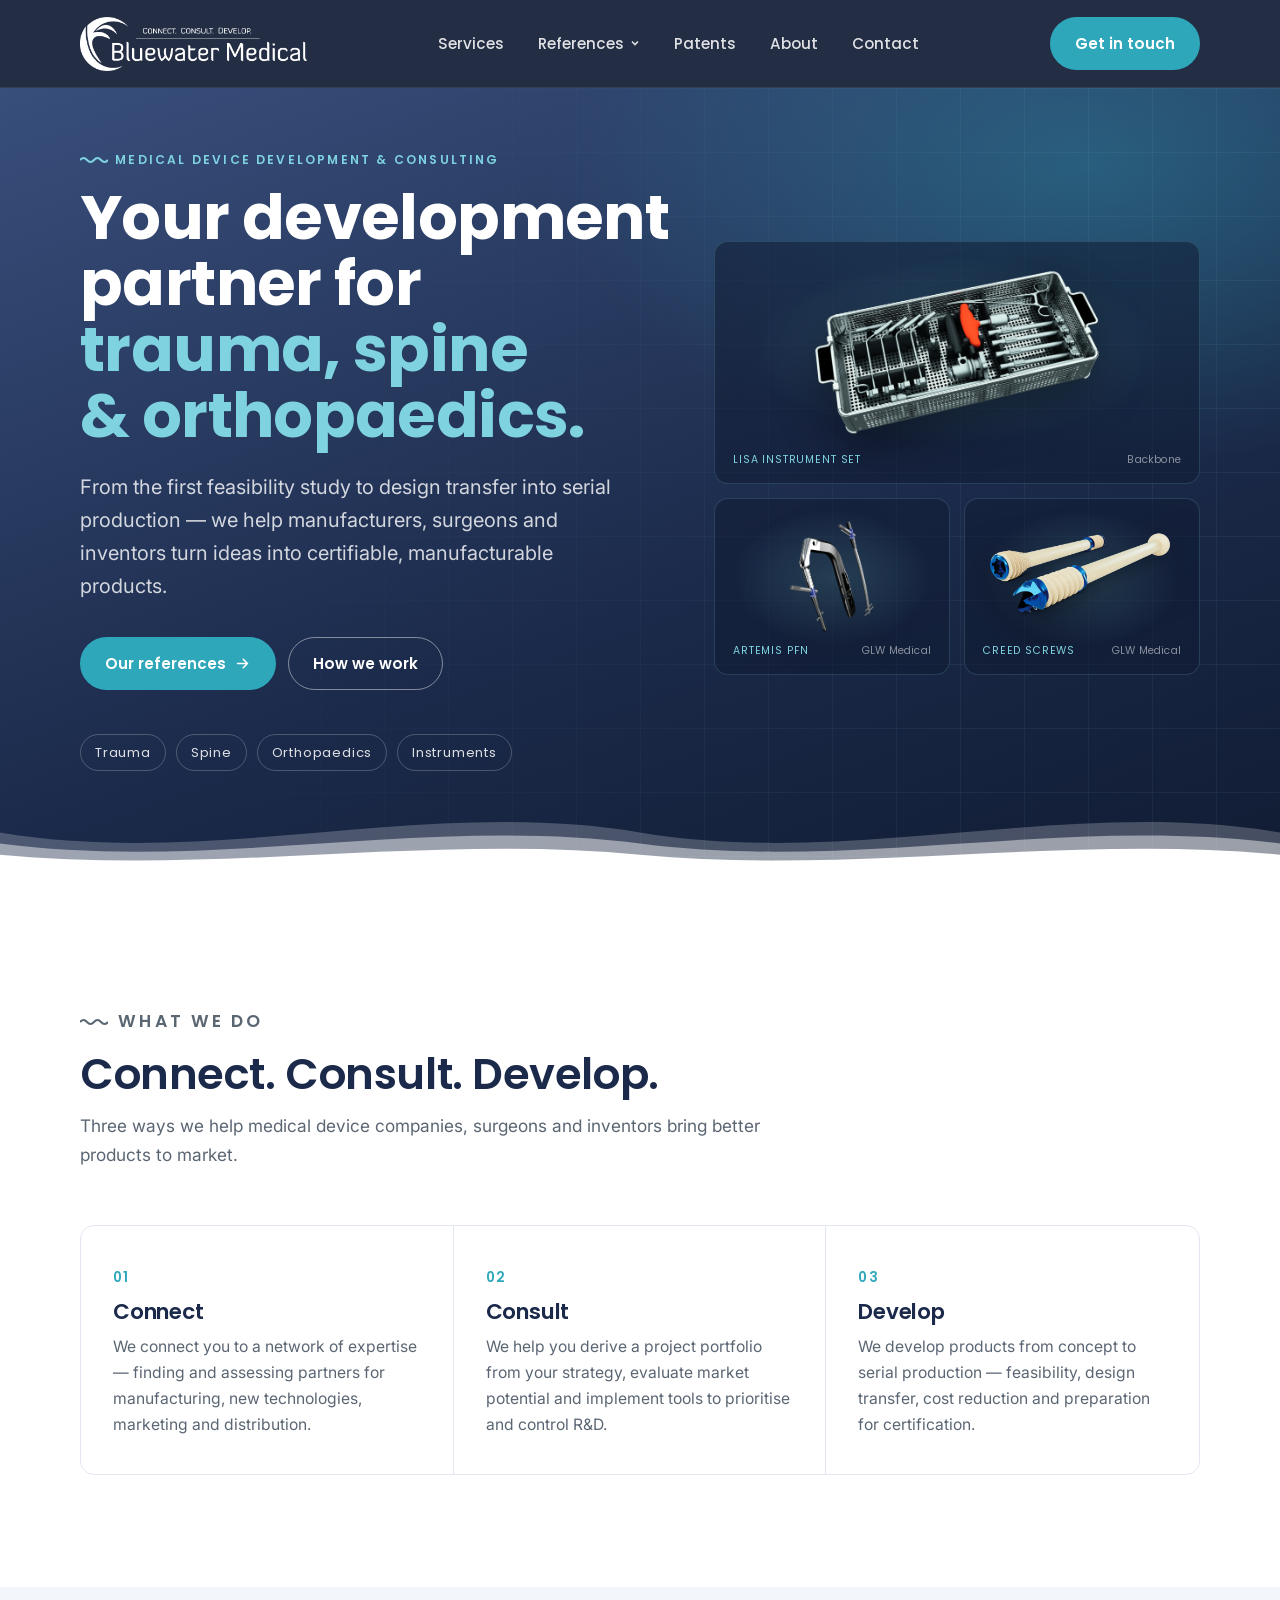
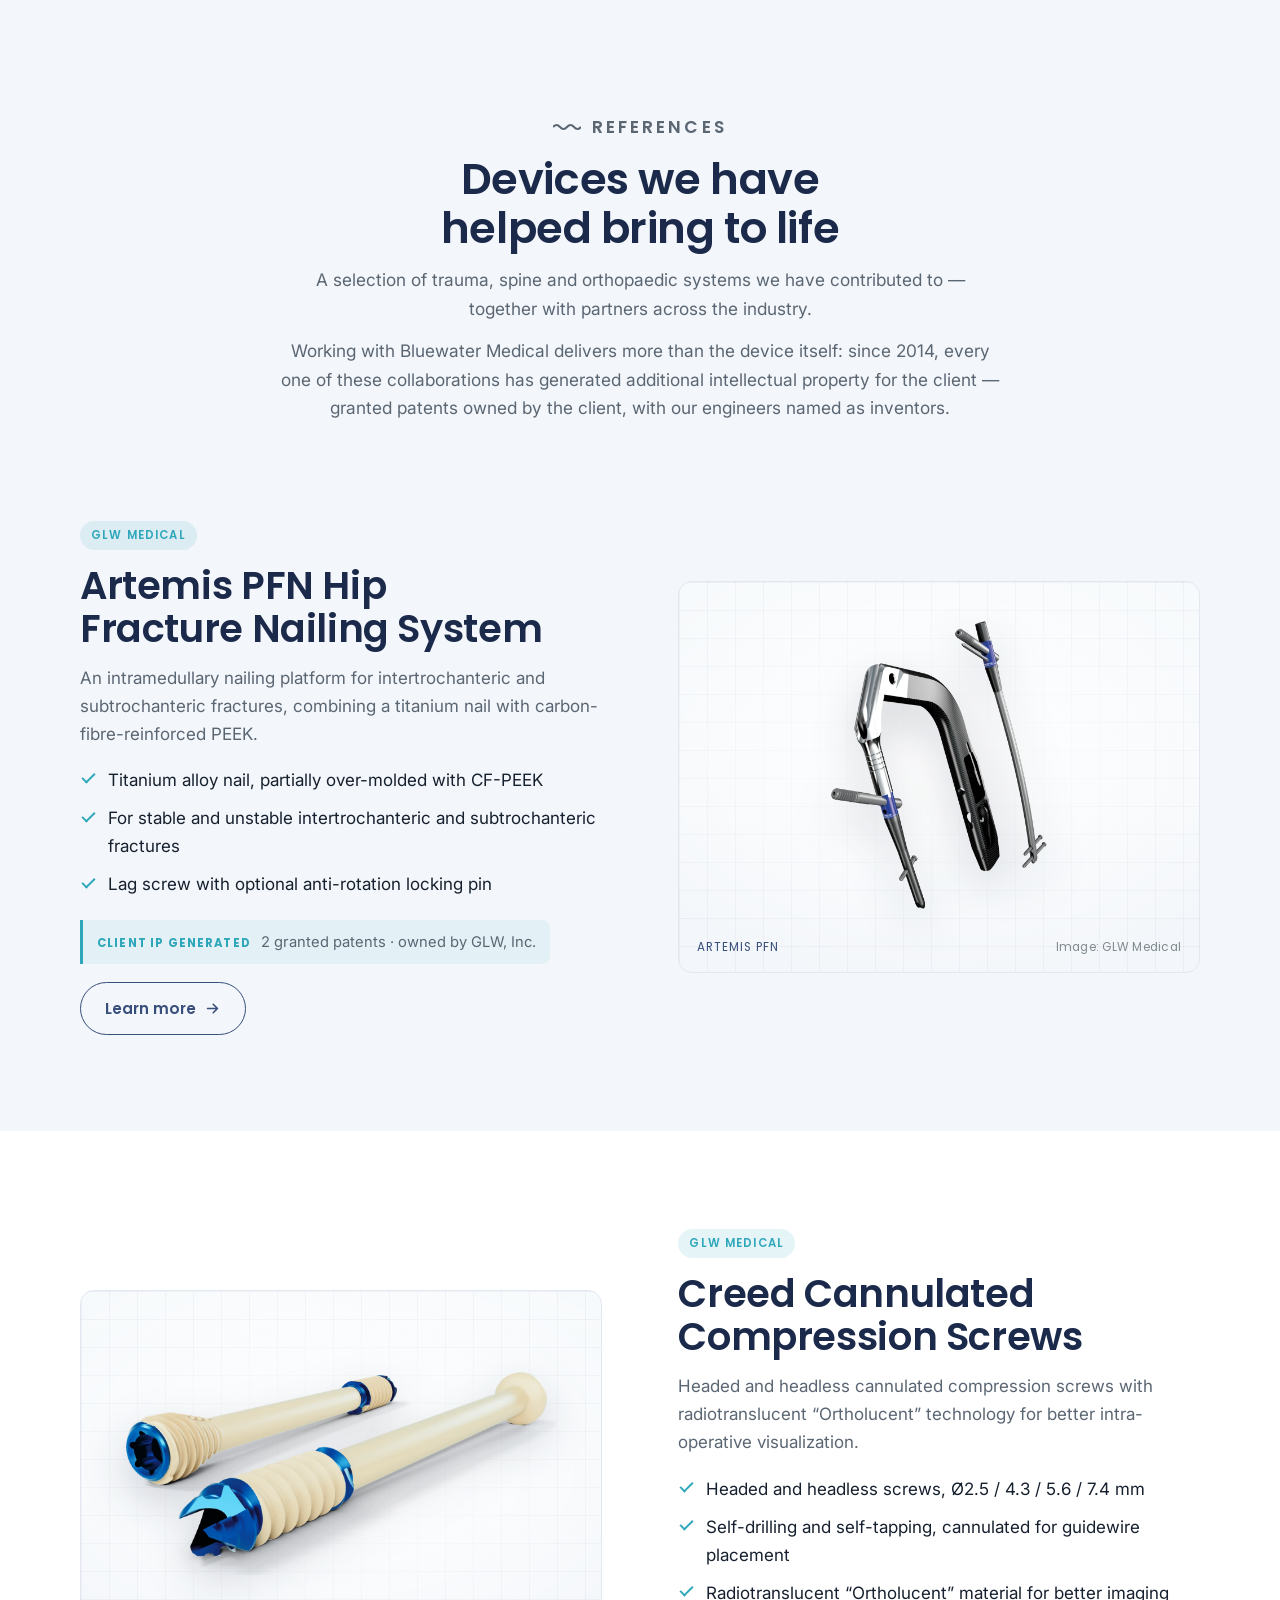
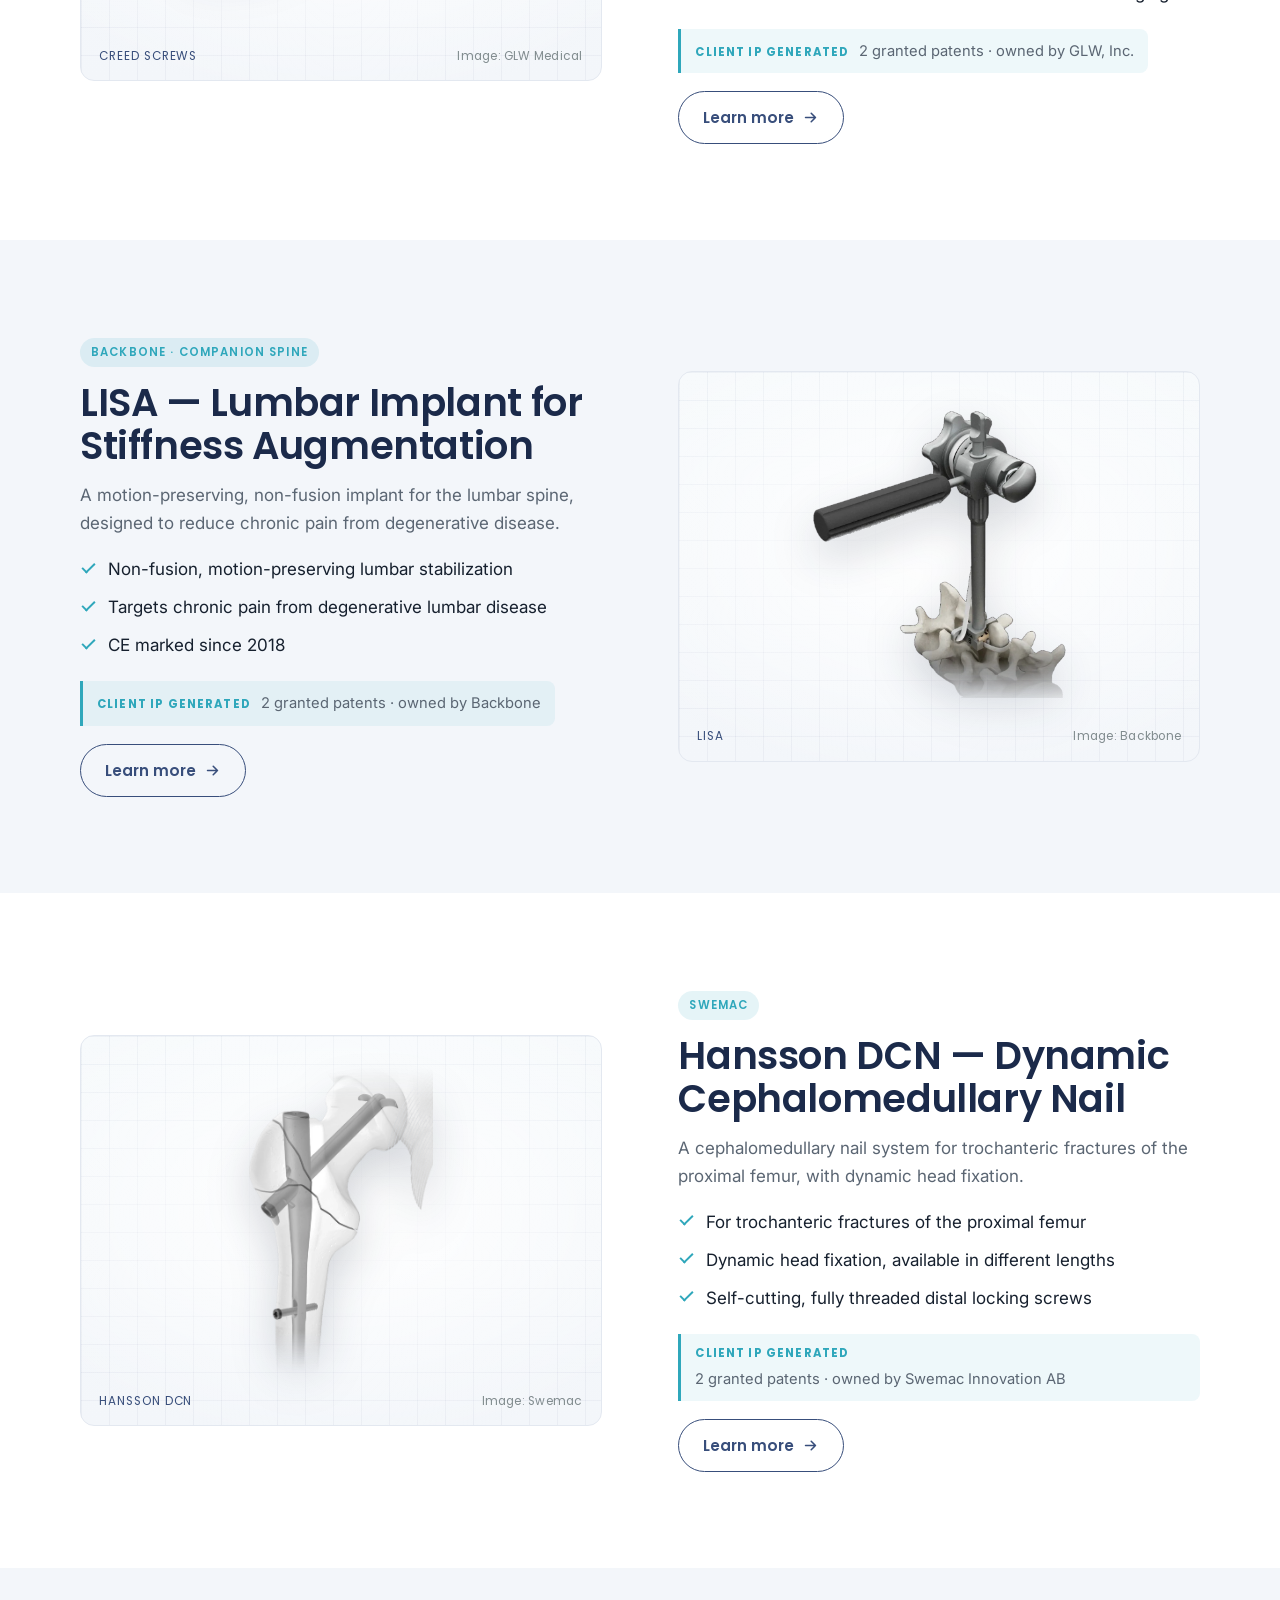
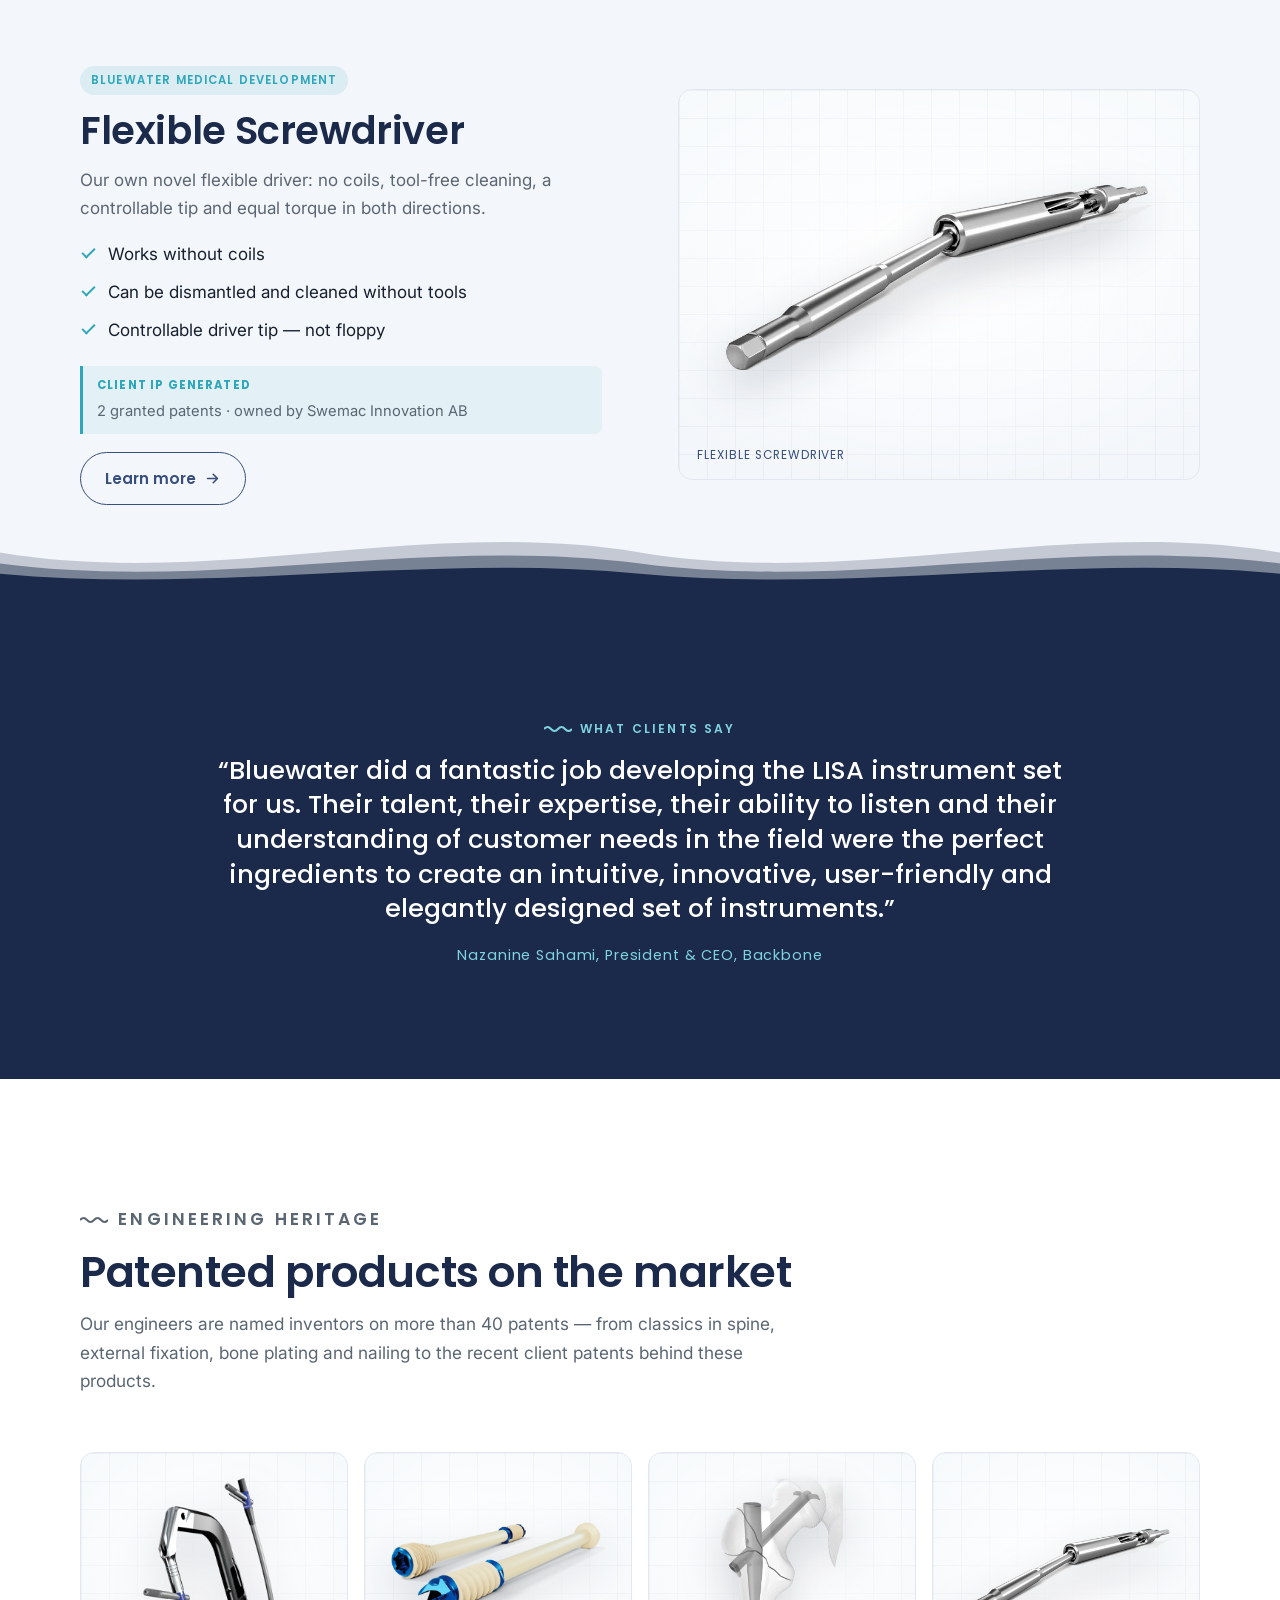
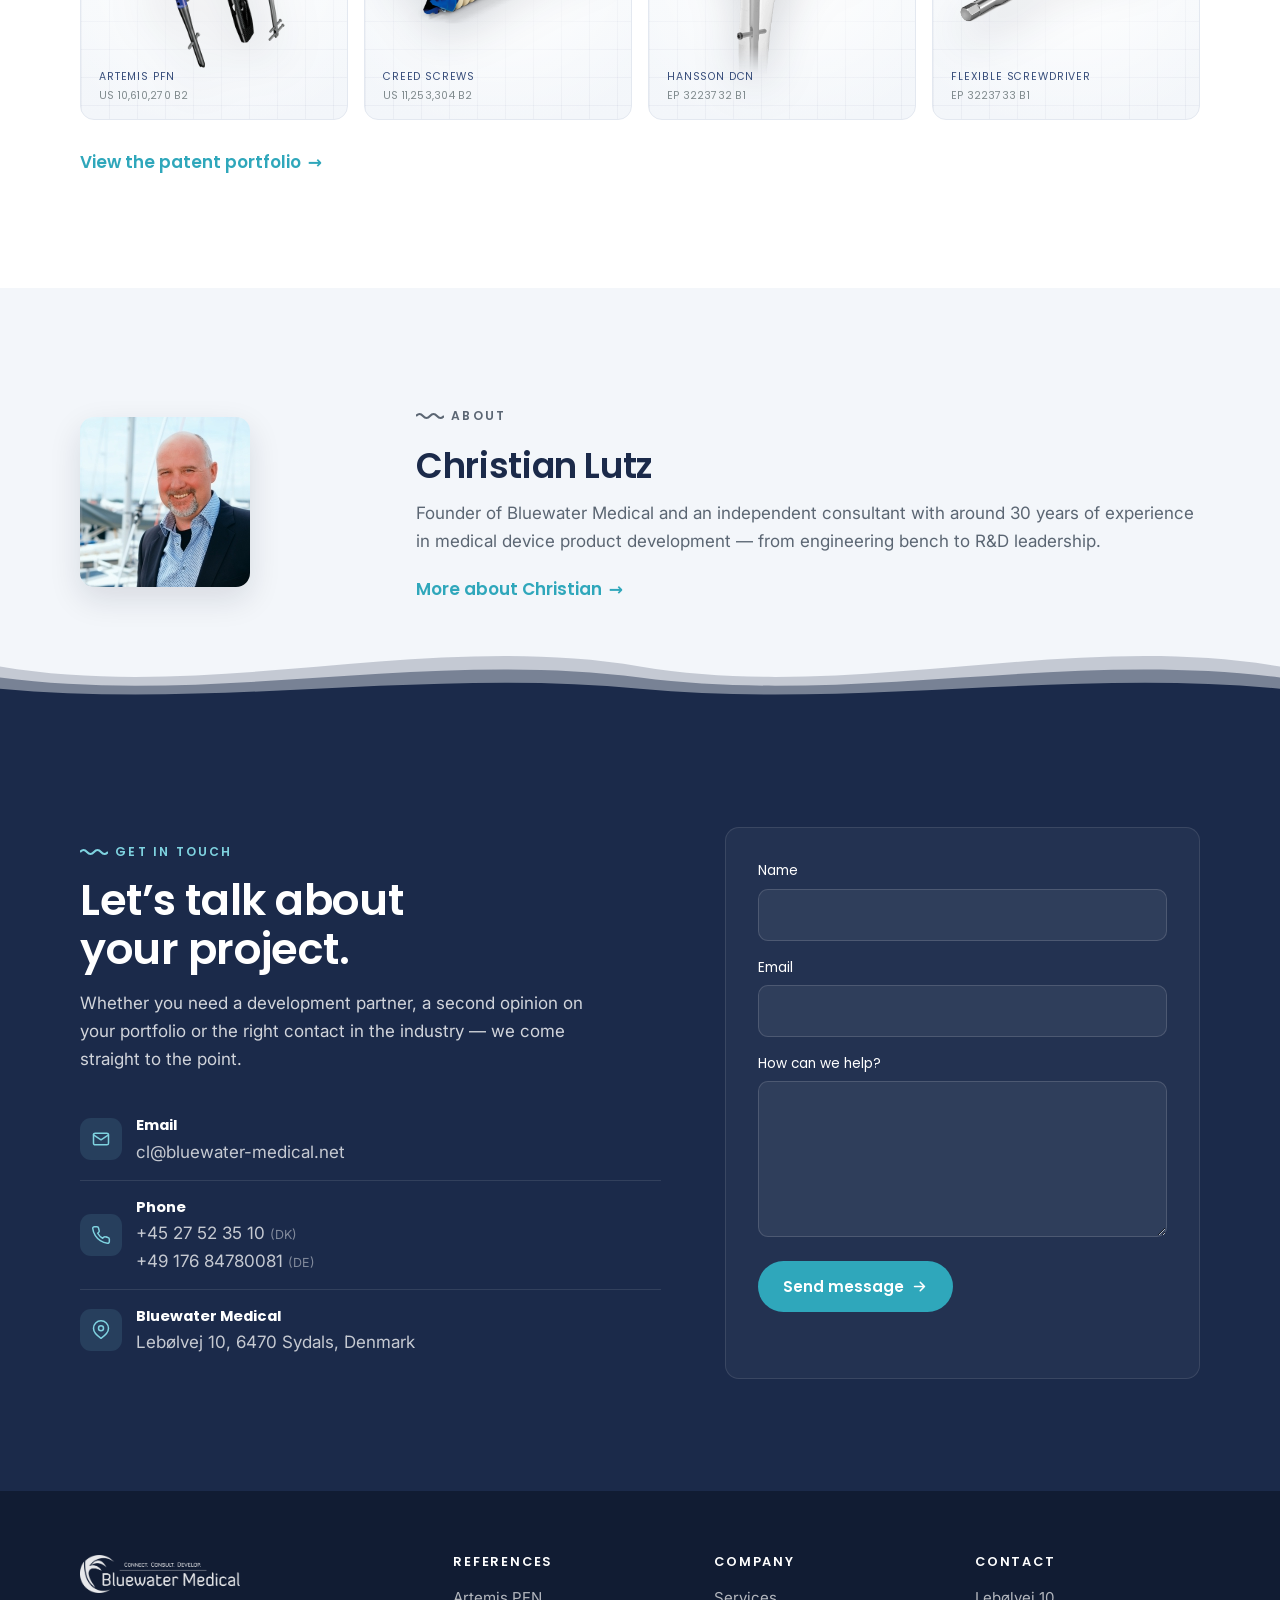
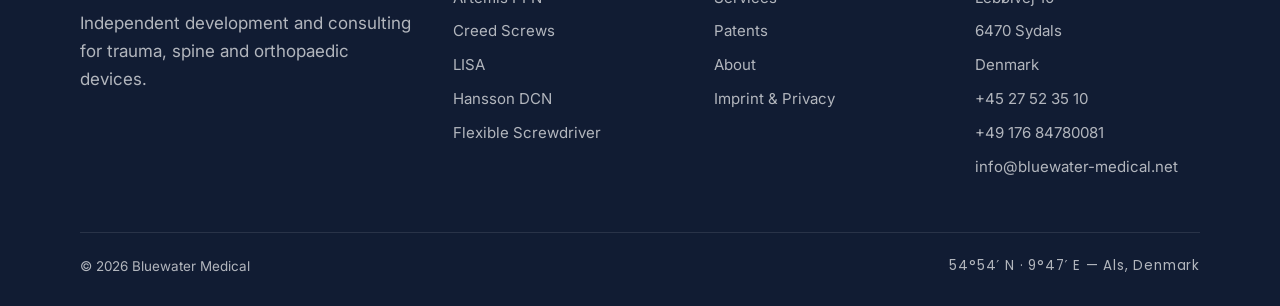
<file: index.html>
<!DOCTYPE html>
<html lang="en">
<head>
<meta name="robots" content="noindex, nofollow">
<meta charset="UTF-8">
<meta name="viewport" content="width=device-width, initial-scale=1">
<title>Bluewater Medical — Development partner for trauma, spine &amp; orthopaedics</title>
<meta name="description" content="Bluewater Medical — independent medical device development and consulting for trauma, spine and orthopaedics. Connect, consult, develop.">
<link rel="canonical" href="https://bluewater-medical.net/">
<meta property="og:title" content="Bluewater Medical — Development partner for trauma, spine &amp; orthopaedics">
<meta property="og:description" content="Bluewater Medical — independent medical device development and consulting for trauma, spine and orthopaedics. Connect, consult, develop.">
<meta property="og:type" content="website">
<link rel="icon" href="assets/img/favicon.png" type="image/png">
<link rel="preconnect" href="https://fonts.googleapis.com">
<link rel="preconnect" href="https://fonts.gstatic.com" crossorigin>
<link href="https://fonts.googleapis.com/css2?family=Poppins:ital,wght@0,500;0,600;0,700;1,500&family=Inter:wght@400;500;600&display=swap" rel="stylesheet">
<link rel="stylesheet" href="assets/css/styles.css">
</head>
<body>
<header class="site-header" id="siteHeader">
  <div class="container nav">
    <a class="brand" href="index.html" aria-label="Bluewater Medical home"><img src="assets/img/logo.png" alt="Bluewater Medical"></a>
    <ul class="nav-links" id="navLinks">
      <li><a href="index.html#services">Services</a></li>
      <li class="has-dropdown"><a href="index.html#references">References <svg class="caret" viewBox="0 0 10 10" fill="none" stroke="currentColor" stroke-width="1.6"><path d="M2 3.5 5 6.5 8 3.5"/></svg></a><div class="dropdown"><a href="references/artemis-pfn/index.html"><b>Artemis PFN</b><span>GLW Medical</span></a><a href="references/creed-screws/index.html"><b>Creed Screws</b><span>GLW Medical</span></a><a href="references/lisa/index.html"><b>LISA</b><span>Backbone · Companion Spine</span></a><a href="references/hansson-dcn/index.html"><b>Hansson DCN</b><span>Swemac</span></a><a href="references/flexible-screwdriver/index.html"><b>Flexible Screwdriver</b><span>Bluewater Medical development</span></a></div></li>
      <li><a href="patents/index.html">Patents</a></li>
      <li><a href="about/index.html">About</a></li>
      <li><a href="index.html#contact">Contact</a></li>
    </ul>
    <div class="nav-cta"><a class="btn btn--accent" href="index.html#contact">Get in touch</a></div>
    <button class="nav-toggle" id="navToggle" aria-label="Toggle menu" aria-expanded="false"><span></span><span></span><span></span></button>
  </div>
</header>
<main>
<section class="hero">
  <div class="container hero-grid">
    <div>
      <p class="eyebrow" style="color:var(--aqua-300)">Medical device development &amp; consulting</p>
      <h1>Your development partner for <em>trauma, spine &amp; orthopaedics.</em></h1>
      <p class="lead">From the first feasibility study to design transfer into serial production — we help manufacturers, surgeons and inventors turn ideas into certifiable, manufacturable products.</p>
      <div class="hero-actions">
        <a class="btn btn--accent" href="#references">Our references <svg viewBox="0 0 24 24" fill="none" stroke="currentColor" stroke-width="2.2" stroke-linecap="round" stroke-linejoin="round"><path d="M5 12h14M13 6l6 6-6 6"/></svg></a>
        <a class="btn btn--ghost" href="#services">How we work</a>
      </div>
      <ul class="hero-focus"><li>Trauma</li><li>Spine</li><li>Orthopaedics</li><li>Instruments</li></ul>
    </div>
    <div class="hero-sheet" aria-hidden="true">
      <figure class="shot shot--dark"><img src="assets/img/lisa-instruments.webp" alt="LISA instrument set" loading="lazy"><figcaption><span>LISA instrument set</span><span>Backbone</span></figcaption></figure>
      <figure class="shot shot--dark"><img src="assets/img/artemis.webp" alt="Artemis PFN" loading="lazy"><figcaption><span>Artemis PFN</span><span>GLW Medical</span></figcaption></figure>
      <figure class="shot shot--dark"><img src="assets/img/creed.webp" alt="Creed screws" loading="lazy"><figcaption><span>Creed screws</span><span>GLW Medical</span></figcaption></figure>
    </div>
  </div>
  <div class="waves waves--bottom" aria-hidden="true"><svg class="w1" viewBox="0 0 2880 100" preserveAspectRatio="none"><path fill="#fff" fill-opacity=".22" d="M0,45 C240,85 480,5 720,45 C960,85 1200,5 1440,45 C1680,85 1920,5 2160,45 C2400,85 2640,5 2880,45 L2880,100 L0,100 Z"/></svg><svg class="w2" viewBox="0 0 2880 100" preserveAspectRatio="none"><path fill="#fff" fill-opacity=".45" d="M0,45 C240,85 480,5 720,45 C960,85 1200,5 1440,45 C1680,85 1920,5 2160,45 C2400,85 2640,5 2880,45 L2880,100 L0,100 Z"/></svg><svg class="w3" viewBox="0 0 2880 100" preserveAspectRatio="none"><path fill="#fff" fill-opacity="1" d="M0,45 C240,85 480,5 720,45 C960,85 1200,5 1440,45 C1680,85 1920,5 2160,45 C2400,85 2640,5 2880,45 L2880,100 L0,100 Z"/></svg></div>
</section>

<section class="section" id="services">
  <div class="container">
    <div class="section-head reveal">
      <p class="eyebrow">What we do</p>
      <h2>Connect. Consult. Develop.</h2>
      <p>Three ways we help medical device companies, surgeons and inventors bring better products to market.</p>
    </div>
    <div class="services reveal">
      <div class="service"><span class="num">01</span><h3>Connect</h3><p>We connect you to a network of expertise — finding and assessing partners for manufacturing, new technologies, marketing and distribution.</p></div>
      <div class="service"><span class="num">02</span><h3>Consult</h3><p>We help you derive a project portfolio from your strategy, evaluate market potential and implement tools to prioritise and control R&amp;D.</p></div>
      <div class="service"><span class="num">03</span><h3>Develop</h3><p>We develop products from concept to serial production — feasibility, design transfer, cost reduction and preparation for certification.</p></div>
    </div>
  </div>
</section>

<section id="references" class="section section--mist" style="padding-bottom:0">
  <div class="container"><div class="section-head center reveal" style="margin-bottom:0">
    <p class="eyebrow">References</p>
    <h2>Devices we have helped bring to life</h2>
    <p>A selection of trauma, spine and orthopaedic systems we have contributed to — together with partners across the industry.</p>
    <p>Working with Bluewater Medical delivers more than the device itself: since 2014, every one of these collaborations has generated additional intellectual property for the client — granted patents owned by the client, with our engineers named as inventors.</p>
  </div></div>
</section>
<div class="bands">
<section class="band" id="reference-artemis-pfn">
  <div class="container band-grid">
    <div class="reveal">
      <span class="tag">GLW Medical</span>
      <h2>Artemis PFN Hip Fracture Nailing System</h2>
      <p>An intramedullary nailing platform for intertrochanteric and subtrochanteric fractures, combining a titanium nail with carbon-fibre-reinforced PEEK.</p>
      <ul class="ticks"><li>Titanium alloy nail, partially over-molded with CF-PEEK</li><li>For stable and unstable intertrochanteric and subtrochanteric fractures</li><li>Lag screw with optional anti-rotation locking pin</li></ul>
      <p class="ip-note"><b>Client IP generated</b>2 granted patents · owned by GLW, Inc.</p>
      <a class="btn btn--outline" href="references/artemis-pfn/index.html">Learn more <svg viewBox="0 0 24 24" fill="none" stroke="currentColor" stroke-width="2.2" stroke-linecap="round" stroke-linejoin="round"><path d="M5 12h14M13 6l6 6-6 6"/></svg></a>
    </div>
    <div class="reveal"><figure class="shot"><img src="assets/img/artemis.webp" alt="Artemis PFN nail and targeting device" loading="lazy"><figcaption><span>Artemis PFN</span><span>Image: GLW Medical</span></figcaption></figure></div>
  </div>
</section><section class="band" id="reference-creed-screws">
  <div class="container band-grid">
    <div class="reveal">
      <span class="tag">GLW Medical</span>
      <h2>Creed Cannulated Compression Screws</h2>
      <p>Headed and headless cannulated compression screws with radiotranslucent “Ortholucent” technology for better intra-operative visualization.</p>
      <ul class="ticks"><li>Headed and headless screws, Ø2.5 / 4.3 / 5.6 / 7.4 mm</li><li>Self-drilling and self-tapping, cannulated for guidewire placement</li><li>Radiotranslucent “Ortholucent” material for better imaging</li></ul>
      <p class="ip-note"><b>Client IP generated</b>2 granted patents · owned by GLW, Inc.</p>
      <a class="btn btn--outline" href="references/creed-screws/index.html">Learn more <svg viewBox="0 0 24 24" fill="none" stroke="currentColor" stroke-width="2.2" stroke-linecap="round" stroke-linejoin="round"><path d="M5 12h14M13 6l6 6-6 6"/></svg></a>
    </div>
    <div class="reveal"><figure class="shot"><img src="assets/img/creed.webp" alt="Creed headed and headless screws" loading="lazy"><figcaption><span>Creed Screws</span><span>Image: GLW Medical</span></figcaption></figure></div>
  </div>
</section><section class="band" id="reference-lisa">
  <div class="container band-grid">
    <div class="reveal">
      <span class="tag">Backbone · Companion Spine</span>
      <h2>LISA — Lumbar Implant for Stiffness Augmentation</h2>
      <p>A motion-preserving, non-fusion implant for the lumbar spine, designed to reduce chronic pain from degenerative disease.</p>
      <ul class="ticks"><li>Non-fusion, motion-preserving lumbar stabilization</li><li>Targets chronic pain from degenerative lumbar disease</li><li>CE marked since 2018</li></ul>
      <p class="ip-note"><b>Client IP generated</b>2 granted patents · owned by Backbone</p>
      <a class="btn btn--outline" href="references/lisa/index.html">Learn more <svg viewBox="0 0 24 24" fill="none" stroke="currentColor" stroke-width="2.2" stroke-linecap="round" stroke-linejoin="round"><path d="M5 12h14M13 6l6 6-6 6"/></svg></a>
    </div>
    <div class="reveal"><figure class="shot"><img src="assets/img/lisa-tensioner.webp" alt="LISA tensioner on a spine model" loading="lazy"><figcaption><span>LISA</span><span>Image: Backbone</span></figcaption></figure></div>
  </div>
</section><section class="band" id="reference-hansson-dcn">
  <div class="container band-grid">
    <div class="reveal">
      <span class="tag">Swemac</span>
      <h2>Hansson DCN — Dynamic Cephalomedullary Nail</h2>
      <p>A cephalomedullary nail system for trochanteric fractures of the proximal femur, with dynamic head fixation.</p>
      <ul class="ticks"><li>For trochanteric fractures of the proximal femur</li><li>Dynamic head fixation, available in different lengths</li><li>Self-cutting, fully threaded distal locking screws</li></ul>
      <p class="ip-note"><b>Client IP generated</b>2 granted patents · owned by Swemac Innovation AB</p>
      <a class="btn btn--outline" href="references/hansson-dcn/index.html">Learn more <svg viewBox="0 0 24 24" fill="none" stroke="currentColor" stroke-width="2.2" stroke-linecap="round" stroke-linejoin="round"><path d="M5 12h14M13 6l6 6-6 6"/></svg></a>
    </div>
    <div class="reveal"><figure class="shot"><img src="assets/img/hansson-dcn.webp" alt="Hansson DCN in the proximal femur" loading="lazy"><figcaption><span>Hansson DCN</span><span>Image: Swemac</span></figcaption></figure></div>
  </div>
</section><section class="band" id="reference-flexible-screwdriver">
  <div class="container band-grid">
    <div class="reveal">
      <span class="tag">Bluewater Medical development</span>
      <h2>Flexible Screwdriver</h2>
      <p>Our own novel flexible driver: no coils, tool-free cleaning, a controllable tip and equal torque in both directions.</p>
      <ul class="ticks"><li>Works without coils</li><li>Can be dismantled and cleaned without tools</li><li>Controllable driver tip — not floppy</li></ul>
      <p class="ip-note"><b>Client IP generated</b>2 granted patents · owned by Swemac Innovation AB</p>
      <a class="btn btn--outline" href="references/flexible-screwdriver/index.html">Learn more <svg viewBox="0 0 24 24" fill="none" stroke="currentColor" stroke-width="2.2" stroke-linecap="round" stroke-linejoin="round"><path d="M5 12h14M13 6l6 6-6 6"/></svg></a>
    </div>
    <div class="reveal"><figure class="shot"><img src="assets/img/flex-driver.webp" alt="Flexible screwdriver" loading="lazy"><figcaption><span>Flexible Screwdriver</span><span></span></figcaption></figure></div>
  </div>
</section>
</div>

<section class="section section--dark quote-band">
  <div class="waves waves--top" aria-hidden="true"><svg class="w1" viewBox="0 0 2880 100" preserveAspectRatio="none"><path fill="#1b2a4a" fill-opacity=".22" d="M0,45 C240,85 480,5 720,45 C960,85 1200,5 1440,45 C1680,85 1920,5 2160,45 C2400,85 2640,5 2880,45 L2880,100 L0,100 Z"/></svg><svg class="w2" viewBox="0 0 2880 100" preserveAspectRatio="none"><path fill="#1b2a4a" fill-opacity=".45" d="M0,45 C240,85 480,5 720,45 C960,85 1200,5 1440,45 C1680,85 1920,5 2160,45 C2400,85 2640,5 2880,45 L2880,100 L0,100 Z"/></svg><svg class="w3" viewBox="0 0 2880 100" preserveAspectRatio="none"><path fill="#1b2a4a" fill-opacity="1" d="M0,45 C240,85 480,5 720,45 C960,85 1200,5 1440,45 C1680,85 1920,5 2160,45 C2400,85 2640,5 2880,45 L2880,100 L0,100 Z"/></svg></div>
  <div class="container reveal">
    <p class="eyebrow" style="color:var(--aqua-300)">What clients say</p>
    <blockquote>“Bluewater did a fantastic job developing the LISA instrument set for us. Their talent, their expertise, their ability to listen and their understanding of customer needs in the field were the perfect ingredients to create an intuitive, innovative, user-friendly and elegantly designed set of instruments.”</blockquote>
    <cite>Nazanine Sahami, President &amp; CEO, Backbone</cite>
  </div>
</section>

<section class="section">
  <div class="container">
    <div class="section-head reveal">
      <p class="eyebrow">Engineering heritage</p>
      <h2>Patented products on the market</h2>
      <p>Our engineers are named inventors on more than 40 patents — from classics in spine, external fixation, bone plating and nailing to the recent client patents behind these products.</p>
    </div>
    <div class="patent-teaser"><a class="reveal" href="references/artemis-pfn/index.html"><figure class="shot"><img src="assets/img/artemis.webp" alt="Artemis PFN nail and targeting device" loading="lazy"><figcaption><span>Artemis PFN</span><span>US 10,610,270 B2</span></figcaption></figure></a><a class="reveal" href="references/creed-screws/index.html"><figure class="shot"><img src="assets/img/creed.webp" alt="Creed headed and headless screws" loading="lazy"><figcaption><span>Creed Screws</span><span>US 11,253,304 B2</span></figcaption></figure></a><a class="reveal" href="references/hansson-dcn/index.html"><figure class="shot"><img src="assets/img/hansson-dcn.webp" alt="Hansson DCN in the proximal femur" loading="lazy"><figcaption><span>Hansson DCN</span><span>EP 3223732 B1</span></figcaption></figure></a><a class="reveal" href="references/flexible-screwdriver/index.html"><figure class="shot"><img src="assets/img/flex-driver.webp" alt="Flexible screwdriver" loading="lazy"><figcaption><span>Flexible Screwdriver</span><span>EP 3223733 B1</span></figcaption></figure></a></div>
    <p style="margin-top:28px"><a class="link-arrow" href="patents/index.html">View the patent portfolio</a></p>
  </div>
</section>

<section class="section section--mist">
  <div class="container teaser reveal">
    <img src="assets/img/christian-lutz.jpg" alt="Christian Lutz">
    <div>
      <p class="eyebrow">About</p>
      <h2>Christian Lutz</h2>
      <p>Founder of Bluewater Medical and an independent consultant with around 30 years of experience in medical device product development — from engineering bench to R&amp;D leadership.</p>
      <a class="link-arrow" href="about/index.html">More about Christian</a>
    </div>
  </div>
</section>

<section class="section section--dark" id="contact">
  <div class="waves waves--top" aria-hidden="true"><svg class="w1" viewBox="0 0 2880 100" preserveAspectRatio="none"><path fill="#1b2a4a" fill-opacity=".22" d="M0,45 C240,85 480,5 720,45 C960,85 1200,5 1440,45 C1680,85 1920,5 2160,45 C2400,85 2640,5 2880,45 L2880,100 L0,100 Z"/></svg><svg class="w2" viewBox="0 0 2880 100" preserveAspectRatio="none"><path fill="#1b2a4a" fill-opacity=".45" d="M0,45 C240,85 480,5 720,45 C960,85 1200,5 1440,45 C1680,85 1920,5 2160,45 C2400,85 2640,5 2880,45 L2880,100 L0,100 Z"/></svg><svg class="w3" viewBox="0 0 2880 100" preserveAspectRatio="none"><path fill="#1b2a4a" fill-opacity="1" d="M0,45 C240,85 480,5 720,45 C960,85 1200,5 1440,45 C1680,85 1920,5 2160,45 C2400,85 2640,5 2880,45 L2880,100 L0,100 Z"/></svg></div>
  <div class="container contact-band">
    <div class="reveal">
      <p class="eyebrow" style="color:var(--aqua-300)">Get in touch</p>
      <h2 style="font-size:clamp(1.9rem,3.4vw,2.7rem)">Let’s talk about your project.</h2>
      <p style="margin:16px 0 26px;max-width:520px">Whether you need a development partner, a second opinion on your portfolio or the right contact in the industry — we come straight to the point.</p>
      <ul class="contact-list">
        <li><span class="ic"><svg viewBox="0 0 24 24" fill="none" stroke="currentColor" stroke-width="1.8" stroke-linecap="round" stroke-linejoin="round"><rect x="3" y="5" width="18" height="14" rx="2"/><path d="m3 7 9 6 9-6"/></svg></span><div><b>Email</b><a href="mailto:cl@bluewater-medical.net">cl@bluewater-medical.net</a></div></li>
        <li><span class="ic"><svg viewBox="0 0 24 24" fill="none" stroke="currentColor" stroke-width="1.8" stroke-linecap="round" stroke-linejoin="round"><path d="M22 16.9v3a2 2 0 0 1-2.2 2 19.8 19.8 0 0 1-8.6-3.1 19.5 19.5 0 0 1-6-6A19.8 19.8 0 0 1 2.1 4.2 2 2 0 0 1 4.1 2h3a2 2 0 0 1 2 1.7c.1 1 .4 1.9.7 2.8a2 2 0 0 1-.5 2.1L8 9.9a16 16 0 0 0 6 6l1.3-1.3a2 2 0 0 1 2.1-.4c.9.3 1.8.6 2.8.7a2 2 0 0 1 1.7 2z"/></svg></span><div><b>Phone</b><a href="tel:+4527523510">+45 27 52 35 10</a> <small>(DK)</small><br><a href="tel:+4917684780081">+49 176 84780081</a> <small>(DE)</small></div></li>
        <li><span class="ic"><svg viewBox="0 0 24 24" fill="none" stroke="currentColor" stroke-width="1.8" stroke-linecap="round" stroke-linejoin="round"><path d="M21 10c0 6-9 12-9 12s-9-6-9-12a9 9 0 0 1 18 0z"/><circle cx="12" cy="10" r="3"/></svg></span><div><b>Bluewater Medical</b><span>Lebølvej 10, 6470 Sydals, Denmark</span></div></li>
      </ul>
    </div>
    <form class="contact-form reveal" action="contact.php" method="post" data-contact-form>
      <div class="field"><label for="cf-name">Name</label><input id="cf-name" name="name" type="text" autocomplete="name" maxlength="100" required></div>
      <div class="field"><label for="cf-email">Email</label><input id="cf-email" name="email" type="email" autocomplete="email" required></div>
      <div class="field"><label for="cf-msg">How can we help?</label><textarea id="cf-msg" name="message" rows="5" maxlength="5000" required></textarea></div>
      <div class="hp" aria-hidden="true"><label for="cf-web">Website</label><input id="cf-web" name="website" type="text" tabindex="-1" autocomplete="off"></div>
      <button class="btn btn--accent" type="submit">Send message <svg viewBox="0 0 24 24" fill="none" stroke="currentColor" stroke-width="2.2" stroke-linecap="round" stroke-linejoin="round"><path d="M5 12h14M13 6l6 6-6 6"/></svg></button>
      <p class="form-status" role="status" aria-live="polite"></p>
    </form>
  </div>
</section>
</main>
<footer class="site-footer">
  <div class="container">
    <div class="footer-grid">
      <div><img src="assets/img/logo.png" alt="Bluewater Medical"><p>Independent development and consulting for trauma, spine and orthopaedic devices.</p></div>
      <div><h4>References</h4><ul><li><a href="references/artemis-pfn/index.html">Artemis PFN</a></li><li><a href="references/creed-screws/index.html">Creed Screws</a></li><li><a href="references/lisa/index.html">LISA</a></li><li><a href="references/hansson-dcn/index.html">Hansson DCN</a></li><li><a href="references/flexible-screwdriver/index.html">Flexible Screwdriver</a></li></ul></div>
      <div><h4>Company</h4><ul><li><a href="index.html#services">Services</a></li><li><a href="patents/index.html">Patents</a></li><li><a href="about/index.html">About</a></li><li><a href="imprint/index.html">Imprint &amp; Privacy</a></li></ul></div>
      <div><h4>Contact</h4><ul><li>Lebølvej 10</li><li>6470 Sydals</li><li>Denmark</li><li><a href="tel:+4527523510">+45 27 52 35 10</a></li><li><a href="tel:+4917684780081">+49 176 84780081</a></li><li><a href="mailto:info@bluewater-medical.net">info@bluewater-medical.net</a></li></ul></div>
    </div>
    <div class="footer-bottom"><span>© <span class="js-year">2026</span> Bluewater Medical</span><span class="coords">54°54′ N · 9°47′ E — Als, Denmark</span></div>
  </div>
</footer>
<script src="assets/js/main.js"></script>
</body>
</html>
</file>
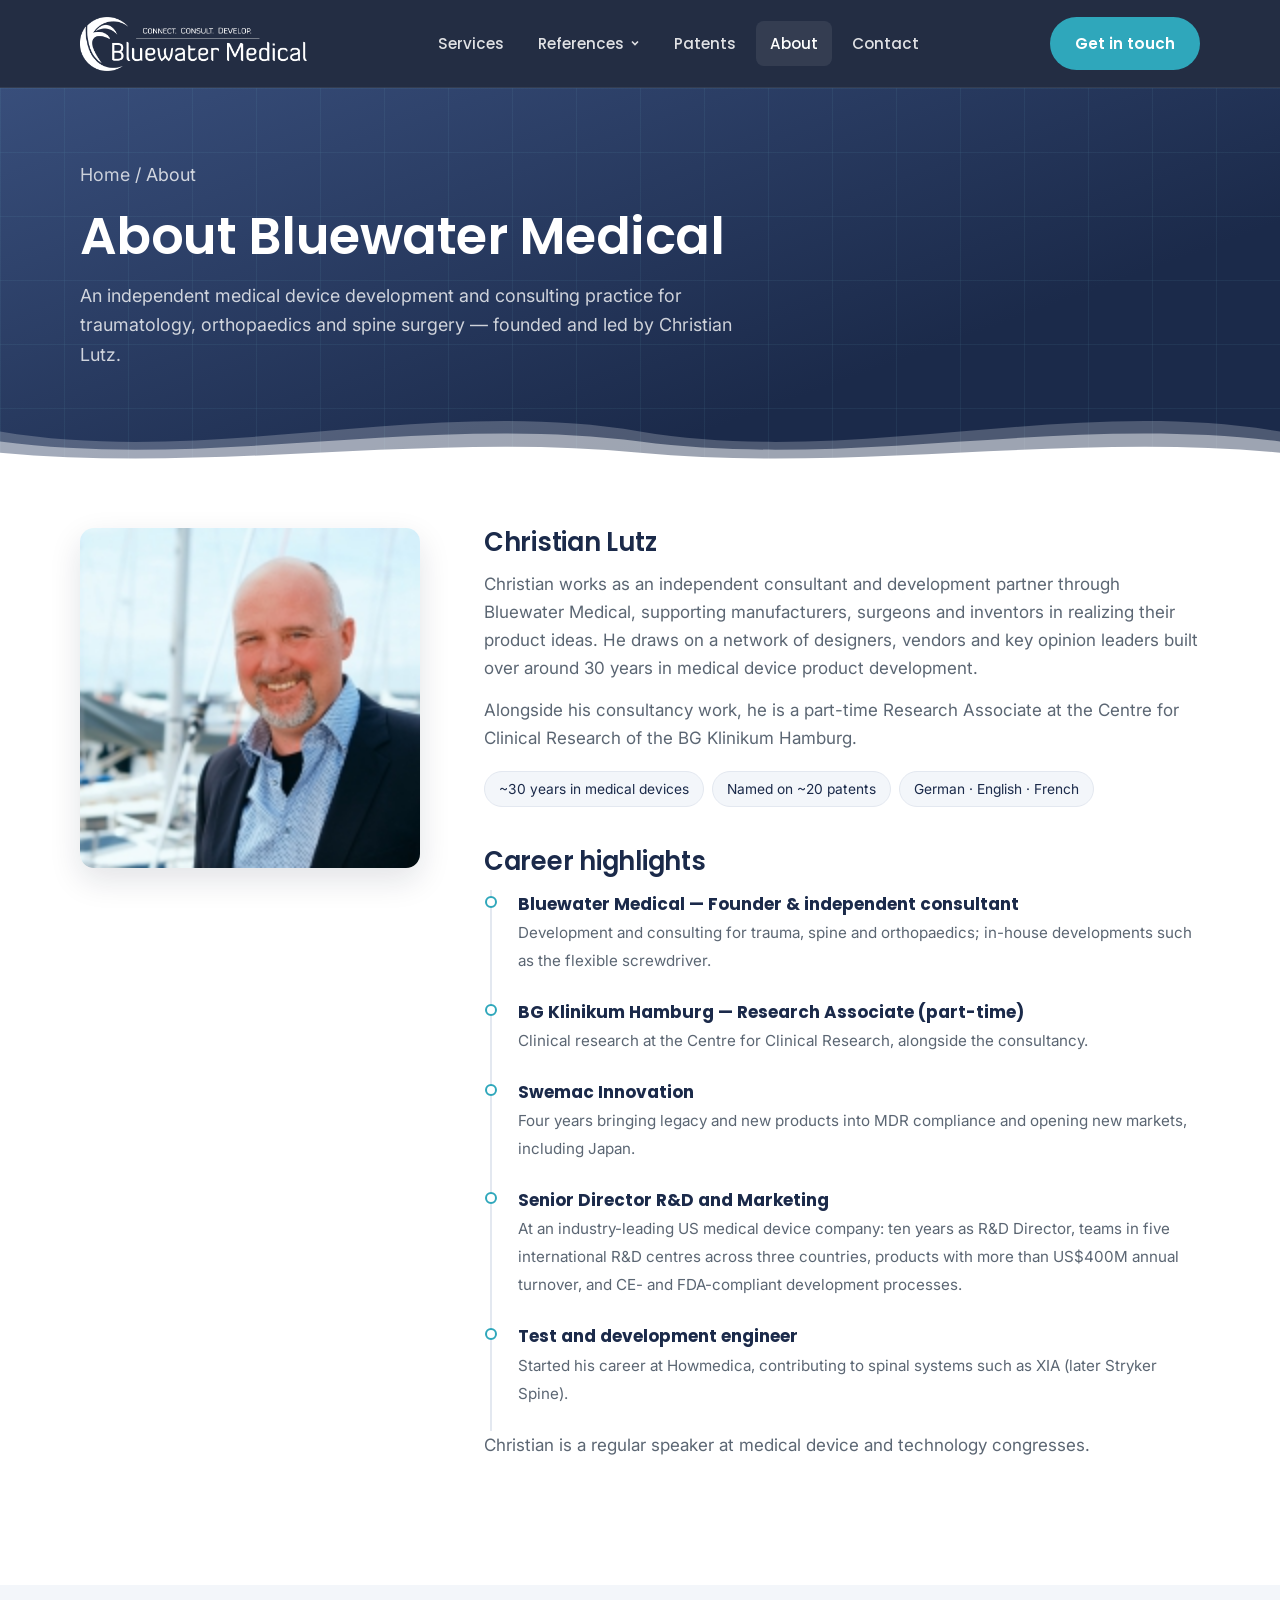
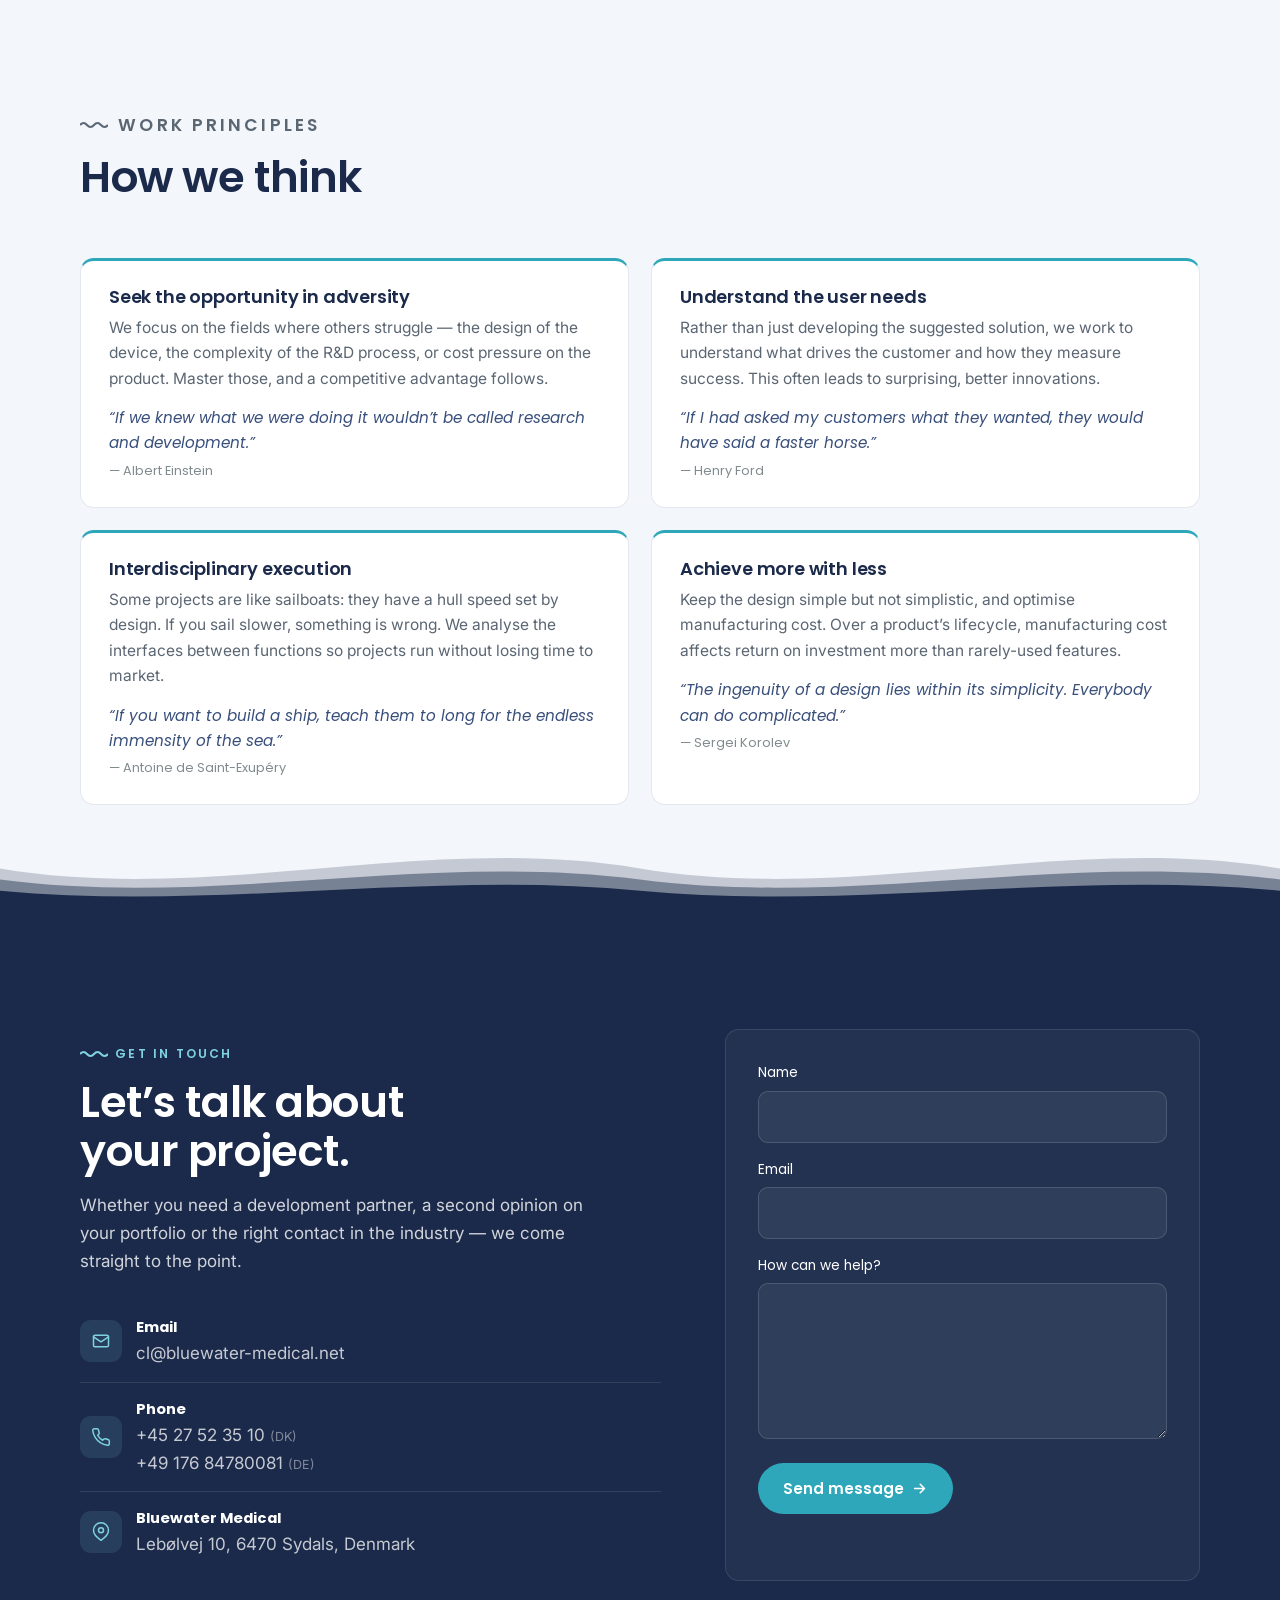
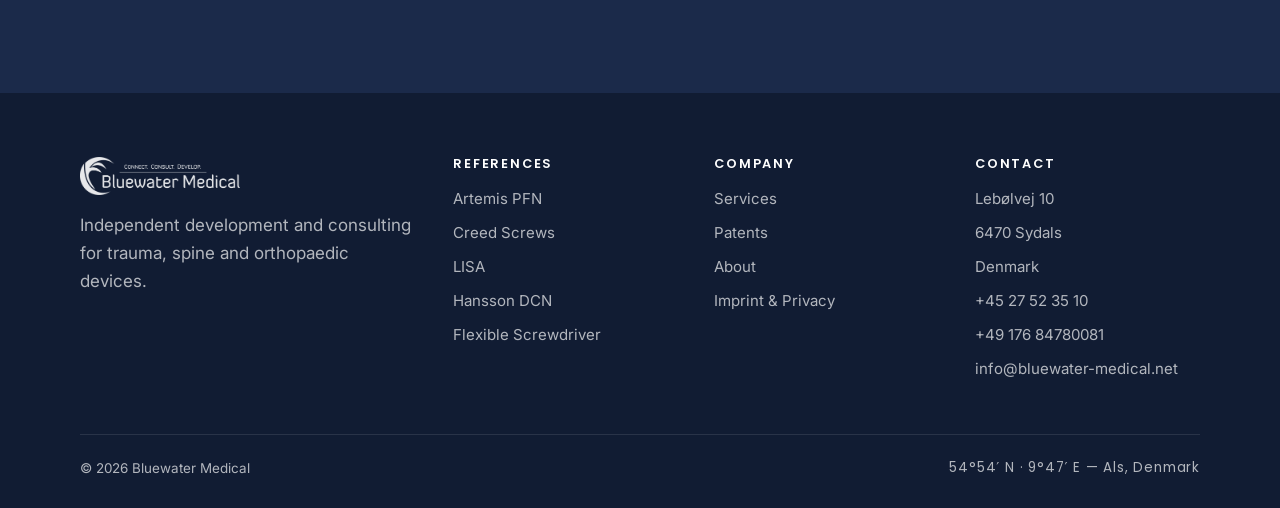
<file: about/index.html>
<!DOCTYPE html>
<html lang="en">
<head>
<meta name="robots" content="noindex, nofollow">
<meta charset="UTF-8">
<meta name="viewport" content="width=device-width, initial-scale=1">
<title>About | Bluewater Medical</title>
<meta name="description" content="About Bluewater Medical and founder Christian Lutz — around 30 years of medical device product development.">
<link rel="canonical" href="https://bluewater-medical.net/about/">
<meta property="og:title" content="About | Bluewater Medical">
<meta property="og:description" content="About Bluewater Medical and founder Christian Lutz — around 30 years of medical device product development.">
<meta property="og:type" content="website">
<link rel="icon" href="../assets/img/favicon.png" type="image/png">
<link rel="preconnect" href="https://fonts.googleapis.com">
<link rel="preconnect" href="https://fonts.gstatic.com" crossorigin>
<link href="https://fonts.googleapis.com/css2?family=Poppins:ital,wght@0,500;0,600;0,700;1,500&family=Inter:wght@400;500;600&display=swap" rel="stylesheet">
<link rel="stylesheet" href="../assets/css/styles.css">
</head>
<body>
<header class="site-header" id="siteHeader">
  <div class="container nav">
    <a class="brand" href="../index.html" aria-label="Bluewater Medical home"><img src="../assets/img/logo.png" alt="Bluewater Medical"></a>
    <ul class="nav-links" id="navLinks">
      <li><a href="../index.html#services">Services</a></li>
      <li class="has-dropdown"><a href="../index.html#references">References <svg class="caret" viewBox="0 0 10 10" fill="none" stroke="currentColor" stroke-width="1.6"><path d="M2 3.5 5 6.5 8 3.5"/></svg></a><div class="dropdown"><a href="../references/artemis-pfn/index.html"><b>Artemis PFN</b><span>GLW Medical</span></a><a href="../references/creed-screws/index.html"><b>Creed Screws</b><span>GLW Medical</span></a><a href="../references/lisa/index.html"><b>LISA</b><span>Backbone · Companion Spine</span></a><a href="../references/hansson-dcn/index.html"><b>Hansson DCN</b><span>Swemac</span></a><a href="../references/flexible-screwdriver/index.html"><b>Flexible Screwdriver</b><span>Bluewater Medical development</span></a></div></li>
      <li><a href="../patents/index.html">Patents</a></li>
      <li><a href="../about/index.html" class="active">About</a></li>
      <li><a href="../index.html#contact">Contact</a></li>
    </ul>
    <div class="nav-cta"><a class="btn btn--accent" href="../index.html#contact">Get in touch</a></div>
    <button class="nav-toggle" id="navToggle" aria-label="Toggle menu" aria-expanded="false"><span></span><span></span><span></span></button>
  </div>
</header>
<main>
<section class="page-hero">
  <div class="container">
    <p class="crumbs"><a href="../index.html">Home</a> / About</p>
    <h1>About Bluewater Medical</h1>
    <p>An independent medical device development and consulting practice for traumatology, orthopaedics and spine surgery — founded and led by Christian Lutz.</p>
  </div>
  <div class="waves waves--bottom" aria-hidden="true"><svg class="w1" viewBox="0 0 2880 100" preserveAspectRatio="none"><path fill="#fff" fill-opacity=".22" d="M0,45 C240,85 480,5 720,45 C960,85 1200,5 1440,45 C1680,85 1920,5 2160,45 C2400,85 2640,5 2880,45 L2880,100 L0,100 Z"/></svg><svg class="w2" viewBox="0 0 2880 100" preserveAspectRatio="none"><path fill="#fff" fill-opacity=".45" d="M0,45 C240,85 480,5 720,45 C960,85 1200,5 1440,45 C1680,85 1920,5 2160,45 C2400,85 2640,5 2880,45 L2880,100 L0,100 Z"/></svg><svg class="w3" viewBox="0 0 2880 100" preserveAspectRatio="none"><path fill="#fff" fill-opacity="1" d="M0,45 C240,85 480,5 720,45 C960,85 1200,5 1440,45 C1680,85 1920,5 2160,45 C2400,85 2640,5 2880,45 L2880,100 L0,100 Z"/></svg></div>
</section>
<section class="section" style="padding-top:48px">
  <div class="container about-grid">
    <div class="about-photo reveal"><img src="../assets/img/christian-lutz.jpg" alt="Christian Lutz"></div>
    <div class="reveal">
      <h2>Christian Lutz</h2>
      <p>Christian works as an independent consultant and development partner through Bluewater Medical, supporting manufacturers, surgeons and inventors in realizing their product ideas. He draws on a network of designers, vendors and key opinion leaders built over around 30 years in medical device product development.</p>
      <p>Alongside his consultancy work, he is a part-time Research Associate at the Centre for Clinical Research of the BG Klinikum Hamburg.</p>
      <ul class="facts"><li>~30 years in medical devices</li><li>Named on ~20 patents</li><li>German · English · French</li></ul>

      <h2>Career highlights</h2>
      <ul class="timeline">
        <li><b>Bluewater Medical — Founder &amp; independent consultant</b><span>Development and consulting for trauma, spine and orthopaedics; in-house developments such as the flexible screwdriver.</span></li>
        <li><b>BG Klinikum Hamburg — Research Associate (part-time)</b><span>Clinical research at the Centre for Clinical Research, alongside the consultancy.</span></li>
        <li><b>Swemac Innovation</b><span>Four years bringing legacy and new products into MDR compliance and opening new markets, including Japan.</span></li>
        <li><b>Senior Director R&amp;D and Marketing</b><span>At an industry-leading US medical device company: ten years as R&amp;D Director, teams in five international R&amp;D centres across three countries, products with more than US$400M annual turnover, and CE- and FDA-compliant development processes.</span></li>
        <li><b>Test and development engineer</b><span>Started his career at Howmedica, contributing to spinal systems such as XIA (later Stryker Spine).</span></li>
      </ul>
      <p>Christian is a regular speaker at medical device and technology congresses.</p>
    </div>
  </div>
</section>
<section class="section section--mist">
  <div class="container">
    <div class="section-head reveal">
      <p class="eyebrow">Work principles</p>
      <h2>How we think</h2>
    </div>
    <div class="principles"><article class="principle reveal"><h3>Seek the opportunity in adversity</h3><p>We focus on the fields where others struggle — the design of the device, the complexity of the R&amp;D process, or cost pressure on the product. Master those, and a competitive advantage follows.</p><blockquote>“If we knew what we were doing it wouldn’t be called research and development.”<cite>— Albert Einstein</cite></blockquote></article><article class="principle reveal"><h3>Understand the user needs</h3><p>Rather than just developing the suggested solution, we work to understand what drives the customer and how they measure success. This often leads to surprising, better innovations.</p><blockquote>“If I had asked my customers what they wanted, they would have said a faster horse.”<cite>— Henry Ford</cite></blockquote></article><article class="principle reveal"><h3>Interdisciplinary execution</h3><p>Some projects are like sailboats: they have a hull speed set by design. If you sail slower, something is wrong. We analyse the interfaces between functions so projects run without losing time to market.</p><blockquote>“If you want to build a ship, teach them to long for the endless immensity of the sea.”<cite>— Antoine de Saint-Exupéry</cite></blockquote></article><article class="principle reveal"><h3>Achieve more with less</h3><p>Keep the design simple but not simplistic, and optimise manufacturing cost. Over a product’s lifecycle, manufacturing cost affects return on investment more than rarely-used features.</p><blockquote>“The ingenuity of a design lies within its simplicity. Everybody can do complicated.”<cite>— Sergei Korolev</cite></blockquote></article></div>
  </div>
</section>
<section class="section section--dark" id="contact">
  <div class="waves waves--top" aria-hidden="true"><svg class="w1" viewBox="0 0 2880 100" preserveAspectRatio="none"><path fill="#1b2a4a" fill-opacity=".22" d="M0,45 C240,85 480,5 720,45 C960,85 1200,5 1440,45 C1680,85 1920,5 2160,45 C2400,85 2640,5 2880,45 L2880,100 L0,100 Z"/></svg><svg class="w2" viewBox="0 0 2880 100" preserveAspectRatio="none"><path fill="#1b2a4a" fill-opacity=".45" d="M0,45 C240,85 480,5 720,45 C960,85 1200,5 1440,45 C1680,85 1920,5 2160,45 C2400,85 2640,5 2880,45 L2880,100 L0,100 Z"/></svg><svg class="w3" viewBox="0 0 2880 100" preserveAspectRatio="none"><path fill="#1b2a4a" fill-opacity="1" d="M0,45 C240,85 480,5 720,45 C960,85 1200,5 1440,45 C1680,85 1920,5 2160,45 C2400,85 2640,5 2880,45 L2880,100 L0,100 Z"/></svg></div>
  <div class="container contact-band">
    <div class="reveal">
      <p class="eyebrow" style="color:var(--aqua-300)">Get in touch</p>
      <h2 style="font-size:clamp(1.9rem,3.4vw,2.7rem)">Let’s talk about your project.</h2>
      <p style="margin:16px 0 26px;max-width:520px">Whether you need a development partner, a second opinion on your portfolio or the right contact in the industry — we come straight to the point.</p>
      <ul class="contact-list">
        <li><span class="ic"><svg viewBox="0 0 24 24" fill="none" stroke="currentColor" stroke-width="1.8" stroke-linecap="round" stroke-linejoin="round"><rect x="3" y="5" width="18" height="14" rx="2"/><path d="m3 7 9 6 9-6"/></svg></span><div><b>Email</b><a href="mailto:cl@bluewater-medical.net">cl@bluewater-medical.net</a></div></li>
        <li><span class="ic"><svg viewBox="0 0 24 24" fill="none" stroke="currentColor" stroke-width="1.8" stroke-linecap="round" stroke-linejoin="round"><path d="M22 16.9v3a2 2 0 0 1-2.2 2 19.8 19.8 0 0 1-8.6-3.1 19.5 19.5 0 0 1-6-6A19.8 19.8 0 0 1 2.1 4.2 2 2 0 0 1 4.1 2h3a2 2 0 0 1 2 1.7c.1 1 .4 1.9.7 2.8a2 2 0 0 1-.5 2.1L8 9.9a16 16 0 0 0 6 6l1.3-1.3a2 2 0 0 1 2.1-.4c.9.3 1.8.6 2.8.7a2 2 0 0 1 1.7 2z"/></svg></span><div><b>Phone</b><a href="tel:+4527523510">+45 27 52 35 10</a> <small>(DK)</small><br><a href="tel:+4917684780081">+49 176 84780081</a> <small>(DE)</small></div></li>
        <li><span class="ic"><svg viewBox="0 0 24 24" fill="none" stroke="currentColor" stroke-width="1.8" stroke-linecap="round" stroke-linejoin="round"><path d="M21 10c0 6-9 12-9 12s-9-6-9-12a9 9 0 0 1 18 0z"/><circle cx="12" cy="10" r="3"/></svg></span><div><b>Bluewater Medical</b><span>Lebølvej 10, 6470 Sydals, Denmark</span></div></li>
      </ul>
    </div>
    <form class="contact-form reveal" action="../contact.php" method="post" data-contact-form>
      <div class="field"><label for="cf-name">Name</label><input id="cf-name" name="name" type="text" autocomplete="name" maxlength="100" required></div>
      <div class="field"><label for="cf-email">Email</label><input id="cf-email" name="email" type="email" autocomplete="email" required></div>
      <div class="field"><label for="cf-msg">How can we help?</label><textarea id="cf-msg" name="message" rows="5" maxlength="5000" required></textarea></div>
      <div class="hp" aria-hidden="true"><label for="cf-web">Website</label><input id="cf-web" name="website" type="text" tabindex="-1" autocomplete="off"></div>
      <button class="btn btn--accent" type="submit">Send message <svg viewBox="0 0 24 24" fill="none" stroke="currentColor" stroke-width="2.2" stroke-linecap="round" stroke-linejoin="round"><path d="M5 12h14M13 6l6 6-6 6"/></svg></button>
      <p class="form-status" role="status" aria-live="polite"></p>
    </form>
  </div>
</section>
</main>
<footer class="site-footer">
  <div class="container">
    <div class="footer-grid">
      <div><img src="../assets/img/logo.png" alt="Bluewater Medical"><p>Independent development and consulting for trauma, spine and orthopaedic devices.</p></div>
      <div><h4>References</h4><ul><li><a href="../references/artemis-pfn/index.html">Artemis PFN</a></li><li><a href="../references/creed-screws/index.html">Creed Screws</a></li><li><a href="../references/lisa/index.html">LISA</a></li><li><a href="../references/hansson-dcn/index.html">Hansson DCN</a></li><li><a href="../references/flexible-screwdriver/index.html">Flexible Screwdriver</a></li></ul></div>
      <div><h4>Company</h4><ul><li><a href="../index.html#services">Services</a></li><li><a href="../patents/index.html">Patents</a></li><li><a href="../about/index.html">About</a></li><li><a href="../imprint/index.html">Imprint &amp; Privacy</a></li></ul></div>
      <div><h4>Contact</h4><ul><li>Lebølvej 10</li><li>6470 Sydals</li><li>Denmark</li><li><a href="tel:+4527523510">+45 27 52 35 10</a></li><li><a href="tel:+4917684780081">+49 176 84780081</a></li><li><a href="mailto:info@bluewater-medical.net">info@bluewater-medical.net</a></li></ul></div>
    </div>
    <div class="footer-bottom"><span>© <span class="js-year">2026</span> Bluewater Medical</span><span class="coords">54°54′ N · 9°47′ E — Als, Denmark</span></div>
  </div>
</footer>
<script src="../assets/js/main.js"></script>
</body>
</html>
</file>
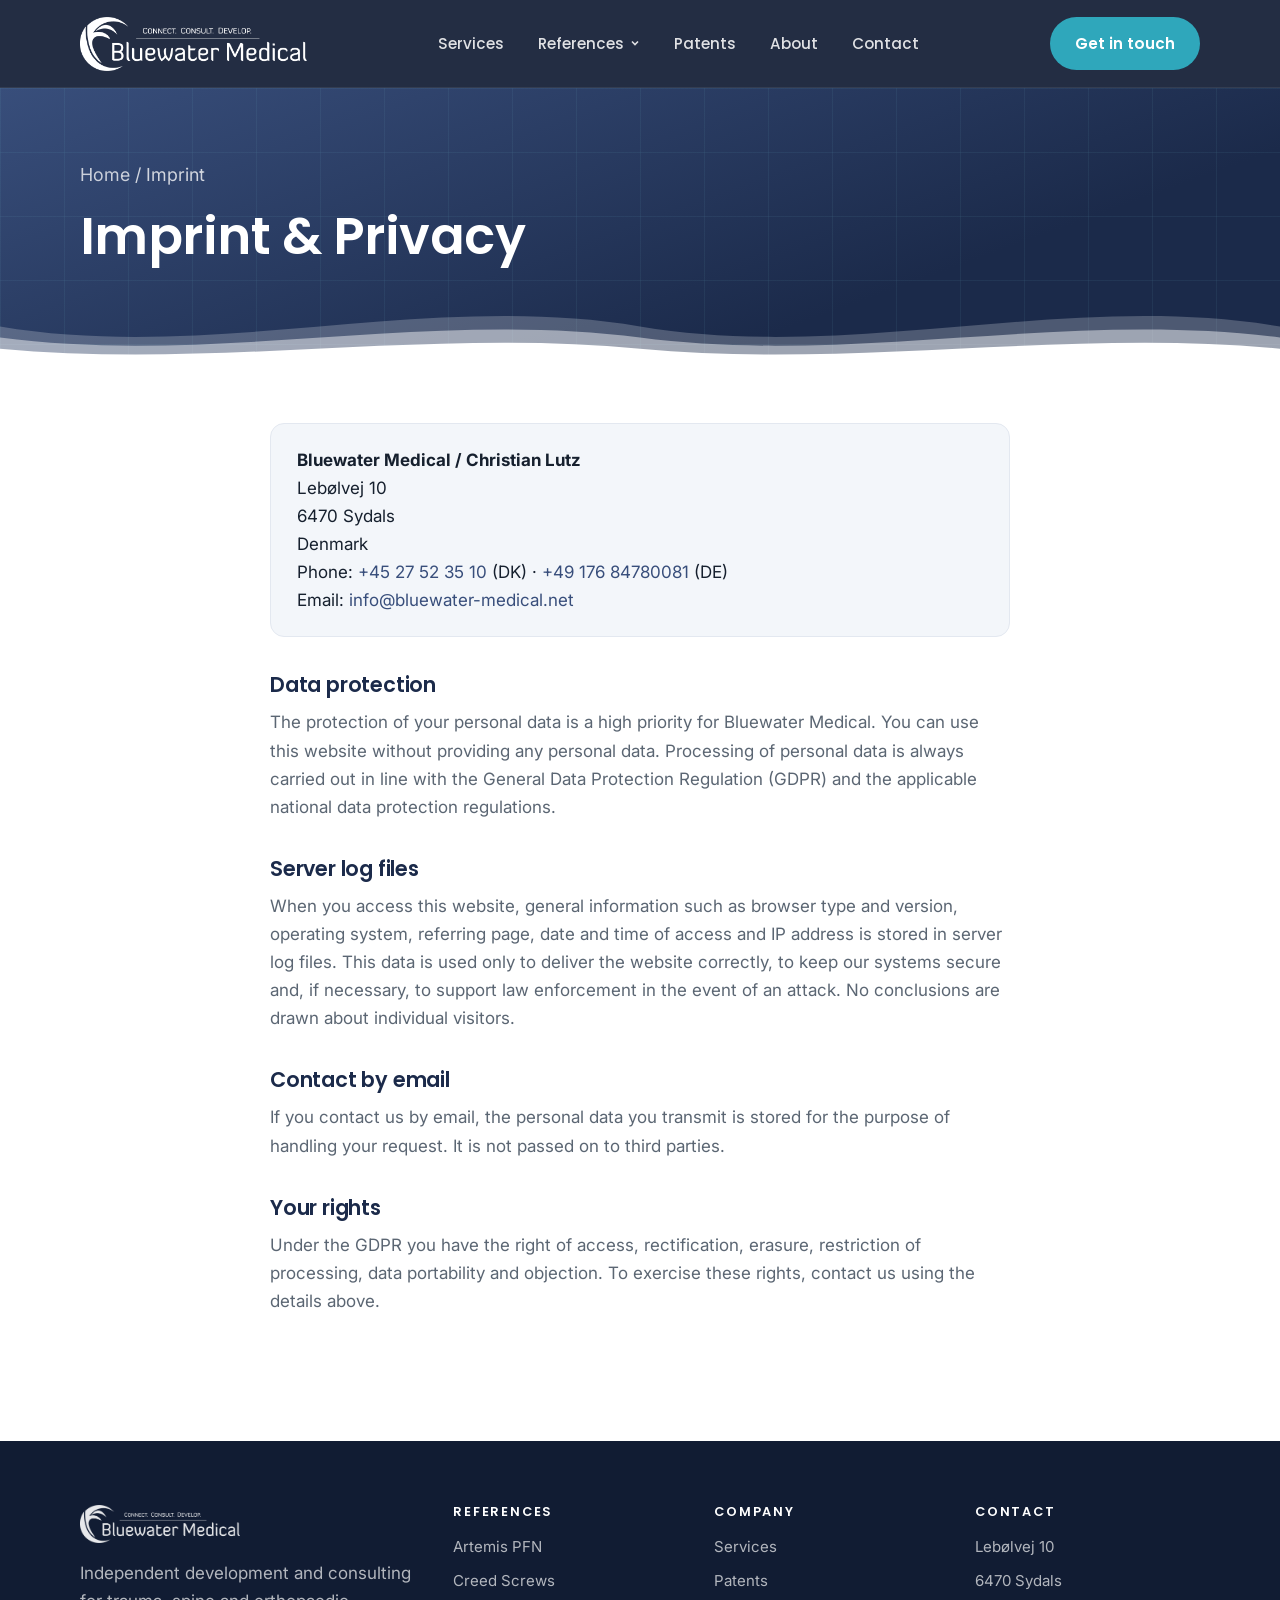
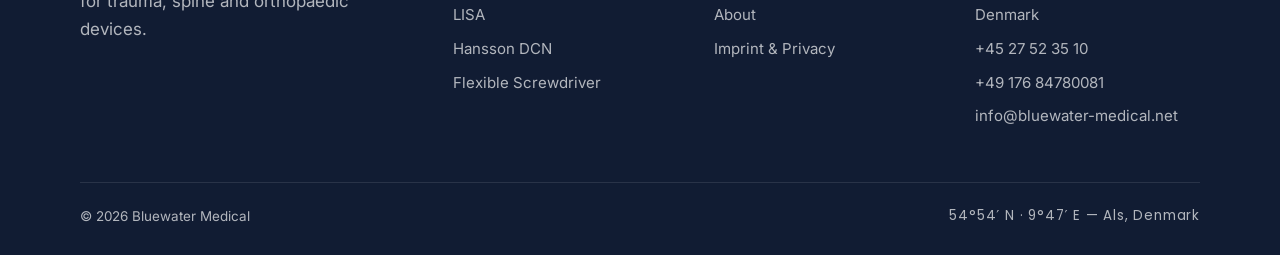
<file: imprint/index.html>
<!DOCTYPE html>
<html lang="en">
<head>
<meta name="robots" content="noindex, nofollow">
<meta charset="UTF-8">
<meta name="viewport" content="width=device-width, initial-scale=1">
<title>Imprint &amp; Privacy | Bluewater Medical</title>
<meta name="description" content="Imprint and data protection information for Bluewater Medical.">
<link rel="canonical" href="https://bluewater-medical.net/imprint/">
<meta property="og:title" content="Imprint &amp; Privacy | Bluewater Medical">
<meta property="og:description" content="Imprint and data protection information for Bluewater Medical.">
<meta property="og:type" content="website">
<link rel="icon" href="../assets/img/favicon.png" type="image/png">
<link rel="preconnect" href="https://fonts.googleapis.com">
<link rel="preconnect" href="https://fonts.gstatic.com" crossorigin>
<link href="https://fonts.googleapis.com/css2?family=Poppins:ital,wght@0,500;0,600;0,700;1,500&family=Inter:wght@400;500;600&display=swap" rel="stylesheet">
<link rel="stylesheet" href="../assets/css/styles.css">
</head>
<body>
<header class="site-header" id="siteHeader">
  <div class="container nav">
    <a class="brand" href="../index.html" aria-label="Bluewater Medical home"><img src="../assets/img/logo.png" alt="Bluewater Medical"></a>
    <ul class="nav-links" id="navLinks">
      <li><a href="../index.html#services">Services</a></li>
      <li class="has-dropdown"><a href="../index.html#references">References <svg class="caret" viewBox="0 0 10 10" fill="none" stroke="currentColor" stroke-width="1.6"><path d="M2 3.5 5 6.5 8 3.5"/></svg></a><div class="dropdown"><a href="../references/artemis-pfn/index.html"><b>Artemis PFN</b><span>GLW Medical</span></a><a href="../references/creed-screws/index.html"><b>Creed Screws</b><span>GLW Medical</span></a><a href="../references/lisa/index.html"><b>LISA</b><span>Backbone · Companion Spine</span></a><a href="../references/hansson-dcn/index.html"><b>Hansson DCN</b><span>Swemac</span></a><a href="../references/flexible-screwdriver/index.html"><b>Flexible Screwdriver</b><span>Bluewater Medical development</span></a></div></li>
      <li><a href="../patents/index.html">Patents</a></li>
      <li><a href="../about/index.html">About</a></li>
      <li><a href="../index.html#contact">Contact</a></li>
    </ul>
    <div class="nav-cta"><a class="btn btn--accent" href="../index.html#contact">Get in touch</a></div>
    <button class="nav-toggle" id="navToggle" aria-label="Toggle menu" aria-expanded="false"><span></span><span></span><span></span></button>
  </div>
</header>
<main>
<section class="page-hero">
  <div class="container">
    <p class="crumbs"><a href="../index.html">Home</a> / Imprint</p>
    <h1>Imprint &amp; Privacy</h1>
  </div>
  <div class="waves waves--bottom" aria-hidden="true"><svg class="w1" viewBox="0 0 2880 100" preserveAspectRatio="none"><path fill="#fff" fill-opacity=".22" d="M0,45 C240,85 480,5 720,45 C960,85 1200,5 1440,45 C1680,85 1920,5 2160,45 C2400,85 2640,5 2880,45 L2880,100 L0,100 Z"/></svg><svg class="w2" viewBox="0 0 2880 100" preserveAspectRatio="none"><path fill="#fff" fill-opacity=".45" d="M0,45 C240,85 480,5 720,45 C960,85 1200,5 1440,45 C1680,85 1920,5 2160,45 C2400,85 2640,5 2880,45 L2880,100 L0,100 Z"/></svg><svg class="w3" viewBox="0 0 2880 100" preserveAspectRatio="none"><path fill="#fff" fill-opacity="1" d="M0,45 C240,85 480,5 720,45 C960,85 1200,5 1440,45 C1680,85 1920,5 2160,45 C2400,85 2640,5 2880,45 L2880,100 L0,100 Z"/></svg></div>
</section>
<section class="section" style="padding-top:48px">
  <div class="container legal">
    <div class="box">
      <p><strong>Bluewater Medical / Christian Lutz</strong></p>
      <p>Lebølvej 10</p><p>6470 Sydals</p><p>Denmark</p>
      <p>Phone: <a href="tel:+4527523510">+45 27 52 35 10</a> (DK) · <a href="tel:+4917684780081">+49 176 84780081</a> (DE)</p>
      <p>Email: <a href="mailto:info@bluewater-medical.net">info@bluewater-medical.net</a></p>
    </div>
    <h2>Data protection</h2>
    <p>The protection of your personal data is a high priority for Bluewater Medical. You can use this website without providing any personal data. Processing of personal data is always carried out in line with the General Data Protection Regulation (GDPR) and the applicable national data protection regulations.</p>
    <h2>Server log files</h2>
    <p>When you access this website, general information such as browser type and version, operating system, referring page, date and time of access and IP address is stored in server log files. This data is used only to deliver the website correctly, to keep our systems secure and, if necessary, to support law enforcement in the event of an attack. No conclusions are drawn about individual visitors.</p>
    <h2>Contact by email</h2>
    <p>If you contact us by email, the personal data you transmit is stored for the purpose of handling your request. It is not passed on to third parties.</p>
    <h2>Your rights</h2>
    <p>Under the GDPR you have the right of access, rectification, erasure, restriction of processing, data portability and objection. To exercise these rights, contact us using the details above.</p>
  </div>
</section>
</main>
<footer class="site-footer">
  <div class="container">
    <div class="footer-grid">
      <div><img src="../assets/img/logo.png" alt="Bluewater Medical"><p>Independent development and consulting for trauma, spine and orthopaedic devices.</p></div>
      <div><h4>References</h4><ul><li><a href="../references/artemis-pfn/index.html">Artemis PFN</a></li><li><a href="../references/creed-screws/index.html">Creed Screws</a></li><li><a href="../references/lisa/index.html">LISA</a></li><li><a href="../references/hansson-dcn/index.html">Hansson DCN</a></li><li><a href="../references/flexible-screwdriver/index.html">Flexible Screwdriver</a></li></ul></div>
      <div><h4>Company</h4><ul><li><a href="../index.html#services">Services</a></li><li><a href="../patents/index.html">Patents</a></li><li><a href="../about/index.html">About</a></li><li><a href="../imprint/index.html">Imprint &amp; Privacy</a></li></ul></div>
      <div><h4>Contact</h4><ul><li>Lebølvej 10</li><li>6470 Sydals</li><li>Denmark</li><li><a href="tel:+4527523510">+45 27 52 35 10</a></li><li><a href="tel:+4917684780081">+49 176 84780081</a></li><li><a href="mailto:info@bluewater-medical.net">info@bluewater-medical.net</a></li></ul></div>
    </div>
    <div class="footer-bottom"><span>© <span class="js-year">2026</span> Bluewater Medical</span><span class="coords">54°54′ N · 9°47′ E — Als, Denmark</span></div>
  </div>
</footer>
<script src="../assets/js/main.js"></script>
</body>
</html>
</file>
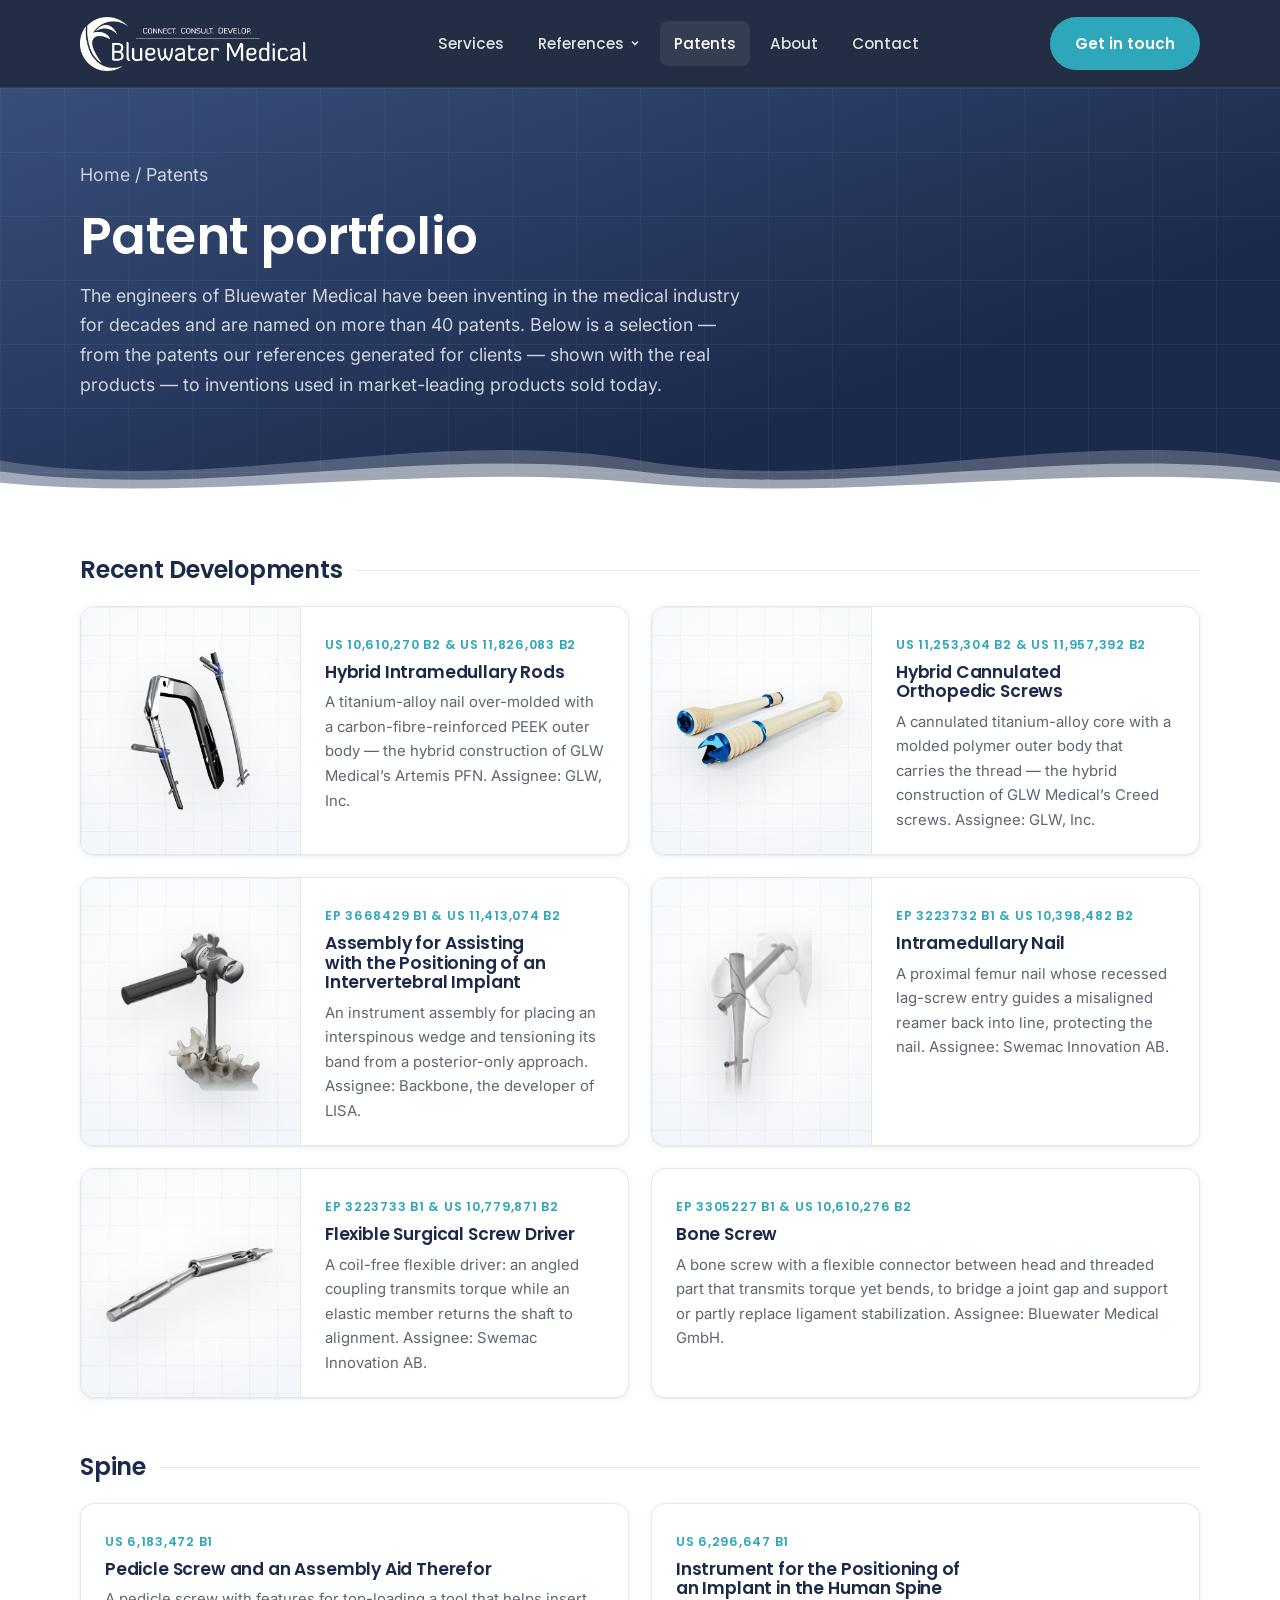
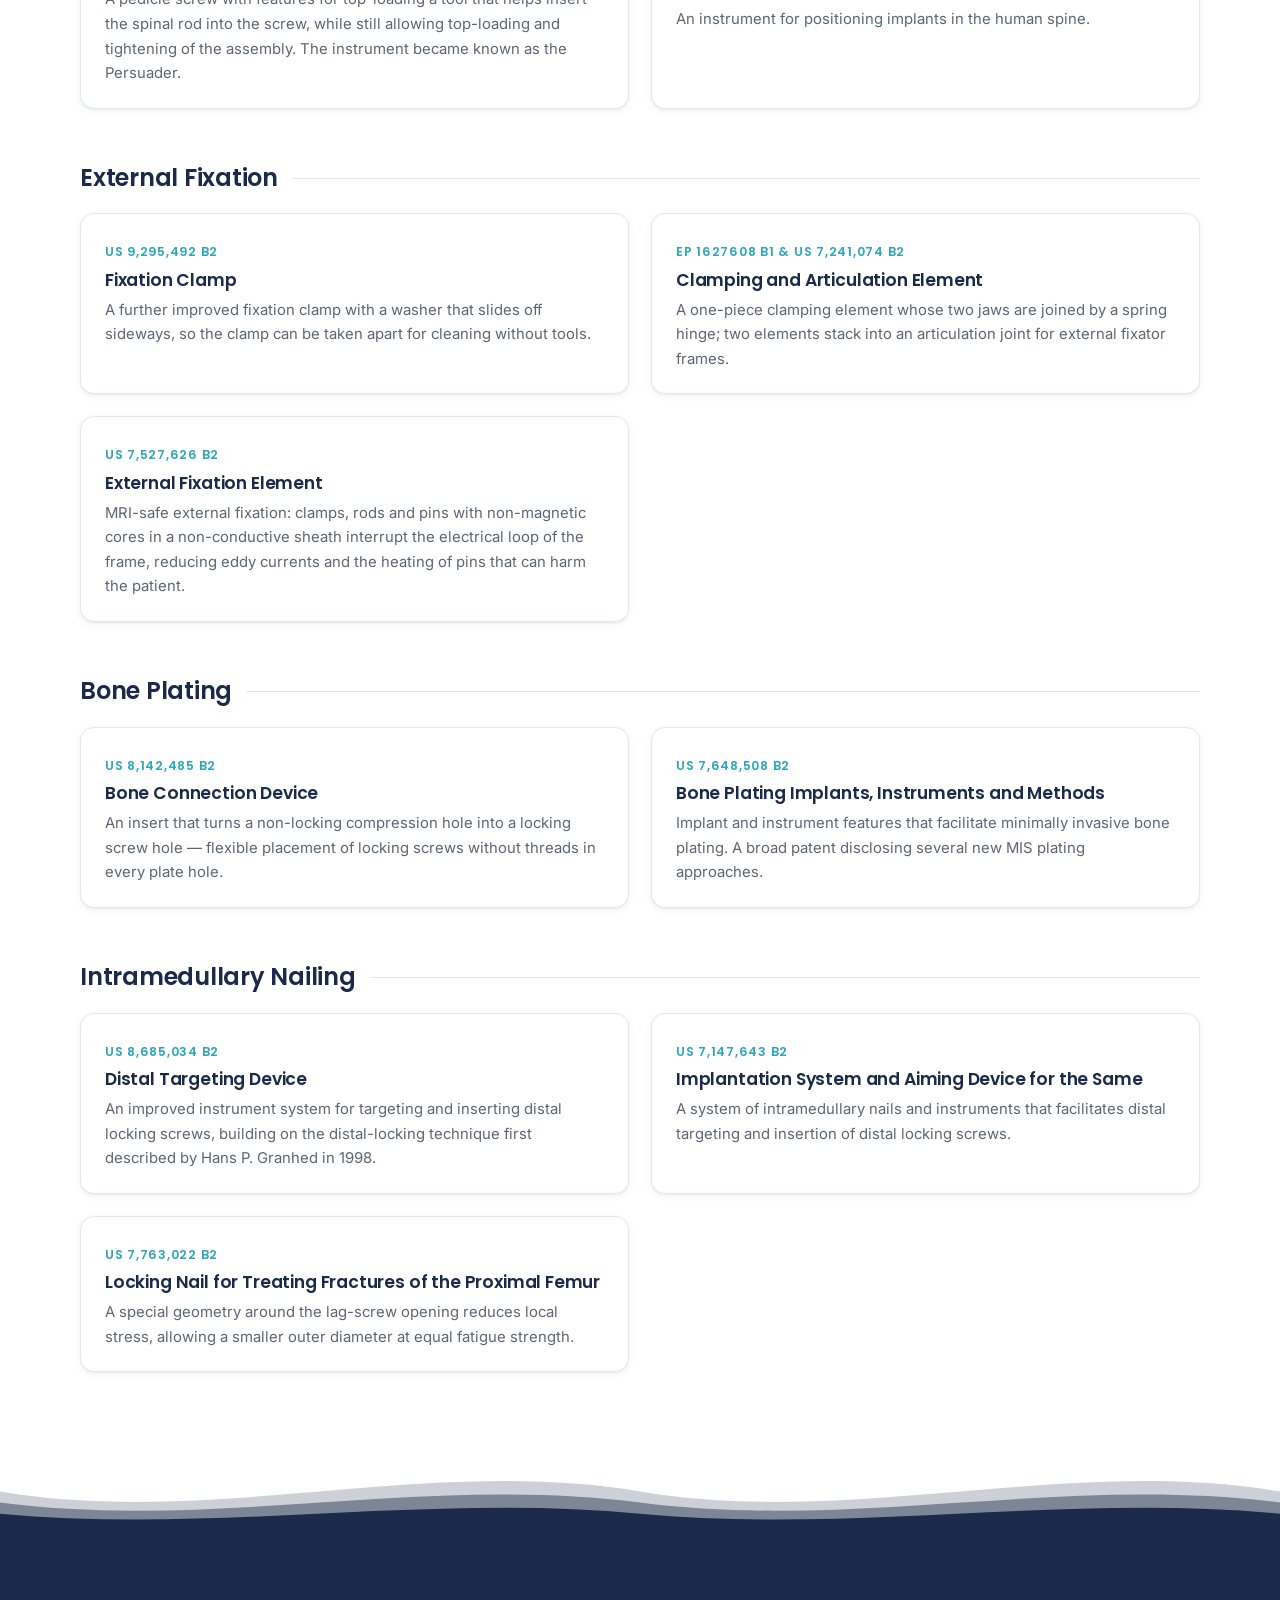
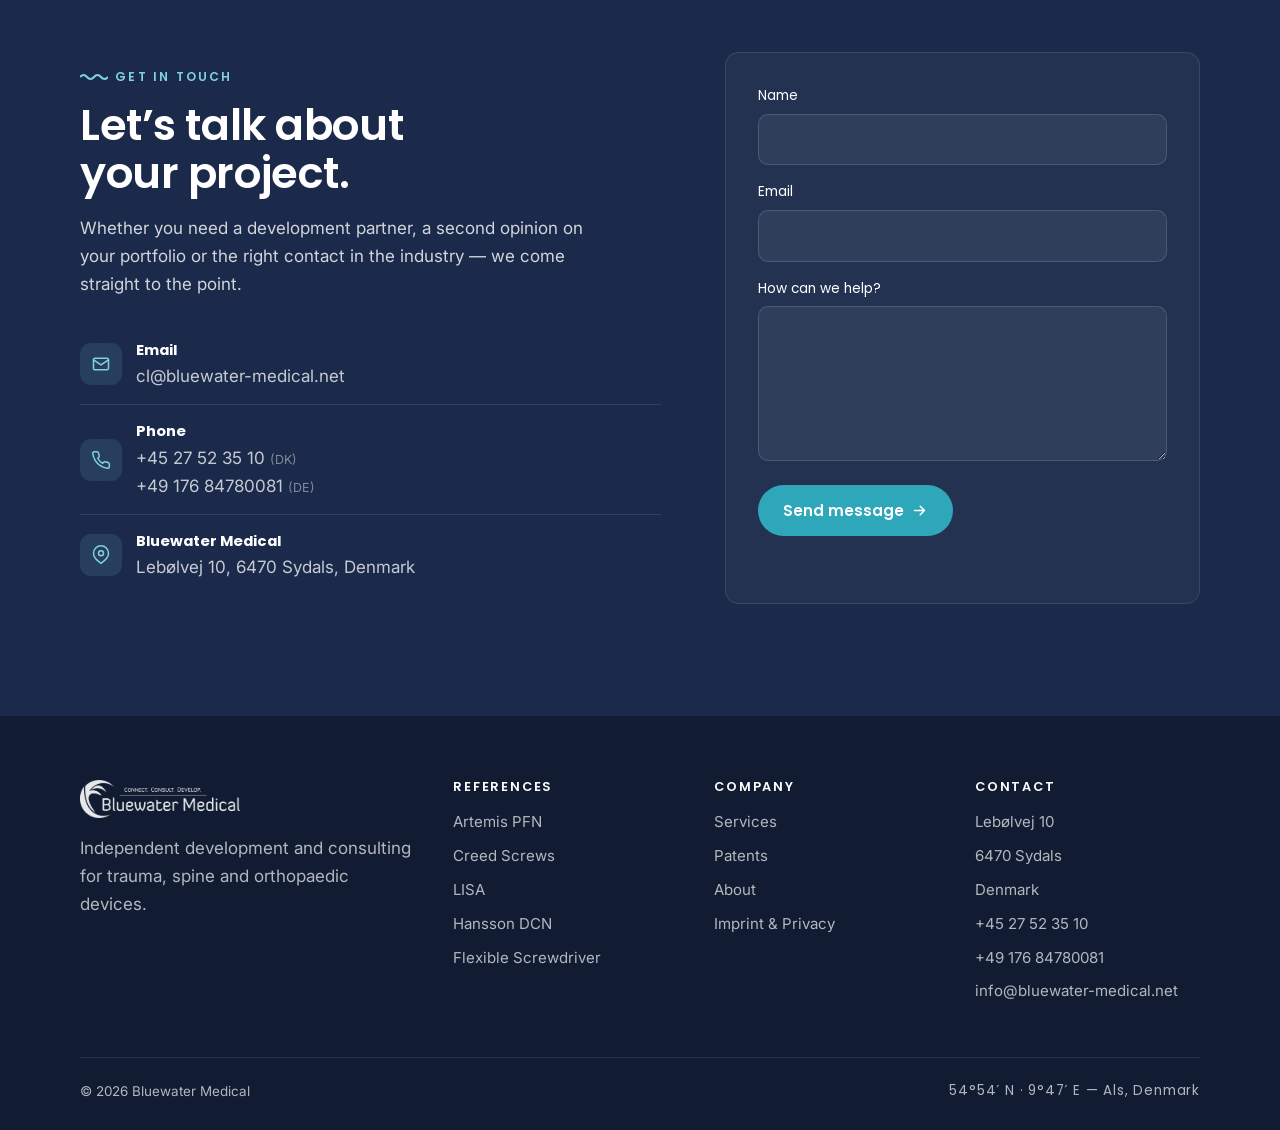
<file: patents/index.html>
<!DOCTYPE html>
<html lang="en">
<head>
<meta name="robots" content="noindex, nofollow">
<meta charset="UTF-8">
<meta name="viewport" content="width=device-width, initial-scale=1">
<title>Patents | Bluewater Medical</title>
<meta name="description" content="Selected patents by the Bluewater Medical team in spine, external fixation, bone plating and intramedullary nailing.">
<link rel="canonical" href="https://bluewater-medical.net/patents/">
<meta property="og:title" content="Patents | Bluewater Medical">
<meta property="og:description" content="Selected patents by the Bluewater Medical team in spine, external fixation, bone plating and intramedullary nailing.">
<meta property="og:type" content="website">
<link rel="icon" href="../assets/img/favicon.png" type="image/png">
<link rel="preconnect" href="https://fonts.googleapis.com">
<link rel="preconnect" href="https://fonts.gstatic.com" crossorigin>
<link href="https://fonts.googleapis.com/css2?family=Poppins:ital,wght@0,500;0,600;0,700;1,500&family=Inter:wght@400;500;600&display=swap" rel="stylesheet">
<link rel="stylesheet" href="../assets/css/styles.css">
</head>
<body>
<header class="site-header" id="siteHeader">
  <div class="container nav">
    <a class="brand" href="../index.html" aria-label="Bluewater Medical home"><img src="../assets/img/logo.png" alt="Bluewater Medical"></a>
    <ul class="nav-links" id="navLinks">
      <li><a href="../index.html#services">Services</a></li>
      <li class="has-dropdown"><a href="../index.html#references">References <svg class="caret" viewBox="0 0 10 10" fill="none" stroke="currentColor" stroke-width="1.6"><path d="M2 3.5 5 6.5 8 3.5"/></svg></a><div class="dropdown"><a href="../references/artemis-pfn/index.html"><b>Artemis PFN</b><span>GLW Medical</span></a><a href="../references/creed-screws/index.html"><b>Creed Screws</b><span>GLW Medical</span></a><a href="../references/lisa/index.html"><b>LISA</b><span>Backbone · Companion Spine</span></a><a href="../references/hansson-dcn/index.html"><b>Hansson DCN</b><span>Swemac</span></a><a href="../references/flexible-screwdriver/index.html"><b>Flexible Screwdriver</b><span>Bluewater Medical development</span></a></div></li>
      <li><a href="../patents/index.html" class="active">Patents</a></li>
      <li><a href="../about/index.html">About</a></li>
      <li><a href="../index.html#contact">Contact</a></li>
    </ul>
    <div class="nav-cta"><a class="btn btn--accent" href="../index.html#contact">Get in touch</a></div>
    <button class="nav-toggle" id="navToggle" aria-label="Toggle menu" aria-expanded="false"><span></span><span></span><span></span></button>
  </div>
</header>
<main>
<section class="page-hero">
  <div class="container">
    <p class="crumbs"><a href="../index.html">Home</a> / Patents</p>
    <h1>Patent portfolio</h1>
    <p>The engineers of Bluewater Medical have been inventing in the medical industry for decades and are named on more than 40 patents. Below is a selection — from the patents our references generated for clients — shown with the real products — to inventions used in market-leading products sold today.</p>
  </div>
  <div class="waves waves--bottom" aria-hidden="true"><svg class="w1" viewBox="0 0 2880 100" preserveAspectRatio="none"><path fill="#fff" fill-opacity=".22" d="M0,45 C240,85 480,5 720,45 C960,85 1200,5 1440,45 C1680,85 1920,5 2160,45 C2400,85 2640,5 2880,45 L2880,100 L0,100 Z"/></svg><svg class="w2" viewBox="0 0 2880 100" preserveAspectRatio="none"><path fill="#fff" fill-opacity=".45" d="M0,45 C240,85 480,5 720,45 C960,85 1200,5 1440,45 C1680,85 1920,5 2160,45 C2400,85 2640,5 2880,45 L2880,100 L0,100 Z"/></svg><svg class="w3" viewBox="0 0 2880 100" preserveAspectRatio="none"><path fill="#fff" fill-opacity="1" d="M0,45 C240,85 480,5 720,45 C960,85 1200,5 1440,45 C1680,85 1920,5 2160,45 C2400,85 2640,5 2880,45 L2880,100 L0,100 Z"/></svg></div>
</section>
<section class="section" style="padding-top:48px">
  <div class="container"><div class="field-group"><h2>Recent Developments</h2><div class="patent-list"><article class="patent-card reveal"><figure class="shot"><img src="../assets/img/artemis.webp" alt="Hybrid Intramedullary Rods" loading="lazy"></figure><div class="body"><span class="no">US 10,610,270 B2 &amp; US 11,826,083 B2</span><h3>Hybrid Intramedullary Rods</h3><p>A titanium-alloy nail over-molded with a carbon-fibre-reinforced PEEK outer body — the hybrid construction of GLW Medical’s Artemis PFN. Assignee: GLW, Inc.</p></div></article><article class="patent-card reveal"><figure class="shot"><img src="../assets/img/creed.webp" alt="Hybrid Cannulated Orthopedic Screws" loading="lazy"></figure><div class="body"><span class="no">US 11,253,304 B2 &amp; US 11,957,392 B2</span><h3>Hybrid Cannulated Orthopedic Screws</h3><p>A cannulated titanium-alloy core with a molded polymer outer body that carries the thread — the hybrid construction of GLW Medical’s Creed screws. Assignee: GLW, Inc.</p></div></article><article class="patent-card reveal"><figure class="shot"><img src="../assets/img/lisa-tensioner.webp" alt="Assembly for Assisting with the Positioning of an Intervertebral Implant" loading="lazy"></figure><div class="body"><span class="no">EP 3668429 B1 &amp; US 11,413,074 B2</span><h3>Assembly for Assisting with the Positioning of an Intervertebral Implant</h3><p>An instrument assembly for placing an interspinous wedge and tensioning its band from a posterior-only approach. Assignee: Backbone, the developer of LISA.</p></div></article><article class="patent-card reveal"><figure class="shot"><img src="../assets/img/hansson-dcn.webp" alt="Intramedullary Nail" loading="lazy"></figure><div class="body"><span class="no">EP 3223732 B1 &amp; US 10,398,482 B2</span><h3>Intramedullary Nail</h3><p>A proximal femur nail whose recessed lag-screw entry guides a misaligned reamer back into line, protecting the nail. Assignee: Swemac Innovation AB.</p></div></article><article class="patent-card reveal"><figure class="shot"><img src="../assets/img/flex-driver.webp" alt="Flexible Surgical Screw Driver" loading="lazy"></figure><div class="body"><span class="no">EP 3223733 B1 &amp; US 10,779,871 B2</span><h3>Flexible Surgical Screw Driver</h3><p>A coil-free flexible driver: an angled coupling transmits torque while an elastic member returns the shaft to alignment. Assignee: Swemac Innovation AB.</p></div></article><article class="patent-card patent-card--text reveal"><div class="body"><span class="no">EP 3305227 B1 &amp; US 10,610,276 B2</span><h3>Bone Screw</h3><p>A bone screw with a flexible connector between head and threaded part that transmits torque yet bends, to bridge a joint gap and support or partly replace ligament stabilization. Assignee: Bluewater Medical GmbH.</p></div></article></div></div><div class="field-group"><h2>Spine</h2><div class="patent-list"><article class="patent-card patent-card--text reveal"><div class="body"><span class="no">US 6,183,472 B1</span><h3>Pedicle Screw and an Assembly Aid Therefor</h3><p>A pedicle screw with features for top-loading a tool that helps insert the spinal rod into the screw, while still allowing top-loading and tightening of the assembly. The instrument became known as the Persuader.</p></div></article><article class="patent-card patent-card--text reveal"><div class="body"><span class="no">US 6,296,647 B1</span><h3>Instrument for the Positioning of an Implant in the Human Spine</h3><p>An instrument for positioning implants in the human spine.</p></div></article></div></div><div class="field-group"><h2>External Fixation</h2><div class="patent-list"><article class="patent-card patent-card--text reveal"><div class="body"><span class="no">US 9,295,492 B2</span><h3>Fixation Clamp</h3><p>A further improved fixation clamp with a washer that slides off sideways, so the clamp can be taken apart for cleaning without tools.</p></div></article><article class="patent-card patent-card--text reveal"><div class="body"><span class="no">EP 1627608 B1 &amp; US 7,241,074 B2</span><h3>Clamping and Articulation Element</h3><p>A one-piece clamping element whose two jaws are joined by a spring hinge; two elements stack into an articulation joint for external fixator frames.</p></div></article><article class="patent-card patent-card--text reveal"><div class="body"><span class="no">US 7,527,626 B2</span><h3>External Fixation Element</h3><p>MRI-safe external fixation: clamps, rods and pins with non-magnetic cores in a non-conductive sheath interrupt the electrical loop of the frame, reducing eddy currents and the heating of pins that can harm the patient.</p></div></article></div></div><div class="field-group"><h2>Bone Plating</h2><div class="patent-list"><article class="patent-card patent-card--text reveal"><div class="body"><span class="no">US 8,142,485 B2</span><h3>Bone Connection Device</h3><p>An insert that turns a non-locking compression hole into a locking screw hole — flexible placement of locking screws without threads in every plate hole.</p></div></article><article class="patent-card patent-card--text reveal"><div class="body"><span class="no">US 7,648,508 B2</span><h3>Bone Plating Implants, Instruments and Methods</h3><p>Implant and instrument features that facilitate minimally invasive bone plating. A broad patent disclosing several new MIS plating approaches.</p></div></article></div></div><div class="field-group"><h2>Intramedullary Nailing</h2><div class="patent-list"><article class="patent-card patent-card--text reveal"><div class="body"><span class="no">US 8,685,034 B2</span><h3>Distal Targeting Device</h3><p>An improved instrument system for targeting and inserting distal locking screws, building on the distal-locking technique first described by Hans P. Granhed in 1998.</p></div></article><article class="patent-card patent-card--text reveal"><div class="body"><span class="no">US 7,147,643 B2</span><h3>Implantation System and Aiming Device for the Same</h3><p>A system of intramedullary nails and instruments that facilitates distal targeting and insertion of distal locking screws.</p></div></article><article class="patent-card patent-card--text reveal"><div class="body"><span class="no">US 7,763,022 B2</span><h3>Locking Nail for Treating Fractures of the Proximal Femur</h3><p>A special geometry around the lag-screw opening reduces local stress, allowing a smaller outer diameter at equal fatigue strength.</p></div></article></div></div></div>
</section>
<section class="section section--dark" id="contact">
  <div class="waves waves--top" aria-hidden="true"><svg class="w1" viewBox="0 0 2880 100" preserveAspectRatio="none"><path fill="#1b2a4a" fill-opacity=".22" d="M0,45 C240,85 480,5 720,45 C960,85 1200,5 1440,45 C1680,85 1920,5 2160,45 C2400,85 2640,5 2880,45 L2880,100 L0,100 Z"/></svg><svg class="w2" viewBox="0 0 2880 100" preserveAspectRatio="none"><path fill="#1b2a4a" fill-opacity=".45" d="M0,45 C240,85 480,5 720,45 C960,85 1200,5 1440,45 C1680,85 1920,5 2160,45 C2400,85 2640,5 2880,45 L2880,100 L0,100 Z"/></svg><svg class="w3" viewBox="0 0 2880 100" preserveAspectRatio="none"><path fill="#1b2a4a" fill-opacity="1" d="M0,45 C240,85 480,5 720,45 C960,85 1200,5 1440,45 C1680,85 1920,5 2160,45 C2400,85 2640,5 2880,45 L2880,100 L0,100 Z"/></svg></div>
  <div class="container contact-band">
    <div class="reveal">
      <p class="eyebrow" style="color:var(--aqua-300)">Get in touch</p>
      <h2 style="font-size:clamp(1.9rem,3.4vw,2.7rem)">Let’s talk about your project.</h2>
      <p style="margin:16px 0 26px;max-width:520px">Whether you need a development partner, a second opinion on your portfolio or the right contact in the industry — we come straight to the point.</p>
      <ul class="contact-list">
        <li><span class="ic"><svg viewBox="0 0 24 24" fill="none" stroke="currentColor" stroke-width="1.8" stroke-linecap="round" stroke-linejoin="round"><rect x="3" y="5" width="18" height="14" rx="2"/><path d="m3 7 9 6 9-6"/></svg></span><div><b>Email</b><a href="mailto:cl@bluewater-medical.net">cl@bluewater-medical.net</a></div></li>
        <li><span class="ic"><svg viewBox="0 0 24 24" fill="none" stroke="currentColor" stroke-width="1.8" stroke-linecap="round" stroke-linejoin="round"><path d="M22 16.9v3a2 2 0 0 1-2.2 2 19.8 19.8 0 0 1-8.6-3.1 19.5 19.5 0 0 1-6-6A19.8 19.8 0 0 1 2.1 4.2 2 2 0 0 1 4.1 2h3a2 2 0 0 1 2 1.7c.1 1 .4 1.9.7 2.8a2 2 0 0 1-.5 2.1L8 9.9a16 16 0 0 0 6 6l1.3-1.3a2 2 0 0 1 2.1-.4c.9.3 1.8.6 2.8.7a2 2 0 0 1 1.7 2z"/></svg></span><div><b>Phone</b><a href="tel:+4527523510">+45 27 52 35 10</a> <small>(DK)</small><br><a href="tel:+4917684780081">+49 176 84780081</a> <small>(DE)</small></div></li>
        <li><span class="ic"><svg viewBox="0 0 24 24" fill="none" stroke="currentColor" stroke-width="1.8" stroke-linecap="round" stroke-linejoin="round"><path d="M21 10c0 6-9 12-9 12s-9-6-9-12a9 9 0 0 1 18 0z"/><circle cx="12" cy="10" r="3"/></svg></span><div><b>Bluewater Medical</b><span>Lebølvej 10, 6470 Sydals, Denmark</span></div></li>
      </ul>
    </div>
    <form class="contact-form reveal" action="../contact.php" method="post" data-contact-form>
      <div class="field"><label for="cf-name">Name</label><input id="cf-name" name="name" type="text" autocomplete="name" maxlength="100" required></div>
      <div class="field"><label for="cf-email">Email</label><input id="cf-email" name="email" type="email" autocomplete="email" required></div>
      <div class="field"><label for="cf-msg">How can we help?</label><textarea id="cf-msg" name="message" rows="5" maxlength="5000" required></textarea></div>
      <div class="hp" aria-hidden="true"><label for="cf-web">Website</label><input id="cf-web" name="website" type="text" tabindex="-1" autocomplete="off"></div>
      <button class="btn btn--accent" type="submit">Send message <svg viewBox="0 0 24 24" fill="none" stroke="currentColor" stroke-width="2.2" stroke-linecap="round" stroke-linejoin="round"><path d="M5 12h14M13 6l6 6-6 6"/></svg></button>
      <p class="form-status" role="status" aria-live="polite"></p>
    </form>
  </div>
</section>
</main>
<footer class="site-footer">
  <div class="container">
    <div class="footer-grid">
      <div><img src="../assets/img/logo.png" alt="Bluewater Medical"><p>Independent development and consulting for trauma, spine and orthopaedic devices.</p></div>
      <div><h4>References</h4><ul><li><a href="../references/artemis-pfn/index.html">Artemis PFN</a></li><li><a href="../references/creed-screws/index.html">Creed Screws</a></li><li><a href="../references/lisa/index.html">LISA</a></li><li><a href="../references/hansson-dcn/index.html">Hansson DCN</a></li><li><a href="../references/flexible-screwdriver/index.html">Flexible Screwdriver</a></li></ul></div>
      <div><h4>Company</h4><ul><li><a href="../index.html#services">Services</a></li><li><a href="../patents/index.html">Patents</a></li><li><a href="../about/index.html">About</a></li><li><a href="../imprint/index.html">Imprint &amp; Privacy</a></li></ul></div>
      <div><h4>Contact</h4><ul><li>Lebølvej 10</li><li>6470 Sydals</li><li>Denmark</li><li><a href="tel:+4527523510">+45 27 52 35 10</a></li><li><a href="tel:+4917684780081">+49 176 84780081</a></li><li><a href="mailto:info@bluewater-medical.net">info@bluewater-medical.net</a></li></ul></div>
    </div>
    <div class="footer-bottom"><span>© <span class="js-year">2026</span> Bluewater Medical</span><span class="coords">54°54′ N · 9°47′ E — Als, Denmark</span></div>
  </div>
</footer>
<script src="../assets/js/main.js"></script>
</body>
</html>
</file>
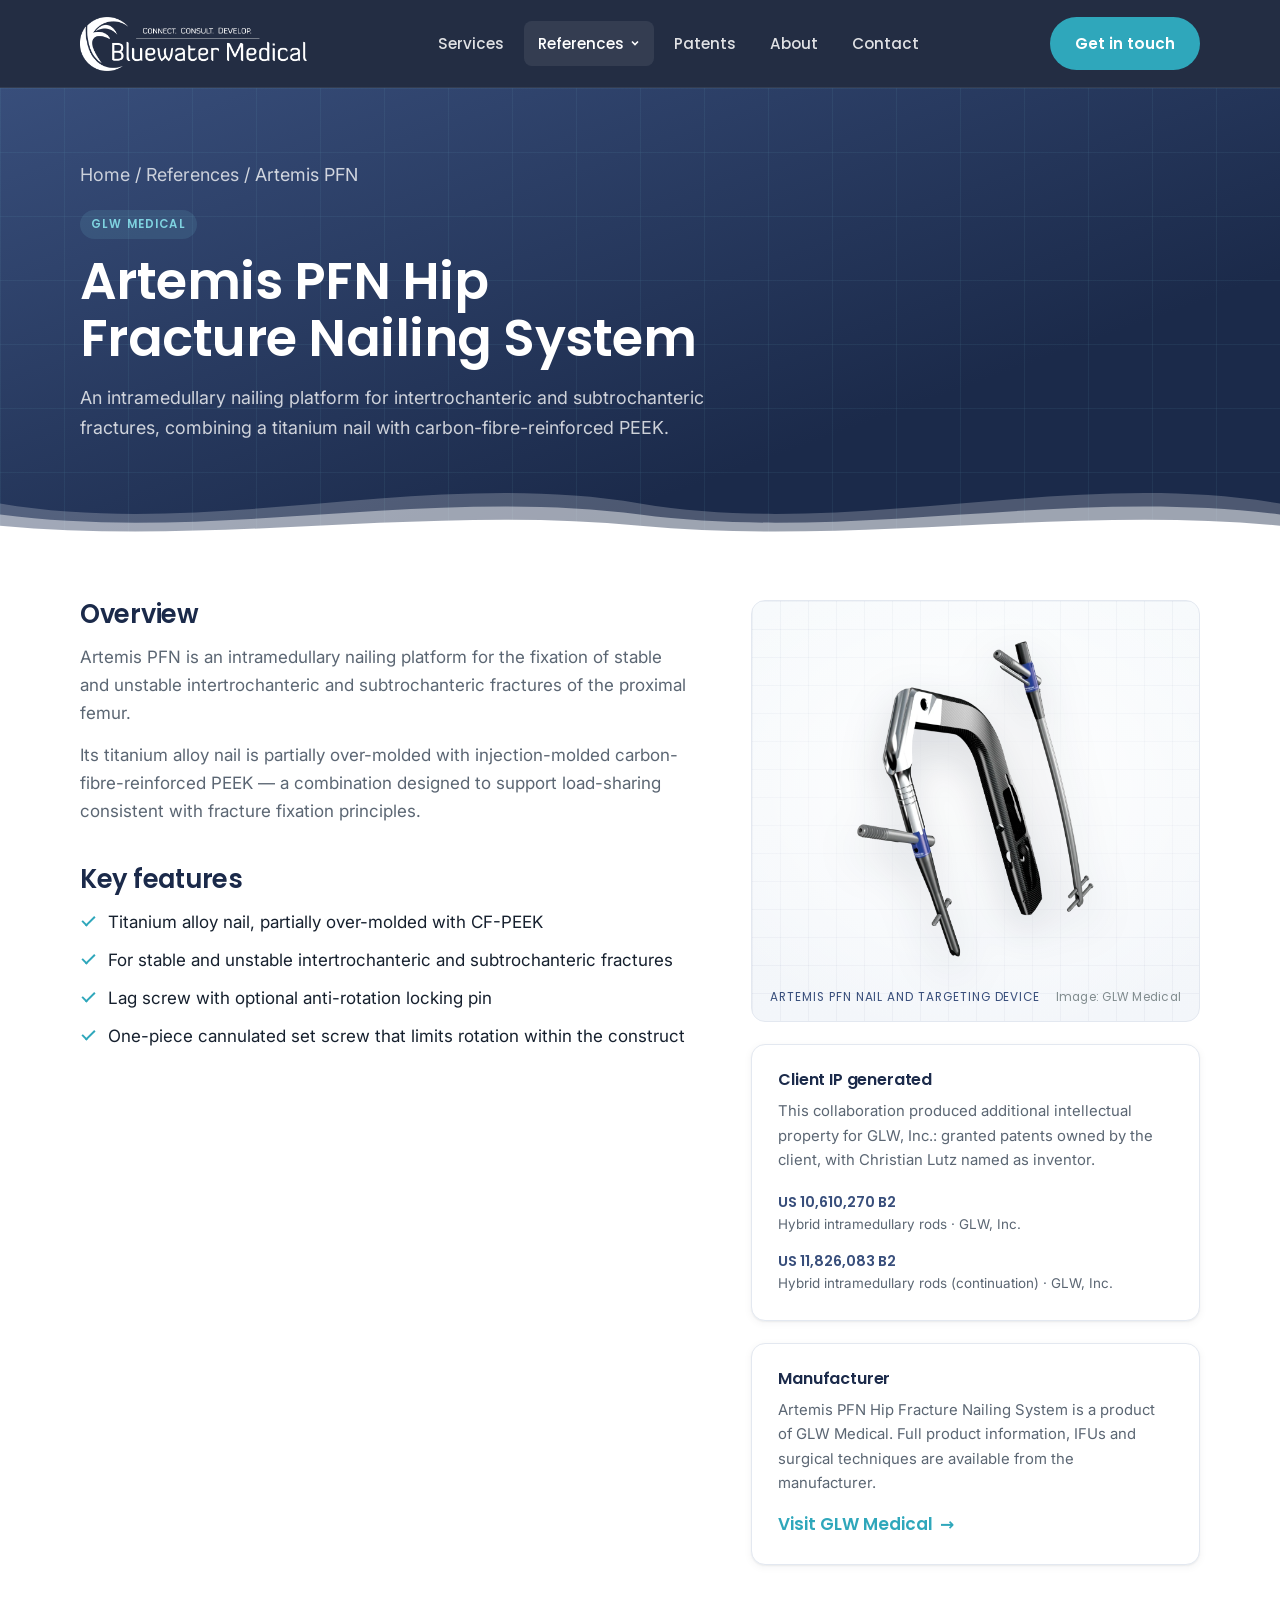
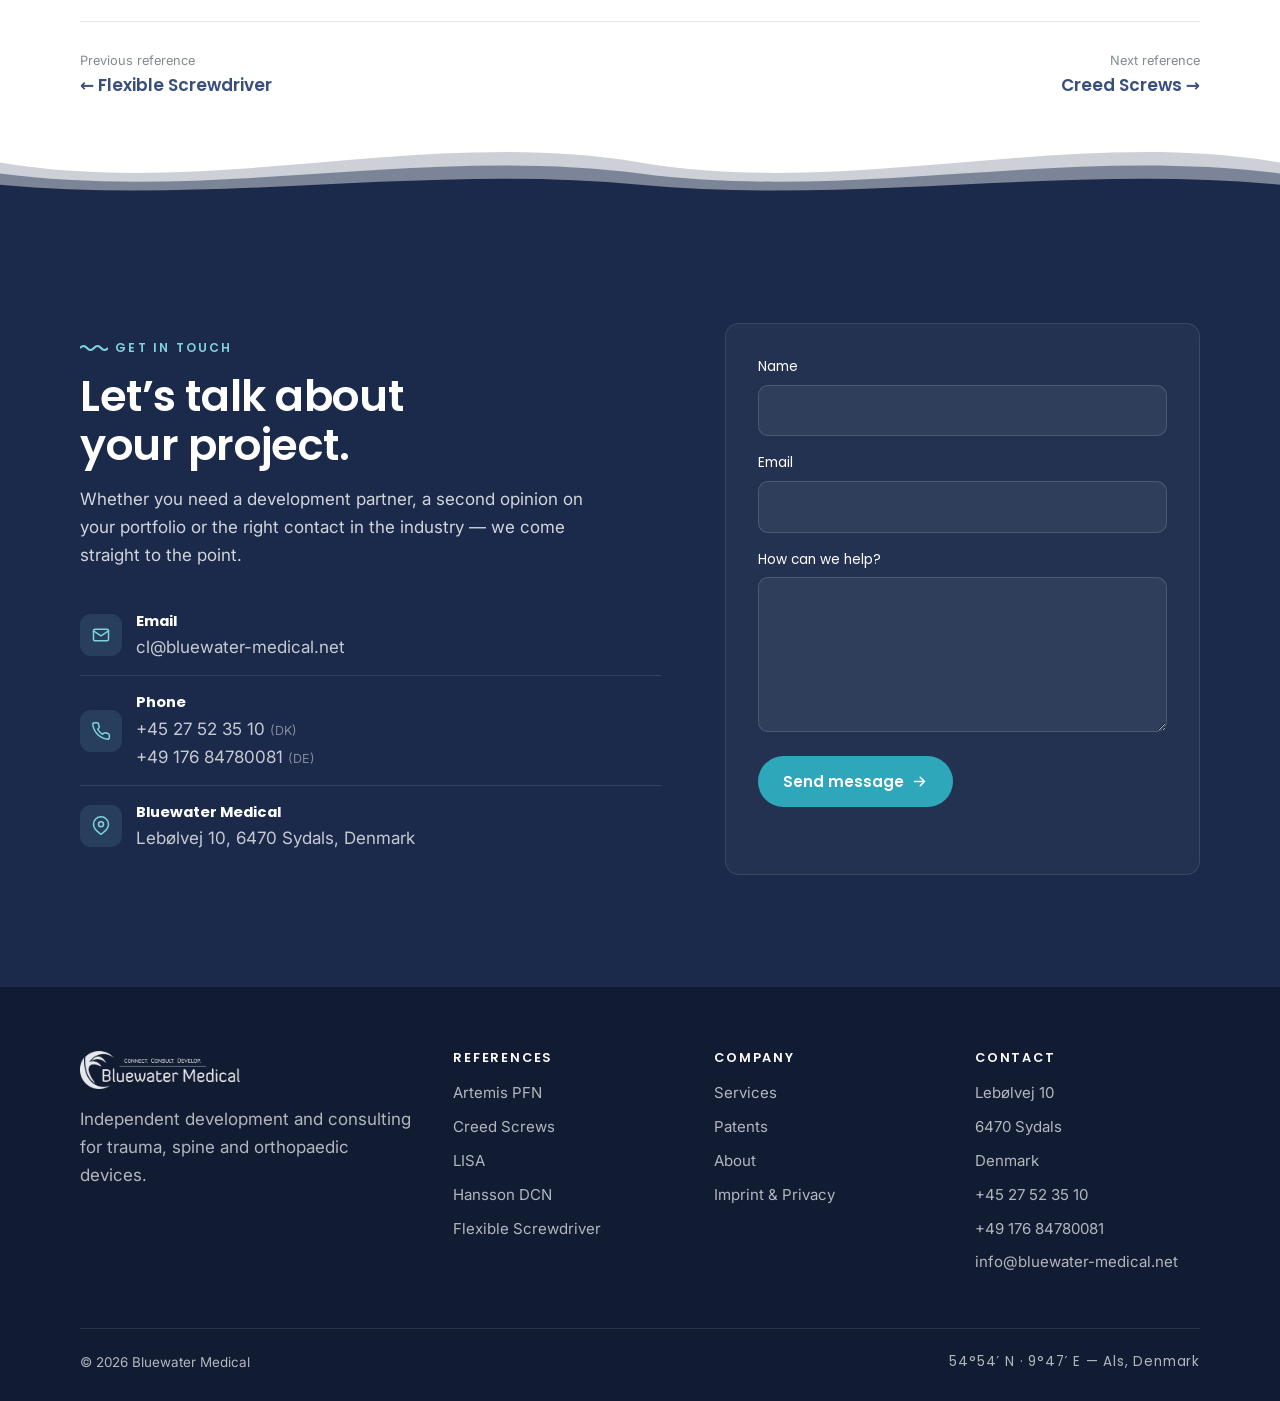
<file: references/artemis-pfn/index.html>
<!DOCTYPE html>
<html lang="en">
<head>
<meta name="robots" content="noindex, nofollow">
<meta charset="UTF-8">
<meta name="viewport" content="width=device-width, initial-scale=1">
<title>Artemis PFN Hip Fracture Nailing System | Bluewater Medical</title>
<meta name="description" content="An intramedullary nailing platform for intertrochanteric and subtrochanteric fractures, combining a titanium nail with carbon-fibre-reinforced PEEK.">
<link rel="canonical" href="https://bluewater-medical.net/references/artemis-pfn/">
<meta property="og:title" content="Artemis PFN Hip Fracture Nailing System | Bluewater Medical">
<meta property="og:description" content="An intramedullary nailing platform for intertrochanteric and subtrochanteric fractures, combining a titanium nail with carbon-fibre-reinforced PEEK.">
<meta property="og:type" content="website">
<link rel="icon" href="../../assets/img/favicon.png" type="image/png">
<link rel="preconnect" href="https://fonts.googleapis.com">
<link rel="preconnect" href="https://fonts.gstatic.com" crossorigin>
<link href="https://fonts.googleapis.com/css2?family=Poppins:ital,wght@0,500;0,600;0,700;1,500&family=Inter:wght@400;500;600&display=swap" rel="stylesheet">
<link rel="stylesheet" href="../../assets/css/styles.css">
</head>
<body>
<header class="site-header" id="siteHeader">
  <div class="container nav">
    <a class="brand" href="../../index.html" aria-label="Bluewater Medical home"><img src="../../assets/img/logo.png" alt="Bluewater Medical"></a>
    <ul class="nav-links" id="navLinks">
      <li><a href="../../index.html#services">Services</a></li>
      <li class="has-dropdown"><a href="../../index.html#references" class="active">References <svg class="caret" viewBox="0 0 10 10" fill="none" stroke="currentColor" stroke-width="1.6"><path d="M2 3.5 5 6.5 8 3.5"/></svg></a><div class="dropdown"><a href="../../references/artemis-pfn/index.html"><b>Artemis PFN</b><span>GLW Medical</span></a><a href="../../references/creed-screws/index.html"><b>Creed Screws</b><span>GLW Medical</span></a><a href="../../references/lisa/index.html"><b>LISA</b><span>Backbone · Companion Spine</span></a><a href="../../references/hansson-dcn/index.html"><b>Hansson DCN</b><span>Swemac</span></a><a href="../../references/flexible-screwdriver/index.html"><b>Flexible Screwdriver</b><span>Bluewater Medical development</span></a></div></li>
      <li><a href="../../patents/index.html">Patents</a></li>
      <li><a href="../../about/index.html">About</a></li>
      <li><a href="../../index.html#contact">Contact</a></li>
    </ul>
    <div class="nav-cta"><a class="btn btn--accent" href="../../index.html#contact">Get in touch</a></div>
    <button class="nav-toggle" id="navToggle" aria-label="Toggle menu" aria-expanded="false"><span></span><span></span><span></span></button>
  </div>
</header>
<main>
<section class="page-hero">
  <div class="container">
    <p class="crumbs"><a href="../../index.html">Home</a> / <a href="../../index.html#references">References</a> / Artemis PFN</p>
    <span class="tag">GLW Medical</span>
    <h1>Artemis PFN Hip Fracture Nailing System</h1>
    <p>An intramedullary nailing platform for intertrochanteric and subtrochanteric fractures, combining a titanium nail with carbon-fibre-reinforced PEEK.</p>
  </div>
  <div class="waves waves--bottom" aria-hidden="true"><svg class="w1" viewBox="0 0 2880 100" preserveAspectRatio="none"><path fill="#fff" fill-opacity=".22" d="M0,45 C240,85 480,5 720,45 C960,85 1200,5 1440,45 C1680,85 1920,5 2160,45 C2400,85 2640,5 2880,45 L2880,100 L0,100 Z"/></svg><svg class="w2" viewBox="0 0 2880 100" preserveAspectRatio="none"><path fill="#fff" fill-opacity=".45" d="M0,45 C240,85 480,5 720,45 C960,85 1200,5 1440,45 C1680,85 1920,5 2160,45 C2400,85 2640,5 2880,45 L2880,100 L0,100 Z"/></svg><svg class="w3" viewBox="0 0 2880 100" preserveAspectRatio="none"><path fill="#fff" fill-opacity="1" d="M0,45 C240,85 480,5 720,45 C960,85 1200,5 1440,45 C1680,85 1920,5 2160,45 C2400,85 2640,5 2880,45 L2880,100 L0,100 Z"/></svg></div>
</section>
<section class="section" style="padding-top:48px">
  <div class="container">
    <div class="detail-grid">
      <div class="reveal">
        <h2>Overview</h2>
        <p>Artemis PFN is an intramedullary nailing platform for the fixation of stable and unstable intertrochanteric and subtrochanteric fractures of the proximal femur.</p><p>Its titanium alloy nail is partially over-molded with injection-molded carbon-fibre-reinforced PEEK — a combination designed to support load-sharing consistent with fracture fixation principles.</p>
        <h2>Key features</h2>
        <ul class="ticks"><li>Titanium alloy nail, partially over-molded with CF-PEEK</li><li>For stable and unstable intertrochanteric and subtrochanteric fractures</li><li>Lag screw with optional anti-rotation locking pin</li><li>One-piece cannulated set screw that limits rotation within the construct</li></ul>
        
      </div>
      <div class="sticky reveal">
        <figure class="shot"><img src="../../assets/img/artemis.webp" alt="Artemis PFN nail and targeting device" loading="lazy"><figcaption><span>Artemis PFN nail and targeting device</span><span>Image: GLW Medical</span></figcaption></figure>
        <div class="aside-card"><h3>Client IP generated</h3><p>This collaboration produced additional intellectual property for GLW, Inc.: granted patents owned by the client, with Christian Lutz named as inventor.</p><ul class="patent-refs"><li><a href="https://patents.google.com/patent/US10610270B2/en" target="_blank" rel="noopener">US 10,610,270 B2</a><span>Hybrid intramedullary rods · GLW, Inc.</span></li><li><a href="https://patents.google.com/patent/US11826083B2/en" target="_blank" rel="noopener">US 11,826,083 B2</a><span>Hybrid intramedullary rods (continuation) · GLW, Inc.</span></li></ul></div>
        <div class="aside-card"><h3>Manufacturer</h3><p>Artemis PFN Hip Fracture Nailing System is a product of GLW Medical. Full product information, IFUs and surgical techniques are available from the manufacturer.</p><a class="link-arrow" href="https://glwmed.com/products/artemis-hip-fracture-nailing-system/" target="_blank" rel="noopener">Visit GLW Medical</a></div>
      </div>
    </div>
    <nav class="pager" aria-label="Reference navigation">
      <a href="../../references/flexible-screwdriver/index.html"><small>Previous reference</small>← Flexible Screwdriver</a>
      <a href="../../references/creed-screws/index.html" style="text-align:right"><small>Next reference</small>Creed Screws →</a>
    </nav>
  </div>
</section>
<section class="section section--dark" id="contact">
  <div class="waves waves--top" aria-hidden="true"><svg class="w1" viewBox="0 0 2880 100" preserveAspectRatio="none"><path fill="#1b2a4a" fill-opacity=".22" d="M0,45 C240,85 480,5 720,45 C960,85 1200,5 1440,45 C1680,85 1920,5 2160,45 C2400,85 2640,5 2880,45 L2880,100 L0,100 Z"/></svg><svg class="w2" viewBox="0 0 2880 100" preserveAspectRatio="none"><path fill="#1b2a4a" fill-opacity=".45" d="M0,45 C240,85 480,5 720,45 C960,85 1200,5 1440,45 C1680,85 1920,5 2160,45 C2400,85 2640,5 2880,45 L2880,100 L0,100 Z"/></svg><svg class="w3" viewBox="0 0 2880 100" preserveAspectRatio="none"><path fill="#1b2a4a" fill-opacity="1" d="M0,45 C240,85 480,5 720,45 C960,85 1200,5 1440,45 C1680,85 1920,5 2160,45 C2400,85 2640,5 2880,45 L2880,100 L0,100 Z"/></svg></div>
  <div class="container contact-band">
    <div class="reveal">
      <p class="eyebrow" style="color:var(--aqua-300)">Get in touch</p>
      <h2 style="font-size:clamp(1.9rem,3.4vw,2.7rem)">Let’s talk about your project.</h2>
      <p style="margin:16px 0 26px;max-width:520px">Whether you need a development partner, a second opinion on your portfolio or the right contact in the industry — we come straight to the point.</p>
      <ul class="contact-list">
        <li><span class="ic"><svg viewBox="0 0 24 24" fill="none" stroke="currentColor" stroke-width="1.8" stroke-linecap="round" stroke-linejoin="round"><rect x="3" y="5" width="18" height="14" rx="2"/><path d="m3 7 9 6 9-6"/></svg></span><div><b>Email</b><a href="mailto:cl@bluewater-medical.net">cl@bluewater-medical.net</a></div></li>
        <li><span class="ic"><svg viewBox="0 0 24 24" fill="none" stroke="currentColor" stroke-width="1.8" stroke-linecap="round" stroke-linejoin="round"><path d="M22 16.9v3a2 2 0 0 1-2.2 2 19.8 19.8 0 0 1-8.6-3.1 19.5 19.5 0 0 1-6-6A19.8 19.8 0 0 1 2.1 4.2 2 2 0 0 1 4.1 2h3a2 2 0 0 1 2 1.7c.1 1 .4 1.9.7 2.8a2 2 0 0 1-.5 2.1L8 9.9a16 16 0 0 0 6 6l1.3-1.3a2 2 0 0 1 2.1-.4c.9.3 1.8.6 2.8.7a2 2 0 0 1 1.7 2z"/></svg></span><div><b>Phone</b><a href="tel:+4527523510">+45 27 52 35 10</a> <small>(DK)</small><br><a href="tel:+4917684780081">+49 176 84780081</a> <small>(DE)</small></div></li>
        <li><span class="ic"><svg viewBox="0 0 24 24" fill="none" stroke="currentColor" stroke-width="1.8" stroke-linecap="round" stroke-linejoin="round"><path d="M21 10c0 6-9 12-9 12s-9-6-9-12a9 9 0 0 1 18 0z"/><circle cx="12" cy="10" r="3"/></svg></span><div><b>Bluewater Medical</b><span>Lebølvej 10, 6470 Sydals, Denmark</span></div></li>
      </ul>
    </div>
    <form class="contact-form reveal" action="../../contact.php" method="post" data-contact-form>
      <div class="field"><label for="cf-name">Name</label><input id="cf-name" name="name" type="text" autocomplete="name" maxlength="100" required></div>
      <div class="field"><label for="cf-email">Email</label><input id="cf-email" name="email" type="email" autocomplete="email" required></div>
      <div class="field"><label for="cf-msg">How can we help?</label><textarea id="cf-msg" name="message" rows="5" maxlength="5000" required></textarea></div>
      <div class="hp" aria-hidden="true"><label for="cf-web">Website</label><input id="cf-web" name="website" type="text" tabindex="-1" autocomplete="off"></div>
      <button class="btn btn--accent" type="submit">Send message <svg viewBox="0 0 24 24" fill="none" stroke="currentColor" stroke-width="2.2" stroke-linecap="round" stroke-linejoin="round"><path d="M5 12h14M13 6l6 6-6 6"/></svg></button>
      <p class="form-status" role="status" aria-live="polite"></p>
    </form>
  </div>
</section>
</main>
<footer class="site-footer">
  <div class="container">
    <div class="footer-grid">
      <div><img src="../../assets/img/logo.png" alt="Bluewater Medical"><p>Independent development and consulting for trauma, spine and orthopaedic devices.</p></div>
      <div><h4>References</h4><ul><li><a href="../../references/artemis-pfn/index.html">Artemis PFN</a></li><li><a href="../../references/creed-screws/index.html">Creed Screws</a></li><li><a href="../../references/lisa/index.html">LISA</a></li><li><a href="../../references/hansson-dcn/index.html">Hansson DCN</a></li><li><a href="../../references/flexible-screwdriver/index.html">Flexible Screwdriver</a></li></ul></div>
      <div><h4>Company</h4><ul><li><a href="../../index.html#services">Services</a></li><li><a href="../../patents/index.html">Patents</a></li><li><a href="../../about/index.html">About</a></li><li><a href="../../imprint/index.html">Imprint &amp; Privacy</a></li></ul></div>
      <div><h4>Contact</h4><ul><li>Lebølvej 10</li><li>6470 Sydals</li><li>Denmark</li><li><a href="tel:+4527523510">+45 27 52 35 10</a></li><li><a href="tel:+4917684780081">+49 176 84780081</a></li><li><a href="mailto:info@bluewater-medical.net">info@bluewater-medical.net</a></li></ul></div>
    </div>
    <div class="footer-bottom"><span>© <span class="js-year">2026</span> Bluewater Medical</span><span class="coords">54°54′ N · 9°47′ E — Als, Denmark</span></div>
  </div>
</footer>
<script src="../../assets/js/main.js"></script>
</body>
</html>
</file>
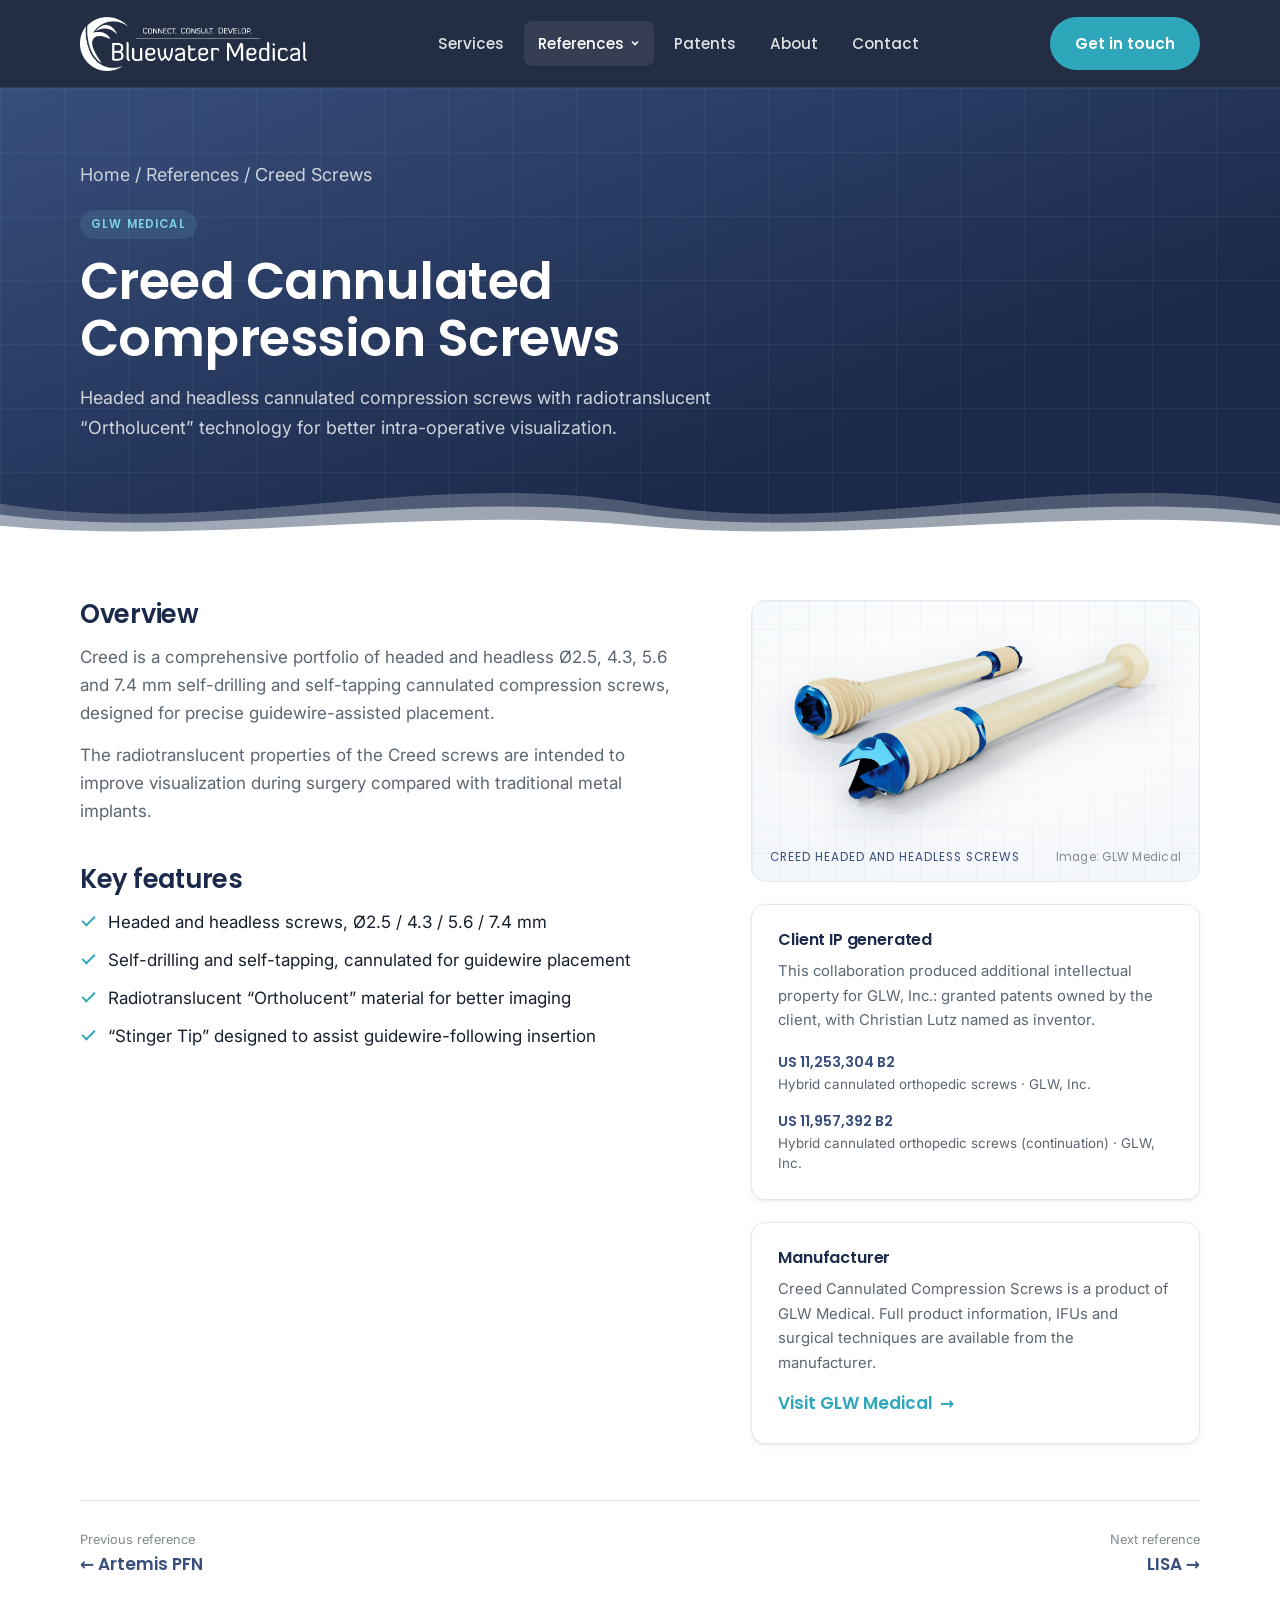
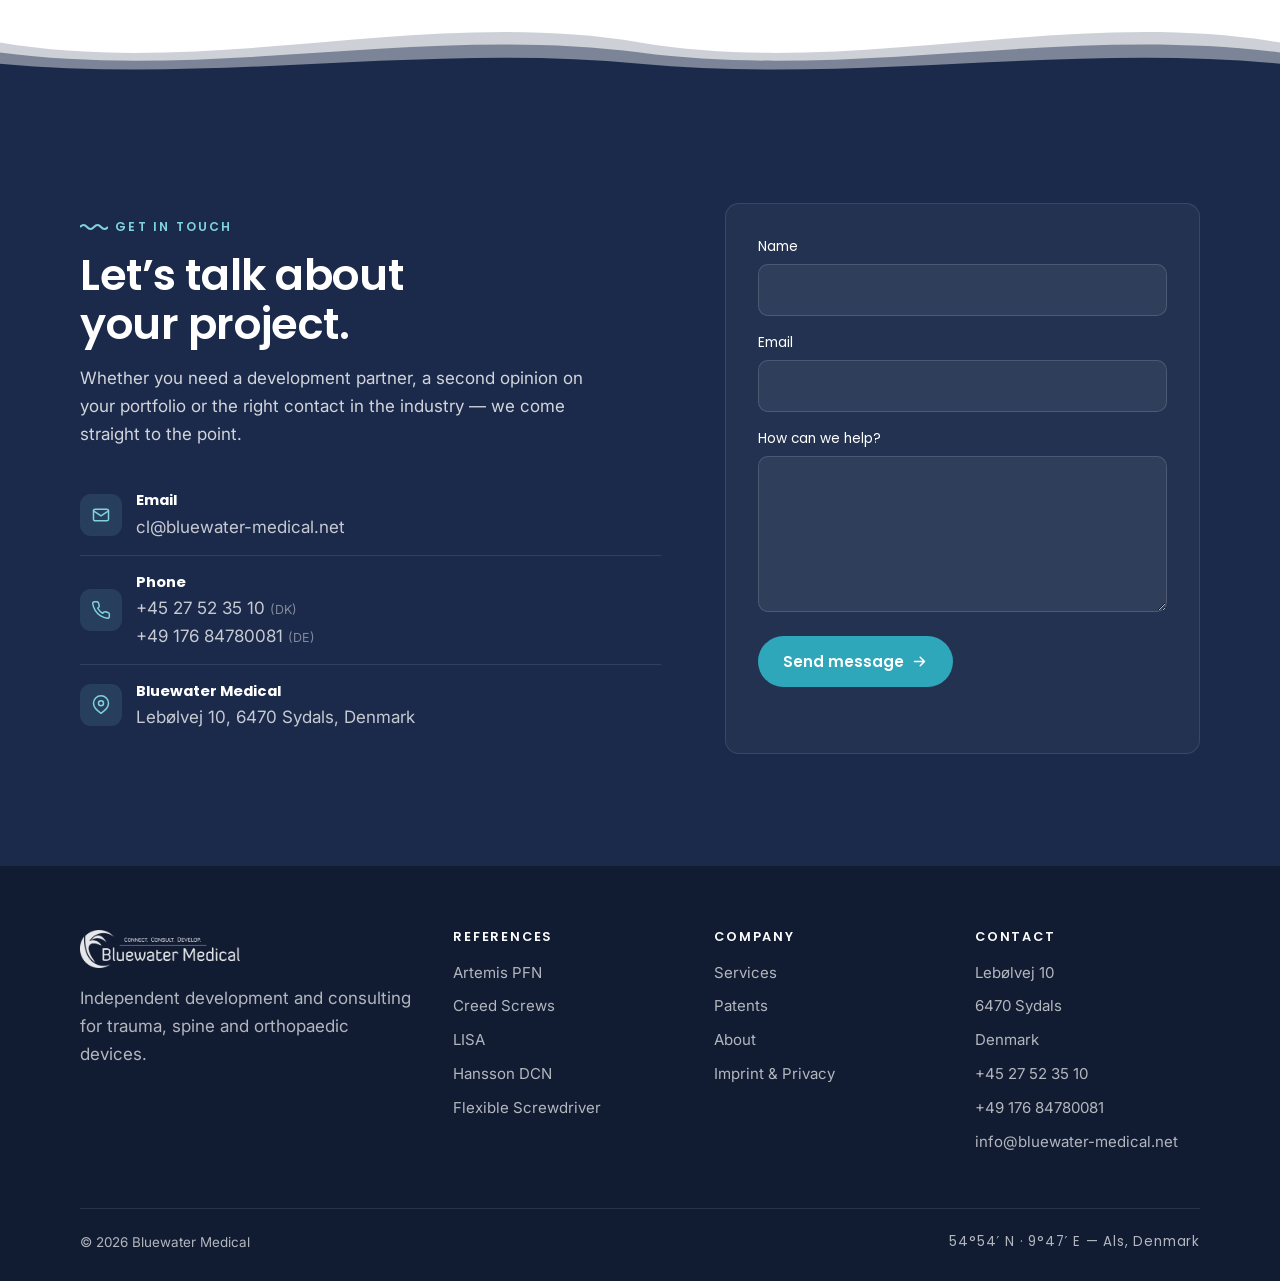
<file: references/creed-screws/index.html>
<!DOCTYPE html>
<html lang="en">
<head>
<meta name="robots" content="noindex, nofollow">
<meta charset="UTF-8">
<meta name="viewport" content="width=device-width, initial-scale=1">
<title>Creed Cannulated Compression Screws | Bluewater Medical</title>
<meta name="description" content="Headed and headless cannulated compression screws with radiotranslucent “Ortholucent” technology for better intra-operative visualization.">
<link rel="canonical" href="https://bluewater-medical.net/references/creed-screws/">
<meta property="og:title" content="Creed Cannulated Compression Screws | Bluewater Medical">
<meta property="og:description" content="Headed and headless cannulated compression screws with radiotranslucent “Ortholucent” technology for better intra-operative visualization.">
<meta property="og:type" content="website">
<link rel="icon" href="../../assets/img/favicon.png" type="image/png">
<link rel="preconnect" href="https://fonts.googleapis.com">
<link rel="preconnect" href="https://fonts.gstatic.com" crossorigin>
<link href="https://fonts.googleapis.com/css2?family=Poppins:ital,wght@0,500;0,600;0,700;1,500&family=Inter:wght@400;500;600&display=swap" rel="stylesheet">
<link rel="stylesheet" href="../../assets/css/styles.css">
</head>
<body>
<header class="site-header" id="siteHeader">
  <div class="container nav">
    <a class="brand" href="../../index.html" aria-label="Bluewater Medical home"><img src="../../assets/img/logo.png" alt="Bluewater Medical"></a>
    <ul class="nav-links" id="navLinks">
      <li><a href="../../index.html#services">Services</a></li>
      <li class="has-dropdown"><a href="../../index.html#references" class="active">References <svg class="caret" viewBox="0 0 10 10" fill="none" stroke="currentColor" stroke-width="1.6"><path d="M2 3.5 5 6.5 8 3.5"/></svg></a><div class="dropdown"><a href="../../references/artemis-pfn/index.html"><b>Artemis PFN</b><span>GLW Medical</span></a><a href="../../references/creed-screws/index.html"><b>Creed Screws</b><span>GLW Medical</span></a><a href="../../references/lisa/index.html"><b>LISA</b><span>Backbone · Companion Spine</span></a><a href="../../references/hansson-dcn/index.html"><b>Hansson DCN</b><span>Swemac</span></a><a href="../../references/flexible-screwdriver/index.html"><b>Flexible Screwdriver</b><span>Bluewater Medical development</span></a></div></li>
      <li><a href="../../patents/index.html">Patents</a></li>
      <li><a href="../../about/index.html">About</a></li>
      <li><a href="../../index.html#contact">Contact</a></li>
    </ul>
    <div class="nav-cta"><a class="btn btn--accent" href="../../index.html#contact">Get in touch</a></div>
    <button class="nav-toggle" id="navToggle" aria-label="Toggle menu" aria-expanded="false"><span></span><span></span><span></span></button>
  </div>
</header>
<main>
<section class="page-hero">
  <div class="container">
    <p class="crumbs"><a href="../../index.html">Home</a> / <a href="../../index.html#references">References</a> / Creed Screws</p>
    <span class="tag">GLW Medical</span>
    <h1>Creed Cannulated Compression Screws</h1>
    <p>Headed and headless cannulated compression screws with radiotranslucent “Ortholucent” technology for better intra-operative visualization.</p>
  </div>
  <div class="waves waves--bottom" aria-hidden="true"><svg class="w1" viewBox="0 0 2880 100" preserveAspectRatio="none"><path fill="#fff" fill-opacity=".22" d="M0,45 C240,85 480,5 720,45 C960,85 1200,5 1440,45 C1680,85 1920,5 2160,45 C2400,85 2640,5 2880,45 L2880,100 L0,100 Z"/></svg><svg class="w2" viewBox="0 0 2880 100" preserveAspectRatio="none"><path fill="#fff" fill-opacity=".45" d="M0,45 C240,85 480,5 720,45 C960,85 1200,5 1440,45 C1680,85 1920,5 2160,45 C2400,85 2640,5 2880,45 L2880,100 L0,100 Z"/></svg><svg class="w3" viewBox="0 0 2880 100" preserveAspectRatio="none"><path fill="#fff" fill-opacity="1" d="M0,45 C240,85 480,5 720,45 C960,85 1200,5 1440,45 C1680,85 1920,5 2160,45 C2400,85 2640,5 2880,45 L2880,100 L0,100 Z"/></svg></div>
</section>
<section class="section" style="padding-top:48px">
  <div class="container">
    <div class="detail-grid">
      <div class="reveal">
        <h2>Overview</h2>
        <p>Creed is a comprehensive portfolio of headed and headless Ø2.5, 4.3, 5.6 and 7.4 mm self-drilling and self-tapping cannulated compression screws, designed for precise guidewire-assisted placement.</p><p>The radiotranslucent properties of the Creed screws are intended to improve visualization during surgery compared with traditional metal implants.</p>
        <h2>Key features</h2>
        <ul class="ticks"><li>Headed and headless screws, Ø2.5 / 4.3 / 5.6 / 7.4 mm</li><li>Self-drilling and self-tapping, cannulated for guidewire placement</li><li>Radiotranslucent “Ortholucent” material for better imaging</li><li>“Stinger Tip” designed to assist guidewire-following insertion</li></ul>
        
      </div>
      <div class="sticky reveal">
        <figure class="shot"><img src="../../assets/img/creed.webp" alt="Creed headed and headless screws" loading="lazy"><figcaption><span>Creed headed and headless screws</span><span>Image: GLW Medical</span></figcaption></figure>
        <div class="aside-card"><h3>Client IP generated</h3><p>This collaboration produced additional intellectual property for GLW, Inc.: granted patents owned by the client, with Christian Lutz named as inventor.</p><ul class="patent-refs"><li><a href="https://patents.google.com/patent/US11253304B2/en" target="_blank" rel="noopener">US 11,253,304 B2</a><span>Hybrid cannulated orthopedic screws · GLW, Inc.</span></li><li><a href="https://patents.google.com/patent/US11957392B2/en" target="_blank" rel="noopener">US 11,957,392 B2</a><span>Hybrid cannulated orthopedic screws (continuation) · GLW, Inc.</span></li></ul></div>
        <div class="aside-card"><h3>Manufacturer</h3><p>Creed Cannulated Compression Screws is a product of GLW Medical. Full product information, IFUs and surgical techniques are available from the manufacturer.</p><a class="link-arrow" href="https://glwmed.com/products/creed-cannulated-compression-screws/" target="_blank" rel="noopener">Visit GLW Medical</a></div>
      </div>
    </div>
    <nav class="pager" aria-label="Reference navigation">
      <a href="../../references/artemis-pfn/index.html"><small>Previous reference</small>← Artemis PFN</a>
      <a href="../../references/lisa/index.html" style="text-align:right"><small>Next reference</small>LISA →</a>
    </nav>
  </div>
</section>
<section class="section section--dark" id="contact">
  <div class="waves waves--top" aria-hidden="true"><svg class="w1" viewBox="0 0 2880 100" preserveAspectRatio="none"><path fill="#1b2a4a" fill-opacity=".22" d="M0,45 C240,85 480,5 720,45 C960,85 1200,5 1440,45 C1680,85 1920,5 2160,45 C2400,85 2640,5 2880,45 L2880,100 L0,100 Z"/></svg><svg class="w2" viewBox="0 0 2880 100" preserveAspectRatio="none"><path fill="#1b2a4a" fill-opacity=".45" d="M0,45 C240,85 480,5 720,45 C960,85 1200,5 1440,45 C1680,85 1920,5 2160,45 C2400,85 2640,5 2880,45 L2880,100 L0,100 Z"/></svg><svg class="w3" viewBox="0 0 2880 100" preserveAspectRatio="none"><path fill="#1b2a4a" fill-opacity="1" d="M0,45 C240,85 480,5 720,45 C960,85 1200,5 1440,45 C1680,85 1920,5 2160,45 C2400,85 2640,5 2880,45 L2880,100 L0,100 Z"/></svg></div>
  <div class="container contact-band">
    <div class="reveal">
      <p class="eyebrow" style="color:var(--aqua-300)">Get in touch</p>
      <h2 style="font-size:clamp(1.9rem,3.4vw,2.7rem)">Let’s talk about your project.</h2>
      <p style="margin:16px 0 26px;max-width:520px">Whether you need a development partner, a second opinion on your portfolio or the right contact in the industry — we come straight to the point.</p>
      <ul class="contact-list">
        <li><span class="ic"><svg viewBox="0 0 24 24" fill="none" stroke="currentColor" stroke-width="1.8" stroke-linecap="round" stroke-linejoin="round"><rect x="3" y="5" width="18" height="14" rx="2"/><path d="m3 7 9 6 9-6"/></svg></span><div><b>Email</b><a href="mailto:cl@bluewater-medical.net">cl@bluewater-medical.net</a></div></li>
        <li><span class="ic"><svg viewBox="0 0 24 24" fill="none" stroke="currentColor" stroke-width="1.8" stroke-linecap="round" stroke-linejoin="round"><path d="M22 16.9v3a2 2 0 0 1-2.2 2 19.8 19.8 0 0 1-8.6-3.1 19.5 19.5 0 0 1-6-6A19.8 19.8 0 0 1 2.1 4.2 2 2 0 0 1 4.1 2h3a2 2 0 0 1 2 1.7c.1 1 .4 1.9.7 2.8a2 2 0 0 1-.5 2.1L8 9.9a16 16 0 0 0 6 6l1.3-1.3a2 2 0 0 1 2.1-.4c.9.3 1.8.6 2.8.7a2 2 0 0 1 1.7 2z"/></svg></span><div><b>Phone</b><a href="tel:+4527523510">+45 27 52 35 10</a> <small>(DK)</small><br><a href="tel:+4917684780081">+49 176 84780081</a> <small>(DE)</small></div></li>
        <li><span class="ic"><svg viewBox="0 0 24 24" fill="none" stroke="currentColor" stroke-width="1.8" stroke-linecap="round" stroke-linejoin="round"><path d="M21 10c0 6-9 12-9 12s-9-6-9-12a9 9 0 0 1 18 0z"/><circle cx="12" cy="10" r="3"/></svg></span><div><b>Bluewater Medical</b><span>Lebølvej 10, 6470 Sydals, Denmark</span></div></li>
      </ul>
    </div>
    <form class="contact-form reveal" action="../../contact.php" method="post" data-contact-form>
      <div class="field"><label for="cf-name">Name</label><input id="cf-name" name="name" type="text" autocomplete="name" maxlength="100" required></div>
      <div class="field"><label for="cf-email">Email</label><input id="cf-email" name="email" type="email" autocomplete="email" required></div>
      <div class="field"><label for="cf-msg">How can we help?</label><textarea id="cf-msg" name="message" rows="5" maxlength="5000" required></textarea></div>
      <div class="hp" aria-hidden="true"><label for="cf-web">Website</label><input id="cf-web" name="website" type="text" tabindex="-1" autocomplete="off"></div>
      <button class="btn btn--accent" type="submit">Send message <svg viewBox="0 0 24 24" fill="none" stroke="currentColor" stroke-width="2.2" stroke-linecap="round" stroke-linejoin="round"><path d="M5 12h14M13 6l6 6-6 6"/></svg></button>
      <p class="form-status" role="status" aria-live="polite"></p>
    </form>
  </div>
</section>
</main>
<footer class="site-footer">
  <div class="container">
    <div class="footer-grid">
      <div><img src="../../assets/img/logo.png" alt="Bluewater Medical"><p>Independent development and consulting for trauma, spine and orthopaedic devices.</p></div>
      <div><h4>References</h4><ul><li><a href="../../references/artemis-pfn/index.html">Artemis PFN</a></li><li><a href="../../references/creed-screws/index.html">Creed Screws</a></li><li><a href="../../references/lisa/index.html">LISA</a></li><li><a href="../../references/hansson-dcn/index.html">Hansson DCN</a></li><li><a href="../../references/flexible-screwdriver/index.html">Flexible Screwdriver</a></li></ul></div>
      <div><h4>Company</h4><ul><li><a href="../../index.html#services">Services</a></li><li><a href="../../patents/index.html">Patents</a></li><li><a href="../../about/index.html">About</a></li><li><a href="../../imprint/index.html">Imprint &amp; Privacy</a></li></ul></div>
      <div><h4>Contact</h4><ul><li>Lebølvej 10</li><li>6470 Sydals</li><li>Denmark</li><li><a href="tel:+4527523510">+45 27 52 35 10</a></li><li><a href="tel:+4917684780081">+49 176 84780081</a></li><li><a href="mailto:info@bluewater-medical.net">info@bluewater-medical.net</a></li></ul></div>
    </div>
    <div class="footer-bottom"><span>© <span class="js-year">2026</span> Bluewater Medical</span><span class="coords">54°54′ N · 9°47′ E — Als, Denmark</span></div>
  </div>
</footer>
<script src="../../assets/js/main.js"></script>
</body>
</html>
</file>
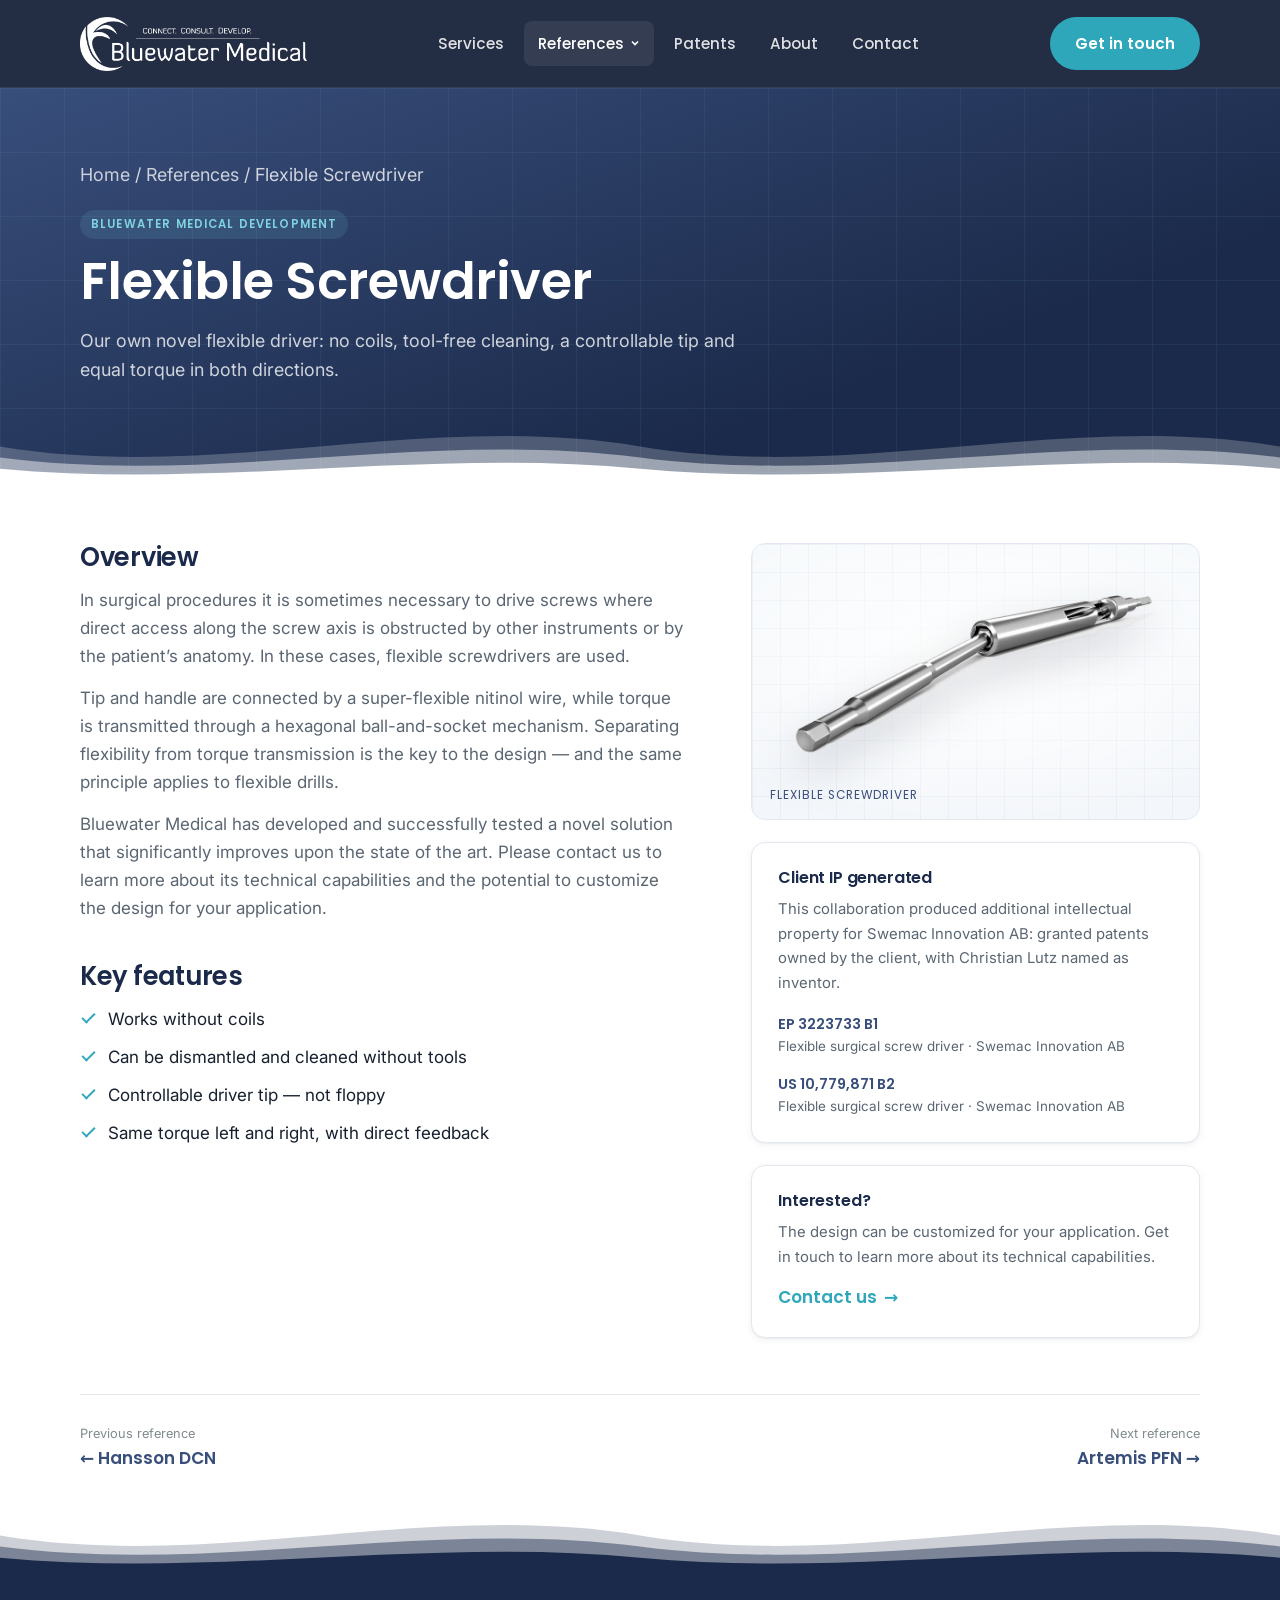
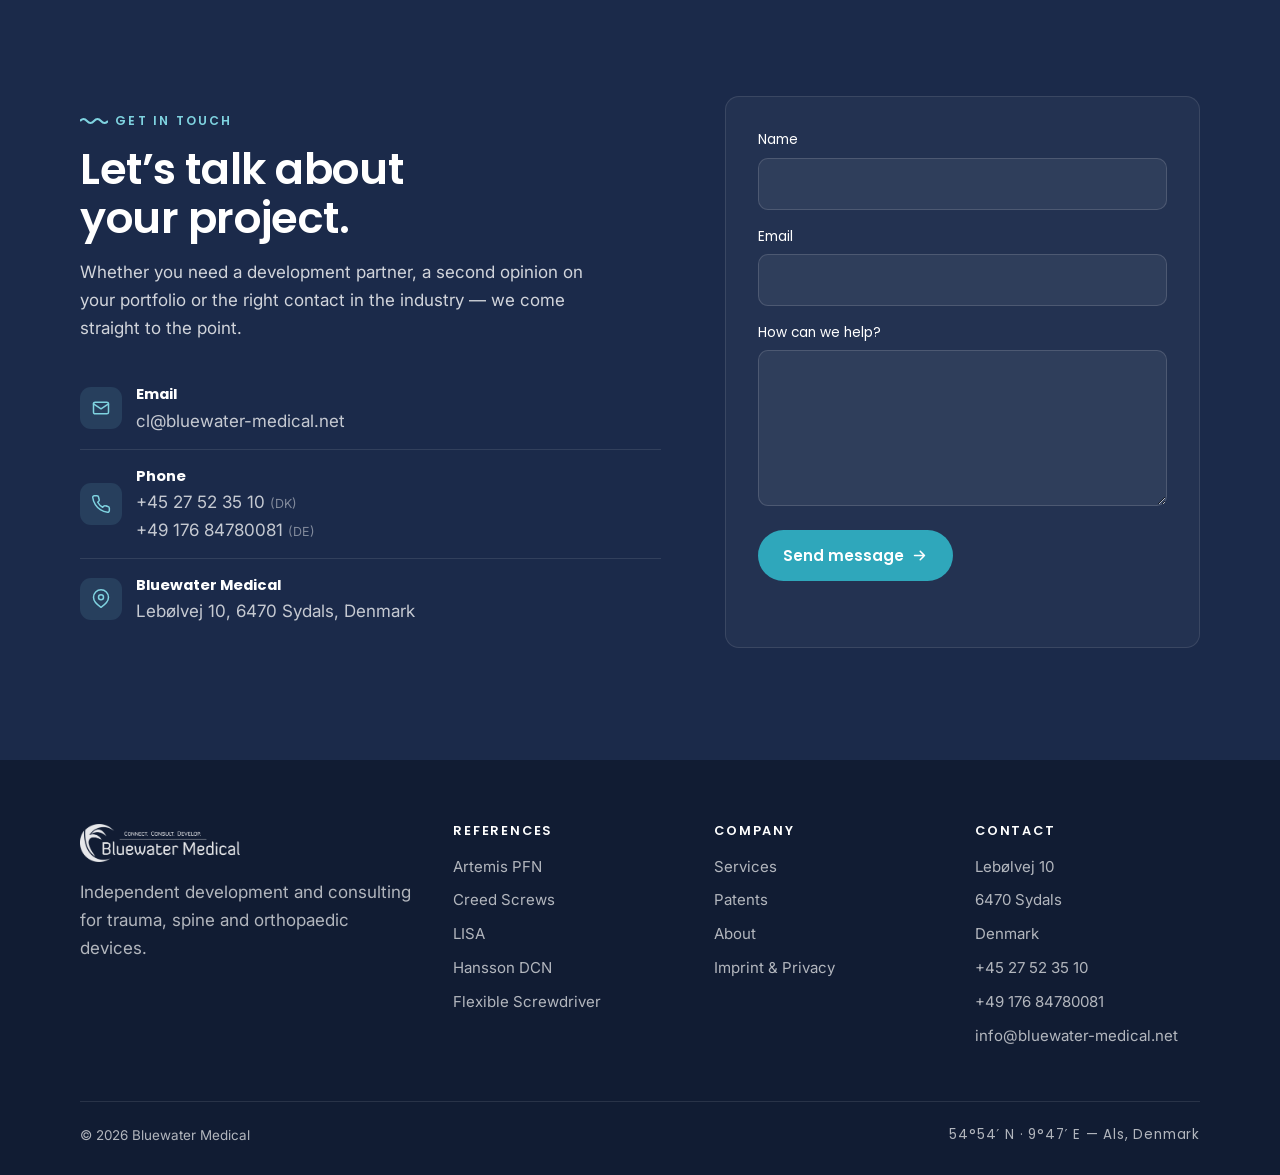
<file: references/flexible-screwdriver/index.html>
<!DOCTYPE html>
<html lang="en">
<head>
<meta name="robots" content="noindex, nofollow">
<meta charset="UTF-8">
<meta name="viewport" content="width=device-width, initial-scale=1">
<title>Flexible Screwdriver | Bluewater Medical</title>
<meta name="description" content="Our own novel flexible driver: no coils, tool-free cleaning, a controllable tip and equal torque in both directions.">
<link rel="canonical" href="https://bluewater-medical.net/references/flexible-screwdriver/">
<meta property="og:title" content="Flexible Screwdriver | Bluewater Medical">
<meta property="og:description" content="Our own novel flexible driver: no coils, tool-free cleaning, a controllable tip and equal torque in both directions.">
<meta property="og:type" content="website">
<link rel="icon" href="../../assets/img/favicon.png" type="image/png">
<link rel="preconnect" href="https://fonts.googleapis.com">
<link rel="preconnect" href="https://fonts.gstatic.com" crossorigin>
<link href="https://fonts.googleapis.com/css2?family=Poppins:ital,wght@0,500;0,600;0,700;1,500&family=Inter:wght@400;500;600&display=swap" rel="stylesheet">
<link rel="stylesheet" href="../../assets/css/styles.css">
</head>
<body>
<header class="site-header" id="siteHeader">
  <div class="container nav">
    <a class="brand" href="../../index.html" aria-label="Bluewater Medical home"><img src="../../assets/img/logo.png" alt="Bluewater Medical"></a>
    <ul class="nav-links" id="navLinks">
      <li><a href="../../index.html#services">Services</a></li>
      <li class="has-dropdown"><a href="../../index.html#references" class="active">References <svg class="caret" viewBox="0 0 10 10" fill="none" stroke="currentColor" stroke-width="1.6"><path d="M2 3.5 5 6.5 8 3.5"/></svg></a><div class="dropdown"><a href="../../references/artemis-pfn/index.html"><b>Artemis PFN</b><span>GLW Medical</span></a><a href="../../references/creed-screws/index.html"><b>Creed Screws</b><span>GLW Medical</span></a><a href="../../references/lisa/index.html"><b>LISA</b><span>Backbone · Companion Spine</span></a><a href="../../references/hansson-dcn/index.html"><b>Hansson DCN</b><span>Swemac</span></a><a href="../../references/flexible-screwdriver/index.html"><b>Flexible Screwdriver</b><span>Bluewater Medical development</span></a></div></li>
      <li><a href="../../patents/index.html">Patents</a></li>
      <li><a href="../../about/index.html">About</a></li>
      <li><a href="../../index.html#contact">Contact</a></li>
    </ul>
    <div class="nav-cta"><a class="btn btn--accent" href="../../index.html#contact">Get in touch</a></div>
    <button class="nav-toggle" id="navToggle" aria-label="Toggle menu" aria-expanded="false"><span></span><span></span><span></span></button>
  </div>
</header>
<main>
<section class="page-hero">
  <div class="container">
    <p class="crumbs"><a href="../../index.html">Home</a> / <a href="../../index.html#references">References</a> / Flexible Screwdriver</p>
    <span class="tag">Bluewater Medical development</span>
    <h1>Flexible Screwdriver</h1>
    <p>Our own novel flexible driver: no coils, tool-free cleaning, a controllable tip and equal torque in both directions.</p>
  </div>
  <div class="waves waves--bottom" aria-hidden="true"><svg class="w1" viewBox="0 0 2880 100" preserveAspectRatio="none"><path fill="#fff" fill-opacity=".22" d="M0,45 C240,85 480,5 720,45 C960,85 1200,5 1440,45 C1680,85 1920,5 2160,45 C2400,85 2640,5 2880,45 L2880,100 L0,100 Z"/></svg><svg class="w2" viewBox="0 0 2880 100" preserveAspectRatio="none"><path fill="#fff" fill-opacity=".45" d="M0,45 C240,85 480,5 720,45 C960,85 1200,5 1440,45 C1680,85 1920,5 2160,45 C2400,85 2640,5 2880,45 L2880,100 L0,100 Z"/></svg><svg class="w3" viewBox="0 0 2880 100" preserveAspectRatio="none"><path fill="#fff" fill-opacity="1" d="M0,45 C240,85 480,5 720,45 C960,85 1200,5 1440,45 C1680,85 1920,5 2160,45 C2400,85 2640,5 2880,45 L2880,100 L0,100 Z"/></svg></div>
</section>
<section class="section" style="padding-top:48px">
  <div class="container">
    <div class="detail-grid">
      <div class="reveal">
        <h2>Overview</h2>
        <p>In surgical procedures it is sometimes necessary to drive screws where direct access along the screw axis is obstructed by other instruments or by the patient’s anatomy. In these cases, flexible screwdrivers are used.</p><p>Tip and handle are connected by a super-flexible nitinol wire, while torque is transmitted through a hexagonal ball-and-socket mechanism. Separating flexibility from torque transmission is the key to the design — and the same principle applies to flexible drills.</p><p>Bluewater Medical has developed and successfully tested a novel solution that significantly improves upon the state of the art. Please contact us to learn more about its technical capabilities and the potential to customize the design for your application.</p>
        <h2>Key features</h2>
        <ul class="ticks"><li>Works without coils</li><li>Can be dismantled and cleaned without tools</li><li>Controllable driver tip — not floppy</li><li>Same torque left and right, with direct feedback</li></ul>
        
      </div>
      <div class="sticky reveal">
        <figure class="shot"><img src="../../assets/img/flex-driver.webp" alt="Flexible screwdriver" loading="lazy"><figcaption><span>Flexible screwdriver</span><span></span></figcaption></figure>
        <div class="aside-card"><h3>Client IP generated</h3><p>This collaboration produced additional intellectual property for Swemac Innovation AB: granted patents owned by the client, with Christian Lutz named as inventor.</p><ul class="patent-refs"><li><a href="https://patents.google.com/patent/EP3223733B1/en" target="_blank" rel="noopener">EP 3223733 B1</a><span>Flexible surgical screw driver · Swemac Innovation AB</span></li><li><a href="https://patents.google.com/patent/US10779871B2/en" target="_blank" rel="noopener">US 10,779,871 B2</a><span>Flexible surgical screw driver · Swemac Innovation AB</span></li></ul></div>
        <div class="aside-card"><h3>Interested?</h3><p>The design can be customized for your application. Get in touch to learn more about its technical capabilities.</p><a class="link-arrow" href="mailto:info@bluewater-medical.net?subject=Flexible Screwdriver">Contact us</a></div>
      </div>
    </div>
    <nav class="pager" aria-label="Reference navigation">
      <a href="../../references/hansson-dcn/index.html"><small>Previous reference</small>← Hansson DCN</a>
      <a href="../../references/artemis-pfn/index.html" style="text-align:right"><small>Next reference</small>Artemis PFN →</a>
    </nav>
  </div>
</section>
<section class="section section--dark" id="contact">
  <div class="waves waves--top" aria-hidden="true"><svg class="w1" viewBox="0 0 2880 100" preserveAspectRatio="none"><path fill="#1b2a4a" fill-opacity=".22" d="M0,45 C240,85 480,5 720,45 C960,85 1200,5 1440,45 C1680,85 1920,5 2160,45 C2400,85 2640,5 2880,45 L2880,100 L0,100 Z"/></svg><svg class="w2" viewBox="0 0 2880 100" preserveAspectRatio="none"><path fill="#1b2a4a" fill-opacity=".45" d="M0,45 C240,85 480,5 720,45 C960,85 1200,5 1440,45 C1680,85 1920,5 2160,45 C2400,85 2640,5 2880,45 L2880,100 L0,100 Z"/></svg><svg class="w3" viewBox="0 0 2880 100" preserveAspectRatio="none"><path fill="#1b2a4a" fill-opacity="1" d="M0,45 C240,85 480,5 720,45 C960,85 1200,5 1440,45 C1680,85 1920,5 2160,45 C2400,85 2640,5 2880,45 L2880,100 L0,100 Z"/></svg></div>
  <div class="container contact-band">
    <div class="reveal">
      <p class="eyebrow" style="color:var(--aqua-300)">Get in touch</p>
      <h2 style="font-size:clamp(1.9rem,3.4vw,2.7rem)">Let’s talk about your project.</h2>
      <p style="margin:16px 0 26px;max-width:520px">Whether you need a development partner, a second opinion on your portfolio or the right contact in the industry — we come straight to the point.</p>
      <ul class="contact-list">
        <li><span class="ic"><svg viewBox="0 0 24 24" fill="none" stroke="currentColor" stroke-width="1.8" stroke-linecap="round" stroke-linejoin="round"><rect x="3" y="5" width="18" height="14" rx="2"/><path d="m3 7 9 6 9-6"/></svg></span><div><b>Email</b><a href="mailto:cl@bluewater-medical.net">cl@bluewater-medical.net</a></div></li>
        <li><span class="ic"><svg viewBox="0 0 24 24" fill="none" stroke="currentColor" stroke-width="1.8" stroke-linecap="round" stroke-linejoin="round"><path d="M22 16.9v3a2 2 0 0 1-2.2 2 19.8 19.8 0 0 1-8.6-3.1 19.5 19.5 0 0 1-6-6A19.8 19.8 0 0 1 2.1 4.2 2 2 0 0 1 4.1 2h3a2 2 0 0 1 2 1.7c.1 1 .4 1.9.7 2.8a2 2 0 0 1-.5 2.1L8 9.9a16 16 0 0 0 6 6l1.3-1.3a2 2 0 0 1 2.1-.4c.9.3 1.8.6 2.8.7a2 2 0 0 1 1.7 2z"/></svg></span><div><b>Phone</b><a href="tel:+4527523510">+45 27 52 35 10</a> <small>(DK)</small><br><a href="tel:+4917684780081">+49 176 84780081</a> <small>(DE)</small></div></li>
        <li><span class="ic"><svg viewBox="0 0 24 24" fill="none" stroke="currentColor" stroke-width="1.8" stroke-linecap="round" stroke-linejoin="round"><path d="M21 10c0 6-9 12-9 12s-9-6-9-12a9 9 0 0 1 18 0z"/><circle cx="12" cy="10" r="3"/></svg></span><div><b>Bluewater Medical</b><span>Lebølvej 10, 6470 Sydals, Denmark</span></div></li>
      </ul>
    </div>
    <form class="contact-form reveal" action="../../contact.php" method="post" data-contact-form>
      <div class="field"><label for="cf-name">Name</label><input id="cf-name" name="name" type="text" autocomplete="name" maxlength="100" required></div>
      <div class="field"><label for="cf-email">Email</label><input id="cf-email" name="email" type="email" autocomplete="email" required></div>
      <div class="field"><label for="cf-msg">How can we help?</label><textarea id="cf-msg" name="message" rows="5" maxlength="5000" required></textarea></div>
      <div class="hp" aria-hidden="true"><label for="cf-web">Website</label><input id="cf-web" name="website" type="text" tabindex="-1" autocomplete="off"></div>
      <button class="btn btn--accent" type="submit">Send message <svg viewBox="0 0 24 24" fill="none" stroke="currentColor" stroke-width="2.2" stroke-linecap="round" stroke-linejoin="round"><path d="M5 12h14M13 6l6 6-6 6"/></svg></button>
      <p class="form-status" role="status" aria-live="polite"></p>
    </form>
  </div>
</section>
</main>
<footer class="site-footer">
  <div class="container">
    <div class="footer-grid">
      <div><img src="../../assets/img/logo.png" alt="Bluewater Medical"><p>Independent development and consulting for trauma, spine and orthopaedic devices.</p></div>
      <div><h4>References</h4><ul><li><a href="../../references/artemis-pfn/index.html">Artemis PFN</a></li><li><a href="../../references/creed-screws/index.html">Creed Screws</a></li><li><a href="../../references/lisa/index.html">LISA</a></li><li><a href="../../references/hansson-dcn/index.html">Hansson DCN</a></li><li><a href="../../references/flexible-screwdriver/index.html">Flexible Screwdriver</a></li></ul></div>
      <div><h4>Company</h4><ul><li><a href="../../index.html#services">Services</a></li><li><a href="../../patents/index.html">Patents</a></li><li><a href="../../about/index.html">About</a></li><li><a href="../../imprint/index.html">Imprint &amp; Privacy</a></li></ul></div>
      <div><h4>Contact</h4><ul><li>Lebølvej 10</li><li>6470 Sydals</li><li>Denmark</li><li><a href="tel:+4527523510">+45 27 52 35 10</a></li><li><a href="tel:+4917684780081">+49 176 84780081</a></li><li><a href="mailto:info@bluewater-medical.net">info@bluewater-medical.net</a></li></ul></div>
    </div>
    <div class="footer-bottom"><span>© <span class="js-year">2026</span> Bluewater Medical</span><span class="coords">54°54′ N · 9°47′ E — Als, Denmark</span></div>
  </div>
</footer>
<script src="../../assets/js/main.js"></script>
</body>
</html>
</file>
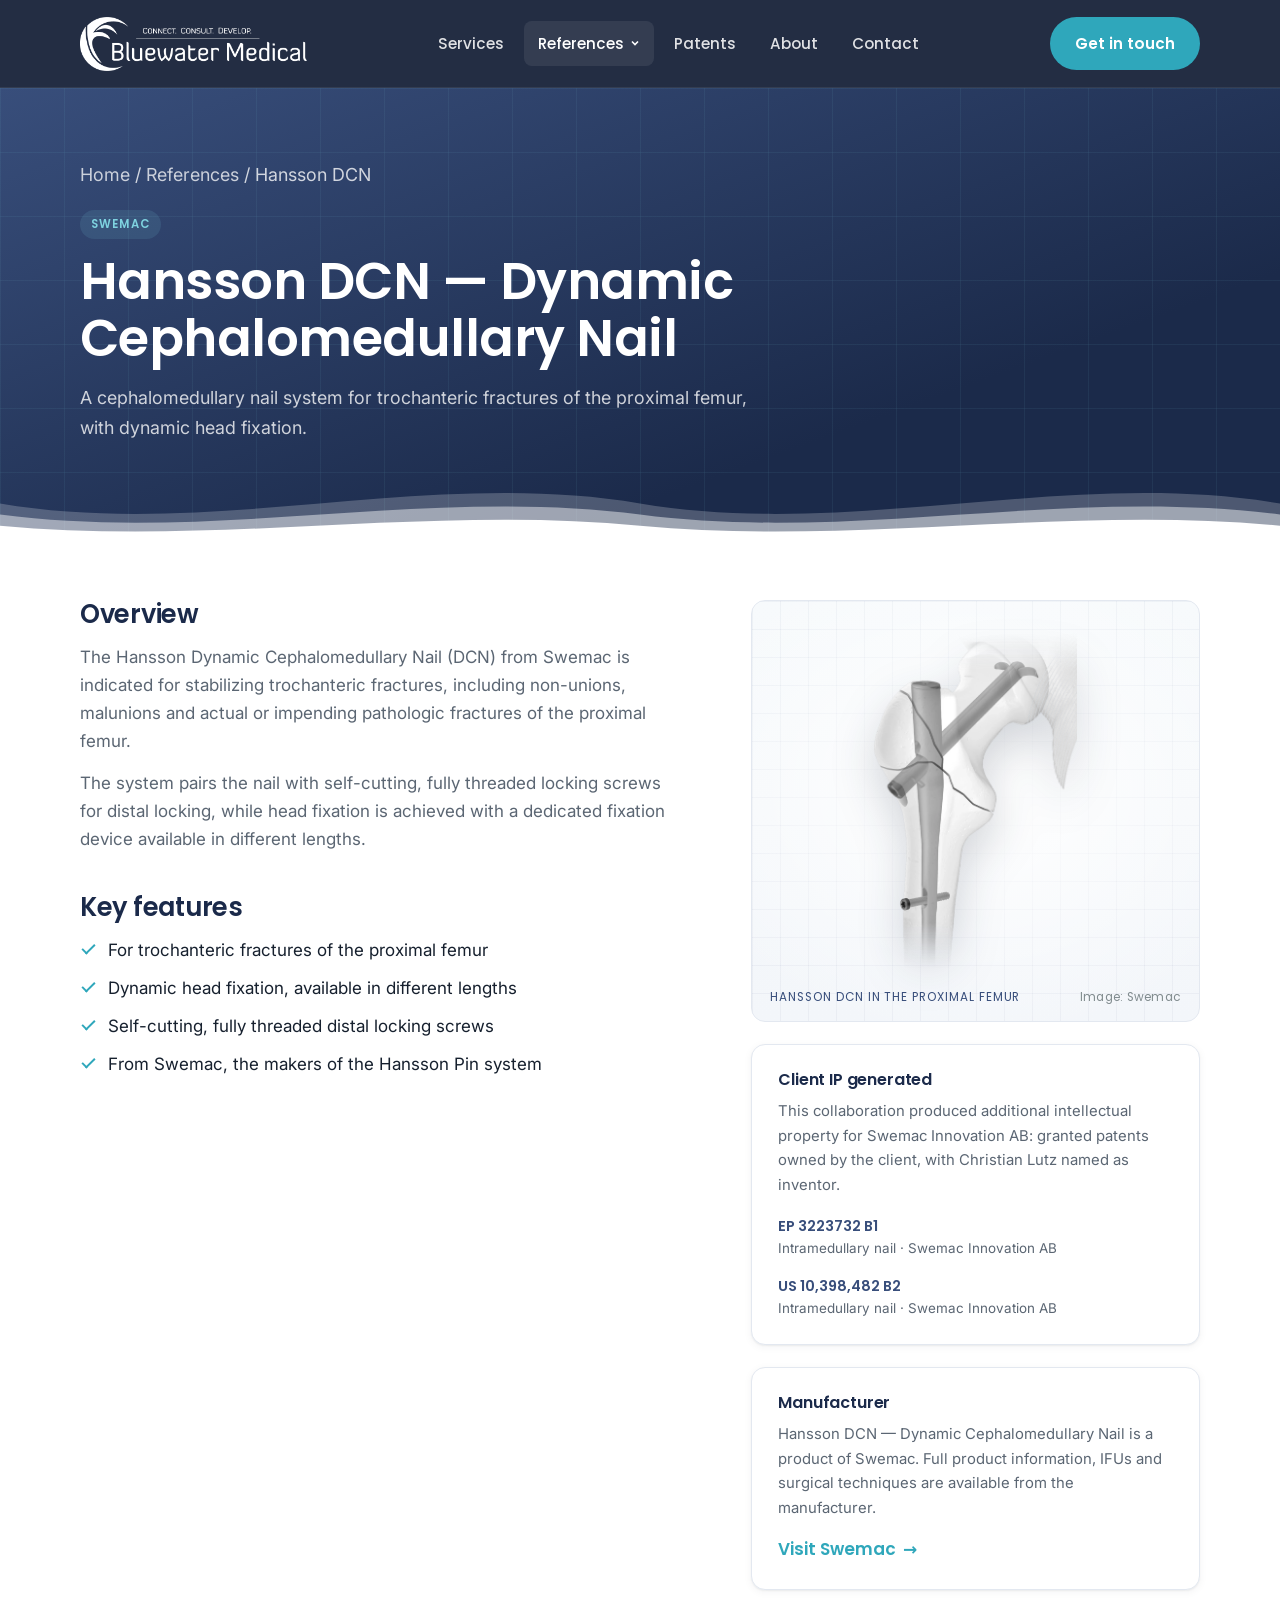
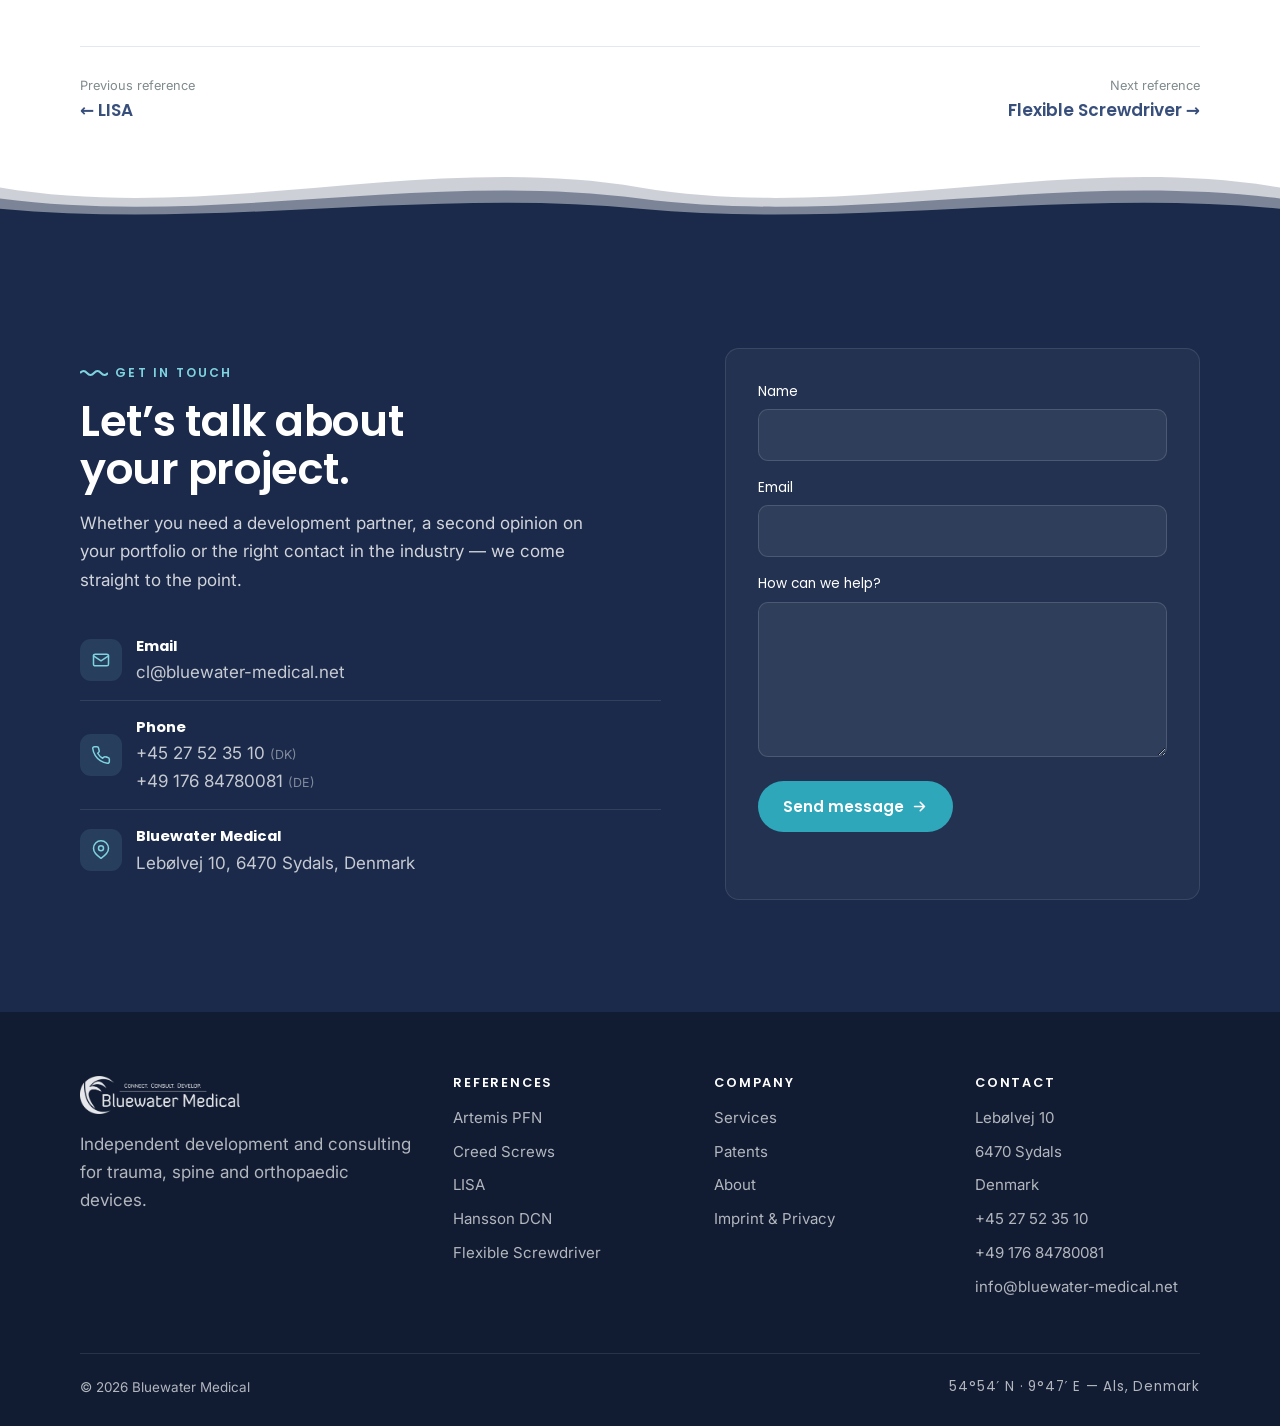
<file: references/hansson-dcn/index.html>
<!DOCTYPE html>
<html lang="en">
<head>
<meta name="robots" content="noindex, nofollow">
<meta charset="UTF-8">
<meta name="viewport" content="width=device-width, initial-scale=1">
<title>Hansson DCN — Dynamic Cephalomedullary Nail | Bluewater Medical</title>
<meta name="description" content="A cephalomedullary nail system for trochanteric fractures of the proximal femur, with dynamic head fixation.">
<link rel="canonical" href="https://bluewater-medical.net/references/hansson-dcn/">
<meta property="og:title" content="Hansson DCN — Dynamic Cephalomedullary Nail | Bluewater Medical">
<meta property="og:description" content="A cephalomedullary nail system for trochanteric fractures of the proximal femur, with dynamic head fixation.">
<meta property="og:type" content="website">
<link rel="icon" href="../../assets/img/favicon.png" type="image/png">
<link rel="preconnect" href="https://fonts.googleapis.com">
<link rel="preconnect" href="https://fonts.gstatic.com" crossorigin>
<link href="https://fonts.googleapis.com/css2?family=Poppins:ital,wght@0,500;0,600;0,700;1,500&family=Inter:wght@400;500;600&display=swap" rel="stylesheet">
<link rel="stylesheet" href="../../assets/css/styles.css">
</head>
<body>
<header class="site-header" id="siteHeader">
  <div class="container nav">
    <a class="brand" href="../../index.html" aria-label="Bluewater Medical home"><img src="../../assets/img/logo.png" alt="Bluewater Medical"></a>
    <ul class="nav-links" id="navLinks">
      <li><a href="../../index.html#services">Services</a></li>
      <li class="has-dropdown"><a href="../../index.html#references" class="active">References <svg class="caret" viewBox="0 0 10 10" fill="none" stroke="currentColor" stroke-width="1.6"><path d="M2 3.5 5 6.5 8 3.5"/></svg></a><div class="dropdown"><a href="../../references/artemis-pfn/index.html"><b>Artemis PFN</b><span>GLW Medical</span></a><a href="../../references/creed-screws/index.html"><b>Creed Screws</b><span>GLW Medical</span></a><a href="../../references/lisa/index.html"><b>LISA</b><span>Backbone · Companion Spine</span></a><a href="../../references/hansson-dcn/index.html"><b>Hansson DCN</b><span>Swemac</span></a><a href="../../references/flexible-screwdriver/index.html"><b>Flexible Screwdriver</b><span>Bluewater Medical development</span></a></div></li>
      <li><a href="../../patents/index.html">Patents</a></li>
      <li><a href="../../about/index.html">About</a></li>
      <li><a href="../../index.html#contact">Contact</a></li>
    </ul>
    <div class="nav-cta"><a class="btn btn--accent" href="../../index.html#contact">Get in touch</a></div>
    <button class="nav-toggle" id="navToggle" aria-label="Toggle menu" aria-expanded="false"><span></span><span></span><span></span></button>
  </div>
</header>
<main>
<section class="page-hero">
  <div class="container">
    <p class="crumbs"><a href="../../index.html">Home</a> / <a href="../../index.html#references">References</a> / Hansson DCN</p>
    <span class="tag">Swemac</span>
    <h1>Hansson DCN — Dynamic Cephalomedullary Nail</h1>
    <p>A cephalomedullary nail system for trochanteric fractures of the proximal femur, with dynamic head fixation.</p>
  </div>
  <div class="waves waves--bottom" aria-hidden="true"><svg class="w1" viewBox="0 0 2880 100" preserveAspectRatio="none"><path fill="#fff" fill-opacity=".22" d="M0,45 C240,85 480,5 720,45 C960,85 1200,5 1440,45 C1680,85 1920,5 2160,45 C2400,85 2640,5 2880,45 L2880,100 L0,100 Z"/></svg><svg class="w2" viewBox="0 0 2880 100" preserveAspectRatio="none"><path fill="#fff" fill-opacity=".45" d="M0,45 C240,85 480,5 720,45 C960,85 1200,5 1440,45 C1680,85 1920,5 2160,45 C2400,85 2640,5 2880,45 L2880,100 L0,100 Z"/></svg><svg class="w3" viewBox="0 0 2880 100" preserveAspectRatio="none"><path fill="#fff" fill-opacity="1" d="M0,45 C240,85 480,5 720,45 C960,85 1200,5 1440,45 C1680,85 1920,5 2160,45 C2400,85 2640,5 2880,45 L2880,100 L0,100 Z"/></svg></div>
</section>
<section class="section" style="padding-top:48px">
  <div class="container">
    <div class="detail-grid">
      <div class="reveal">
        <h2>Overview</h2>
        <p>The Hansson Dynamic Cephalomedullary Nail (DCN) from Swemac is indicated for stabilizing trochanteric fractures, including non-unions, malunions and actual or impending pathologic fractures of the proximal femur.</p><p>The system pairs the nail with self-cutting, fully threaded locking screws for distal locking, while head fixation is achieved with a dedicated fixation device available in different lengths.</p>
        <h2>Key features</h2>
        <ul class="ticks"><li>For trochanteric fractures of the proximal femur</li><li>Dynamic head fixation, available in different lengths</li><li>Self-cutting, fully threaded distal locking screws</li><li>From Swemac, the makers of the Hansson Pin system</li></ul>
        
      </div>
      <div class="sticky reveal">
        <figure class="shot"><img src="../../assets/img/hansson-dcn.webp" alt="Hansson DCN in the proximal femur" loading="lazy"><figcaption><span>Hansson DCN in the proximal femur</span><span>Image: Swemac</span></figcaption></figure>
        <div class="aside-card"><h3>Client IP generated</h3><p>This collaboration produced additional intellectual property for Swemac Innovation AB: granted patents owned by the client, with Christian Lutz named as inventor.</p><ul class="patent-refs"><li><a href="https://patents.google.com/patent/EP3223732B1/en" target="_blank" rel="noopener">EP 3223732 B1</a><span>Intramedullary nail · Swemac Innovation AB</span></li><li><a href="https://patents.google.com/patent/US10398482B2/en" target="_blank" rel="noopener">US 10,398,482 B2</a><span>Intramedullary nail · Swemac Innovation AB</span></li></ul></div>
        <div class="aside-card"><h3>Manufacturer</h3><p>Hansson DCN — Dynamic Cephalomedullary Nail is a product of Swemac. Full product information, IFUs and surgical techniques are available from the manufacturer.</p><a class="link-arrow" href="https://www.swemac.com/" target="_blank" rel="noopener">Visit Swemac</a></div>
      </div>
    </div>
    <nav class="pager" aria-label="Reference navigation">
      <a href="../../references/lisa/index.html"><small>Previous reference</small>← LISA</a>
      <a href="../../references/flexible-screwdriver/index.html" style="text-align:right"><small>Next reference</small>Flexible Screwdriver →</a>
    </nav>
  </div>
</section>
<section class="section section--dark" id="contact">
  <div class="waves waves--top" aria-hidden="true"><svg class="w1" viewBox="0 0 2880 100" preserveAspectRatio="none"><path fill="#1b2a4a" fill-opacity=".22" d="M0,45 C240,85 480,5 720,45 C960,85 1200,5 1440,45 C1680,85 1920,5 2160,45 C2400,85 2640,5 2880,45 L2880,100 L0,100 Z"/></svg><svg class="w2" viewBox="0 0 2880 100" preserveAspectRatio="none"><path fill="#1b2a4a" fill-opacity=".45" d="M0,45 C240,85 480,5 720,45 C960,85 1200,5 1440,45 C1680,85 1920,5 2160,45 C2400,85 2640,5 2880,45 L2880,100 L0,100 Z"/></svg><svg class="w3" viewBox="0 0 2880 100" preserveAspectRatio="none"><path fill="#1b2a4a" fill-opacity="1" d="M0,45 C240,85 480,5 720,45 C960,85 1200,5 1440,45 C1680,85 1920,5 2160,45 C2400,85 2640,5 2880,45 L2880,100 L0,100 Z"/></svg></div>
  <div class="container contact-band">
    <div class="reveal">
      <p class="eyebrow" style="color:var(--aqua-300)">Get in touch</p>
      <h2 style="font-size:clamp(1.9rem,3.4vw,2.7rem)">Let’s talk about your project.</h2>
      <p style="margin:16px 0 26px;max-width:520px">Whether you need a development partner, a second opinion on your portfolio or the right contact in the industry — we come straight to the point.</p>
      <ul class="contact-list">
        <li><span class="ic"><svg viewBox="0 0 24 24" fill="none" stroke="currentColor" stroke-width="1.8" stroke-linecap="round" stroke-linejoin="round"><rect x="3" y="5" width="18" height="14" rx="2"/><path d="m3 7 9 6 9-6"/></svg></span><div><b>Email</b><a href="mailto:cl@bluewater-medical.net">cl@bluewater-medical.net</a></div></li>
        <li><span class="ic"><svg viewBox="0 0 24 24" fill="none" stroke="currentColor" stroke-width="1.8" stroke-linecap="round" stroke-linejoin="round"><path d="M22 16.9v3a2 2 0 0 1-2.2 2 19.8 19.8 0 0 1-8.6-3.1 19.5 19.5 0 0 1-6-6A19.8 19.8 0 0 1 2.1 4.2 2 2 0 0 1 4.1 2h3a2 2 0 0 1 2 1.7c.1 1 .4 1.9.7 2.8a2 2 0 0 1-.5 2.1L8 9.9a16 16 0 0 0 6 6l1.3-1.3a2 2 0 0 1 2.1-.4c.9.3 1.8.6 2.8.7a2 2 0 0 1 1.7 2z"/></svg></span><div><b>Phone</b><a href="tel:+4527523510">+45 27 52 35 10</a> <small>(DK)</small><br><a href="tel:+4917684780081">+49 176 84780081</a> <small>(DE)</small></div></li>
        <li><span class="ic"><svg viewBox="0 0 24 24" fill="none" stroke="currentColor" stroke-width="1.8" stroke-linecap="round" stroke-linejoin="round"><path d="M21 10c0 6-9 12-9 12s-9-6-9-12a9 9 0 0 1 18 0z"/><circle cx="12" cy="10" r="3"/></svg></span><div><b>Bluewater Medical</b><span>Lebølvej 10, 6470 Sydals, Denmark</span></div></li>
      </ul>
    </div>
    <form class="contact-form reveal" action="../../contact.php" method="post" data-contact-form>
      <div class="field"><label for="cf-name">Name</label><input id="cf-name" name="name" type="text" autocomplete="name" maxlength="100" required></div>
      <div class="field"><label for="cf-email">Email</label><input id="cf-email" name="email" type="email" autocomplete="email" required></div>
      <div class="field"><label for="cf-msg">How can we help?</label><textarea id="cf-msg" name="message" rows="5" maxlength="5000" required></textarea></div>
      <div class="hp" aria-hidden="true"><label for="cf-web">Website</label><input id="cf-web" name="website" type="text" tabindex="-1" autocomplete="off"></div>
      <button class="btn btn--accent" type="submit">Send message <svg viewBox="0 0 24 24" fill="none" stroke="currentColor" stroke-width="2.2" stroke-linecap="round" stroke-linejoin="round"><path d="M5 12h14M13 6l6 6-6 6"/></svg></button>
      <p class="form-status" role="status" aria-live="polite"></p>
    </form>
  </div>
</section>
</main>
<footer class="site-footer">
  <div class="container">
    <div class="footer-grid">
      <div><img src="../../assets/img/logo.png" alt="Bluewater Medical"><p>Independent development and consulting for trauma, spine and orthopaedic devices.</p></div>
      <div><h4>References</h4><ul><li><a href="../../references/artemis-pfn/index.html">Artemis PFN</a></li><li><a href="../../references/creed-screws/index.html">Creed Screws</a></li><li><a href="../../references/lisa/index.html">LISA</a></li><li><a href="../../references/hansson-dcn/index.html">Hansson DCN</a></li><li><a href="../../references/flexible-screwdriver/index.html">Flexible Screwdriver</a></li></ul></div>
      <div><h4>Company</h4><ul><li><a href="../../index.html#services">Services</a></li><li><a href="../../patents/index.html">Patents</a></li><li><a href="../../about/index.html">About</a></li><li><a href="../../imprint/index.html">Imprint &amp; Privacy</a></li></ul></div>
      <div><h4>Contact</h4><ul><li>Lebølvej 10</li><li>6470 Sydals</li><li>Denmark</li><li><a href="tel:+4527523510">+45 27 52 35 10</a></li><li><a href="tel:+4917684780081">+49 176 84780081</a></li><li><a href="mailto:info@bluewater-medical.net">info@bluewater-medical.net</a></li></ul></div>
    </div>
    <div class="footer-bottom"><span>© <span class="js-year">2026</span> Bluewater Medical</span><span class="coords">54°54′ N · 9°47′ E — Als, Denmark</span></div>
  </div>
</footer>
<script src="../../assets/js/main.js"></script>
</body>
</html>
</file>
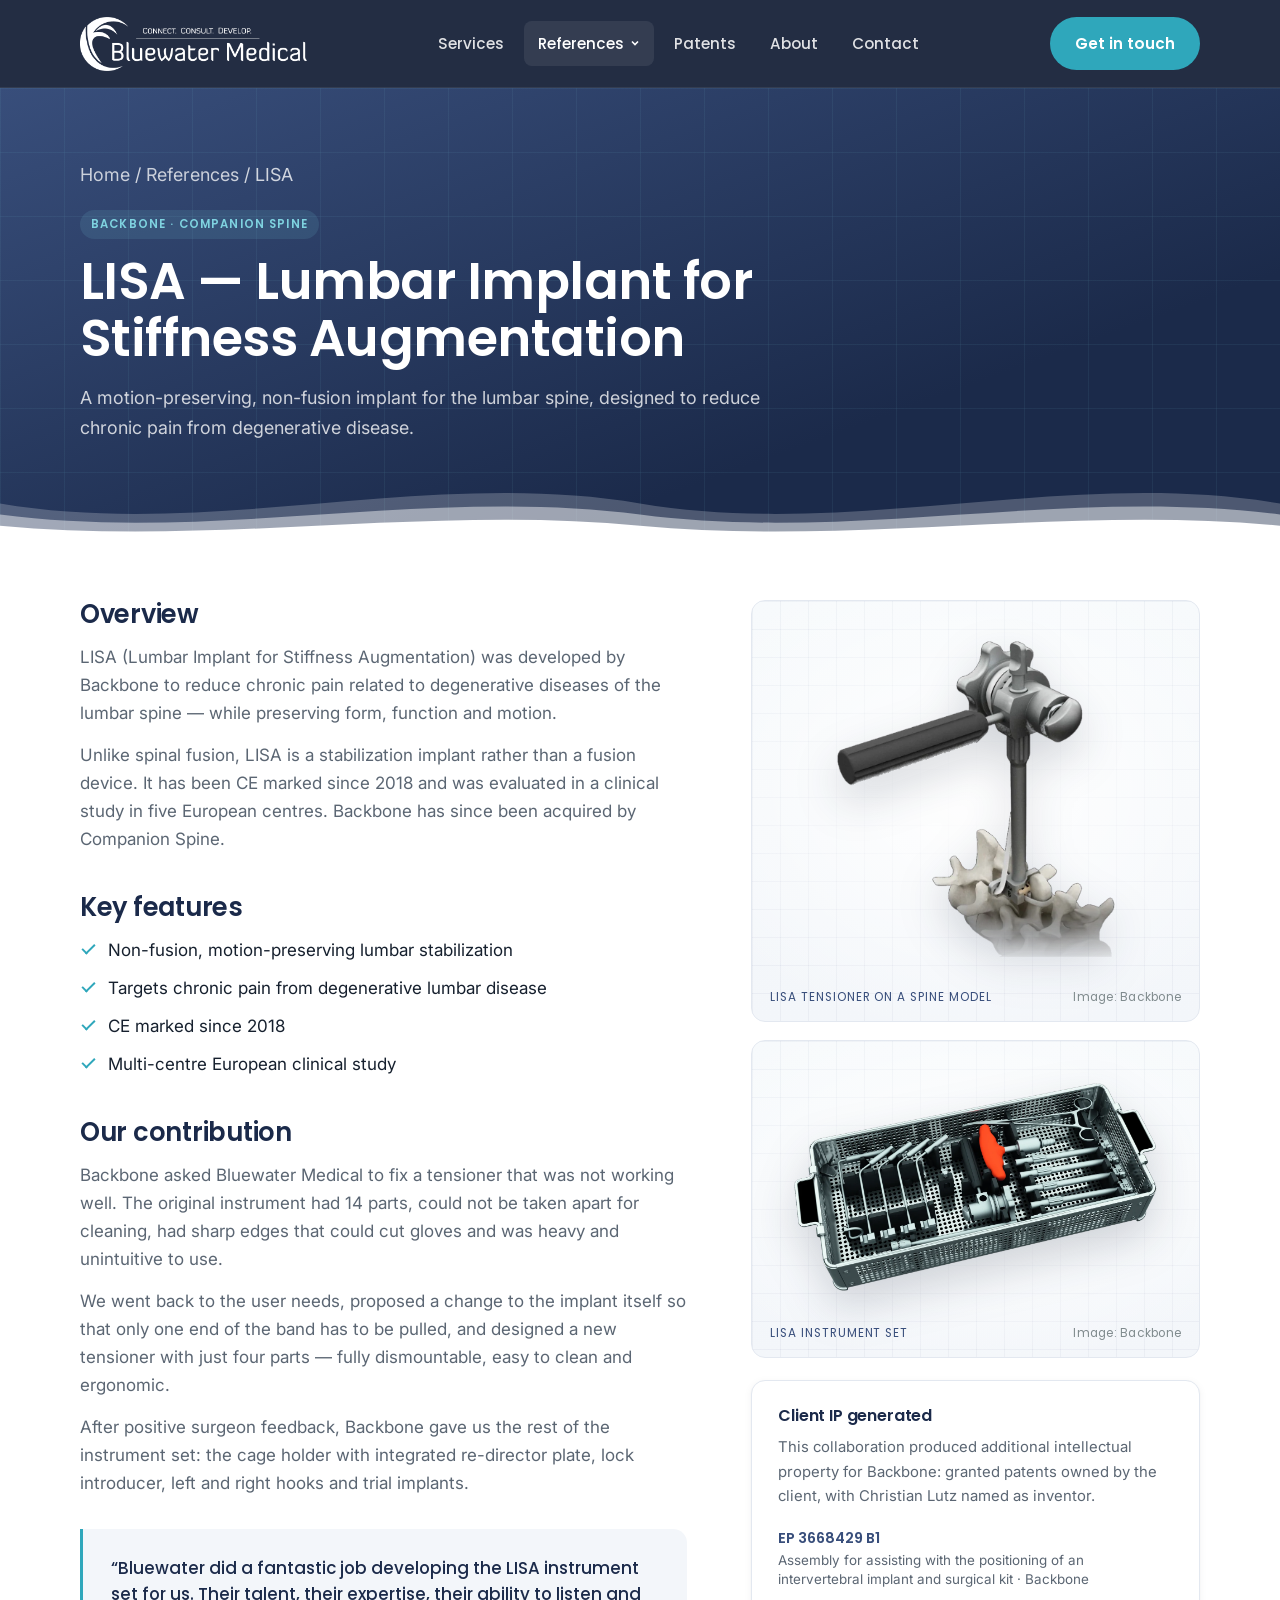
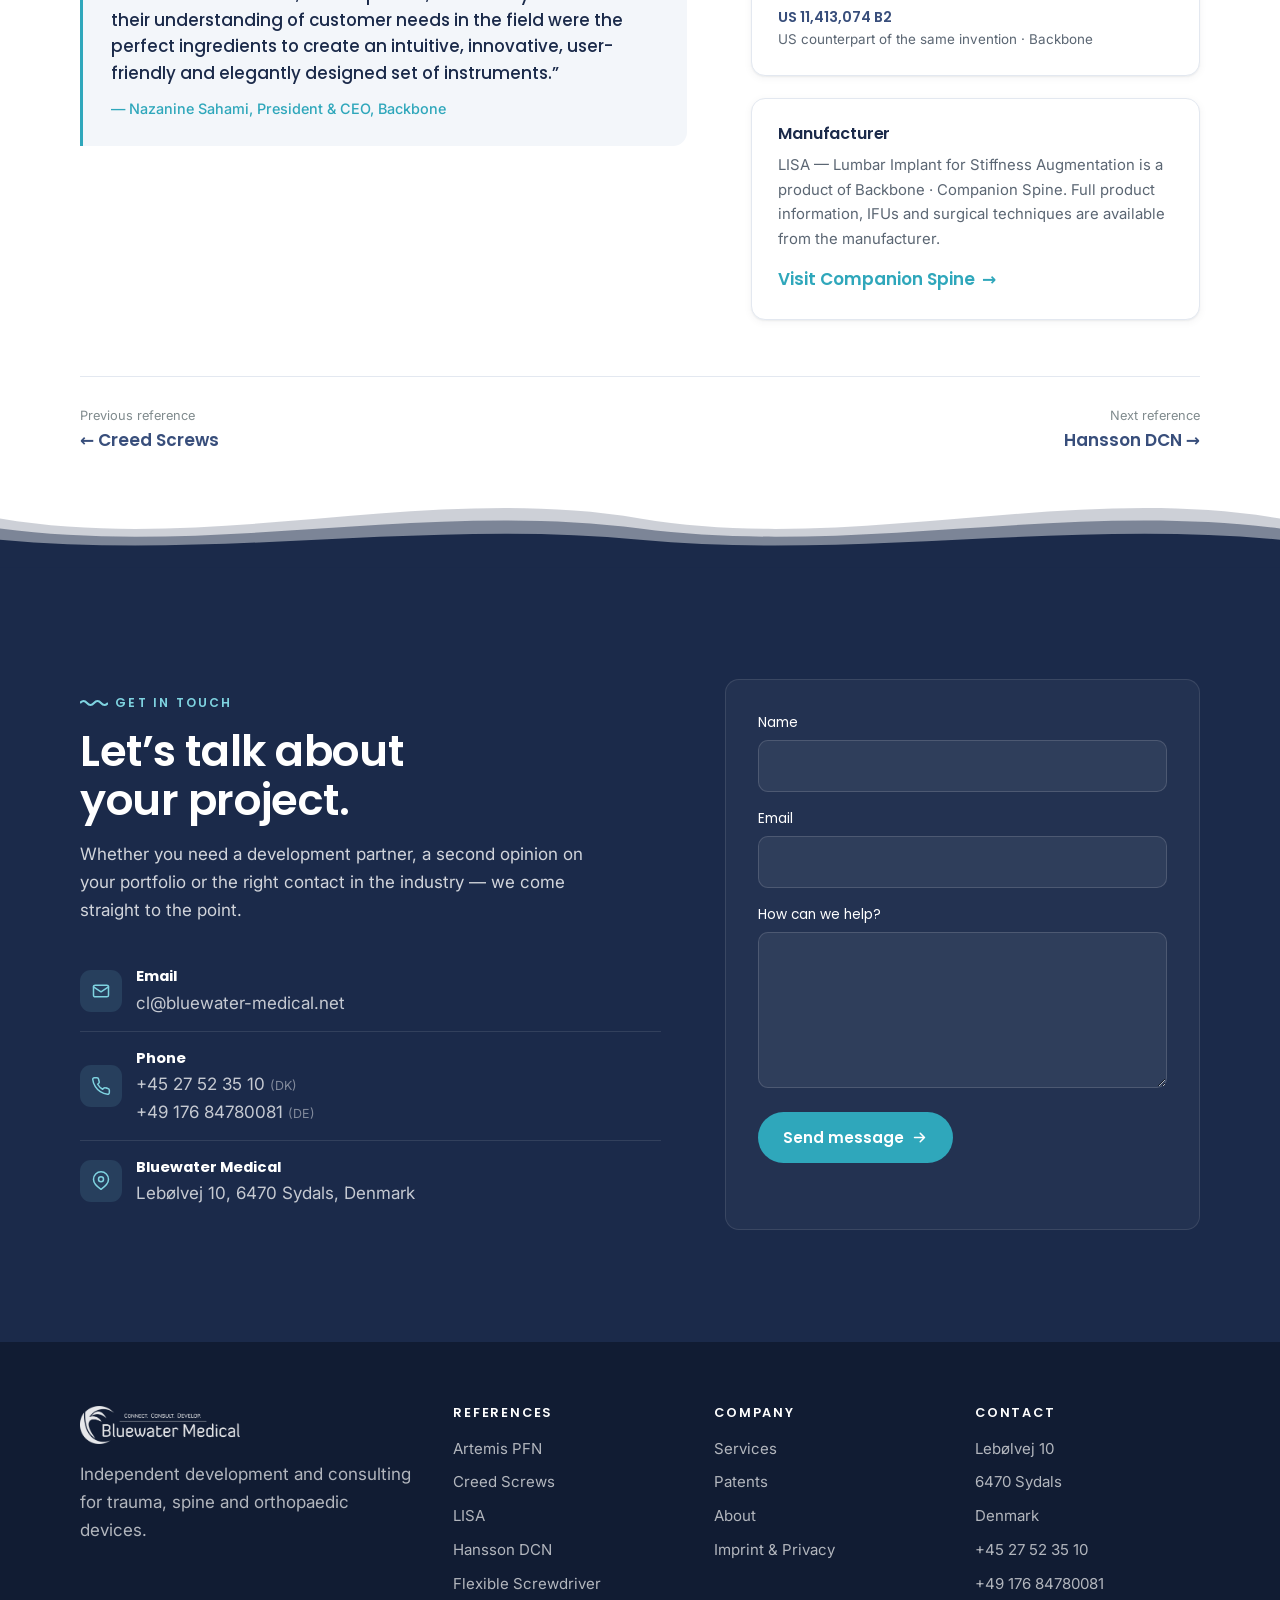
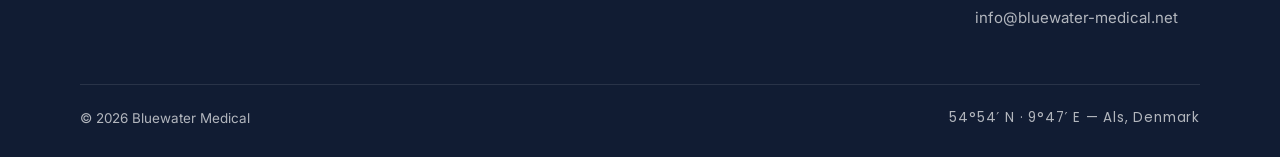
<file: references/lisa/index.html>
<!DOCTYPE html>
<html lang="en">
<head>
<meta name="robots" content="noindex, nofollow">
<meta charset="UTF-8">
<meta name="viewport" content="width=device-width, initial-scale=1">
<title>LISA — Lumbar Implant for Stiffness Augmentation | Bluewater Medical</title>
<meta name="description" content="A motion-preserving, non-fusion implant for the lumbar spine, designed to reduce chronic pain from degenerative disease.">
<link rel="canonical" href="https://bluewater-medical.net/references/lisa/">
<meta property="og:title" content="LISA — Lumbar Implant for Stiffness Augmentation | Bluewater Medical">
<meta property="og:description" content="A motion-preserving, non-fusion implant for the lumbar spine, designed to reduce chronic pain from degenerative disease.">
<meta property="og:type" content="website">
<link rel="icon" href="../../assets/img/favicon.png" type="image/png">
<link rel="preconnect" href="https://fonts.googleapis.com">
<link rel="preconnect" href="https://fonts.gstatic.com" crossorigin>
<link href="https://fonts.googleapis.com/css2?family=Poppins:ital,wght@0,500;0,600;0,700;1,500&family=Inter:wght@400;500;600&display=swap" rel="stylesheet">
<link rel="stylesheet" href="../../assets/css/styles.css">
</head>
<body>
<header class="site-header" id="siteHeader">
  <div class="container nav">
    <a class="brand" href="../../index.html" aria-label="Bluewater Medical home"><img src="../../assets/img/logo.png" alt="Bluewater Medical"></a>
    <ul class="nav-links" id="navLinks">
      <li><a href="../../index.html#services">Services</a></li>
      <li class="has-dropdown"><a href="../../index.html#references" class="active">References <svg class="caret" viewBox="0 0 10 10" fill="none" stroke="currentColor" stroke-width="1.6"><path d="M2 3.5 5 6.5 8 3.5"/></svg></a><div class="dropdown"><a href="../../references/artemis-pfn/index.html"><b>Artemis PFN</b><span>GLW Medical</span></a><a href="../../references/creed-screws/index.html"><b>Creed Screws</b><span>GLW Medical</span></a><a href="../../references/lisa/index.html"><b>LISA</b><span>Backbone · Companion Spine</span></a><a href="../../references/hansson-dcn/index.html"><b>Hansson DCN</b><span>Swemac</span></a><a href="../../references/flexible-screwdriver/index.html"><b>Flexible Screwdriver</b><span>Bluewater Medical development</span></a></div></li>
      <li><a href="../../patents/index.html">Patents</a></li>
      <li><a href="../../about/index.html">About</a></li>
      <li><a href="../../index.html#contact">Contact</a></li>
    </ul>
    <div class="nav-cta"><a class="btn btn--accent" href="../../index.html#contact">Get in touch</a></div>
    <button class="nav-toggle" id="navToggle" aria-label="Toggle menu" aria-expanded="false"><span></span><span></span><span></span></button>
  </div>
</header>
<main>
<section class="page-hero">
  <div class="container">
    <p class="crumbs"><a href="../../index.html">Home</a> / <a href="../../index.html#references">References</a> / LISA</p>
    <span class="tag">Backbone · Companion Spine</span>
    <h1>LISA — Lumbar Implant for Stiffness Augmentation</h1>
    <p>A motion-preserving, non-fusion implant for the lumbar spine, designed to reduce chronic pain from degenerative disease.</p>
  </div>
  <div class="waves waves--bottom" aria-hidden="true"><svg class="w1" viewBox="0 0 2880 100" preserveAspectRatio="none"><path fill="#fff" fill-opacity=".22" d="M0,45 C240,85 480,5 720,45 C960,85 1200,5 1440,45 C1680,85 1920,5 2160,45 C2400,85 2640,5 2880,45 L2880,100 L0,100 Z"/></svg><svg class="w2" viewBox="0 0 2880 100" preserveAspectRatio="none"><path fill="#fff" fill-opacity=".45" d="M0,45 C240,85 480,5 720,45 C960,85 1200,5 1440,45 C1680,85 1920,5 2160,45 C2400,85 2640,5 2880,45 L2880,100 L0,100 Z"/></svg><svg class="w3" viewBox="0 0 2880 100" preserveAspectRatio="none"><path fill="#fff" fill-opacity="1" d="M0,45 C240,85 480,5 720,45 C960,85 1200,5 1440,45 C1680,85 1920,5 2160,45 C2400,85 2640,5 2880,45 L2880,100 L0,100 Z"/></svg></div>
</section>
<section class="section" style="padding-top:48px">
  <div class="container">
    <div class="detail-grid">
      <div class="reveal">
        <h2>Overview</h2>
        <p>LISA (Lumbar Implant for Stiffness Augmentation) was developed by Backbone to reduce chronic pain related to degenerative diseases of the lumbar spine — while preserving form, function and motion.</p><p>Unlike spinal fusion, LISA is a stabilization implant rather than a fusion device. It has been CE marked since 2018 and was evaluated in a clinical study in five European centres. Backbone has since been acquired by Companion Spine.</p>
        <h2>Key features</h2>
        <ul class="ticks"><li>Non-fusion, motion-preserving lumbar stabilization</li><li>Targets chronic pain from degenerative lumbar disease</li><li>CE marked since 2018</li><li>Multi-centre European clinical study</li></ul>
        <h2>Our contribution</h2><p>Backbone asked Bluewater Medical to fix a tensioner that was not working well. The original instrument had 14 parts, could not be taken apart for cleaning, had sharp edges that could cut gloves and was heavy and unintuitive to use.</p><p>We went back to the user needs, proposed a change to the implant itself so that only one end of the band has to be pulled, and designed a new tensioner with just four parts — fully dismountable, easy to clean and ergonomic.</p><p>After positive surgeon feedback, Backbone gave us the rest of the instrument set: the cage holder with integrated re-director plate, lock introducer, left and right hooks and trial implants.</p><blockquote class="testimonial">“Bluewater did a fantastic job developing the LISA instrument set for us. Their talent, their expertise, their ability to listen and their understanding of customer needs in the field were the perfect ingredients to create an intuitive, innovative, user-friendly and elegantly designed set of instruments.”<cite>— Nazanine Sahami, President &amp; CEO, Backbone</cite></blockquote>
      </div>
      <div class="sticky reveal">
        <figure class="shot"><img src="../../assets/img/lisa-tensioner.webp" alt="LISA tensioner on a spine model" loading="lazy"><figcaption><span>LISA tensioner on a spine model</span><span>Image: Backbone</span></figcaption></figure><figure class="shot"><img src="../../assets/img/lisa-instruments.webp" alt="LISA instrument set" loading="lazy"><figcaption><span>LISA instrument set</span><span>Image: Backbone</span></figcaption></figure>
        <div class="aside-card"><h3>Client IP generated</h3><p>This collaboration produced additional intellectual property for Backbone: granted patents owned by the client, with Christian Lutz named as inventor.</p><ul class="patent-refs"><li><a href="https://patents.google.com/patent/EP3668429B1/en" target="_blank" rel="noopener">EP 3668429 B1</a><span>Assembly for assisting with the positioning of an intervertebral implant and surgical kit · Backbone</span></li><li><a href="https://patents.google.com/patent/US11413074B2/en" target="_blank" rel="noopener">US 11,413,074 B2</a><span>US counterpart of the same invention · Backbone</span></li></ul></div>
        <div class="aside-card"><h3>Manufacturer</h3><p>LISA — Lumbar Implant for Stiffness Augmentation is a product of Backbone · Companion Spine. Full product information, IFUs and surgical techniques are available from the manufacturer.</p><a class="link-arrow" href="https://companion-spine.com/" target="_blank" rel="noopener">Visit Companion Spine</a></div>
      </div>
    </div>
    <nav class="pager" aria-label="Reference navigation">
      <a href="../../references/creed-screws/index.html"><small>Previous reference</small>← Creed Screws</a>
      <a href="../../references/hansson-dcn/index.html" style="text-align:right"><small>Next reference</small>Hansson DCN →</a>
    </nav>
  </div>
</section>
<section class="section section--dark" id="contact">
  <div class="waves waves--top" aria-hidden="true"><svg class="w1" viewBox="0 0 2880 100" preserveAspectRatio="none"><path fill="#1b2a4a" fill-opacity=".22" d="M0,45 C240,85 480,5 720,45 C960,85 1200,5 1440,45 C1680,85 1920,5 2160,45 C2400,85 2640,5 2880,45 L2880,100 L0,100 Z"/></svg><svg class="w2" viewBox="0 0 2880 100" preserveAspectRatio="none"><path fill="#1b2a4a" fill-opacity=".45" d="M0,45 C240,85 480,5 720,45 C960,85 1200,5 1440,45 C1680,85 1920,5 2160,45 C2400,85 2640,5 2880,45 L2880,100 L0,100 Z"/></svg><svg class="w3" viewBox="0 0 2880 100" preserveAspectRatio="none"><path fill="#1b2a4a" fill-opacity="1" d="M0,45 C240,85 480,5 720,45 C960,85 1200,5 1440,45 C1680,85 1920,5 2160,45 C2400,85 2640,5 2880,45 L2880,100 L0,100 Z"/></svg></div>
  <div class="container contact-band">
    <div class="reveal">
      <p class="eyebrow" style="color:var(--aqua-300)">Get in touch</p>
      <h2 style="font-size:clamp(1.9rem,3.4vw,2.7rem)">Let’s talk about your project.</h2>
      <p style="margin:16px 0 26px;max-width:520px">Whether you need a development partner, a second opinion on your portfolio or the right contact in the industry — we come straight to the point.</p>
      <ul class="contact-list">
        <li><span class="ic"><svg viewBox="0 0 24 24" fill="none" stroke="currentColor" stroke-width="1.8" stroke-linecap="round" stroke-linejoin="round"><rect x="3" y="5" width="18" height="14" rx="2"/><path d="m3 7 9 6 9-6"/></svg></span><div><b>Email</b><a href="mailto:cl@bluewater-medical.net">cl@bluewater-medical.net</a></div></li>
        <li><span class="ic"><svg viewBox="0 0 24 24" fill="none" stroke="currentColor" stroke-width="1.8" stroke-linecap="round" stroke-linejoin="round"><path d="M22 16.9v3a2 2 0 0 1-2.2 2 19.8 19.8 0 0 1-8.6-3.1 19.5 19.5 0 0 1-6-6A19.8 19.8 0 0 1 2.1 4.2 2 2 0 0 1 4.1 2h3a2 2 0 0 1 2 1.7c.1 1 .4 1.9.7 2.8a2 2 0 0 1-.5 2.1L8 9.9a16 16 0 0 0 6 6l1.3-1.3a2 2 0 0 1 2.1-.4c.9.3 1.8.6 2.8.7a2 2 0 0 1 1.7 2z"/></svg></span><div><b>Phone</b><a href="tel:+4527523510">+45 27 52 35 10</a> <small>(DK)</small><br><a href="tel:+4917684780081">+49 176 84780081</a> <small>(DE)</small></div></li>
        <li><span class="ic"><svg viewBox="0 0 24 24" fill="none" stroke="currentColor" stroke-width="1.8" stroke-linecap="round" stroke-linejoin="round"><path d="M21 10c0 6-9 12-9 12s-9-6-9-12a9 9 0 0 1 18 0z"/><circle cx="12" cy="10" r="3"/></svg></span><div><b>Bluewater Medical</b><span>Lebølvej 10, 6470 Sydals, Denmark</span></div></li>
      </ul>
    </div>
    <form class="contact-form reveal" action="../../contact.php" method="post" data-contact-form>
      <div class="field"><label for="cf-name">Name</label><input id="cf-name" name="name" type="text" autocomplete="name" maxlength="100" required></div>
      <div class="field"><label for="cf-email">Email</label><input id="cf-email" name="email" type="email" autocomplete="email" required></div>
      <div class="field"><label for="cf-msg">How can we help?</label><textarea id="cf-msg" name="message" rows="5" maxlength="5000" required></textarea></div>
      <div class="hp" aria-hidden="true"><label for="cf-web">Website</label><input id="cf-web" name="website" type="text" tabindex="-1" autocomplete="off"></div>
      <button class="btn btn--accent" type="submit">Send message <svg viewBox="0 0 24 24" fill="none" stroke="currentColor" stroke-width="2.2" stroke-linecap="round" stroke-linejoin="round"><path d="M5 12h14M13 6l6 6-6 6"/></svg></button>
      <p class="form-status" role="status" aria-live="polite"></p>
    </form>
  </div>
</section>
</main>
<footer class="site-footer">
  <div class="container">
    <div class="footer-grid">
      <div><img src="../../assets/img/logo.png" alt="Bluewater Medical"><p>Independent development and consulting for trauma, spine and orthopaedic devices.</p></div>
      <div><h4>References</h4><ul><li><a href="../../references/artemis-pfn/index.html">Artemis PFN</a></li><li><a href="../../references/creed-screws/index.html">Creed Screws</a></li><li><a href="../../references/lisa/index.html">LISA</a></li><li><a href="../../references/hansson-dcn/index.html">Hansson DCN</a></li><li><a href="../../references/flexible-screwdriver/index.html">Flexible Screwdriver</a></li></ul></div>
      <div><h4>Company</h4><ul><li><a href="../../index.html#services">Services</a></li><li><a href="../../patents/index.html">Patents</a></li><li><a href="../../about/index.html">About</a></li><li><a href="../../imprint/index.html">Imprint &amp; Privacy</a></li></ul></div>
      <div><h4>Contact</h4><ul><li>Lebølvej 10</li><li>6470 Sydals</li><li>Denmark</li><li><a href="tel:+4527523510">+45 27 52 35 10</a></li><li><a href="tel:+4917684780081">+49 176 84780081</a></li><li><a href="mailto:info@bluewater-medical.net">info@bluewater-medical.net</a></li></ul></div>
    </div>
    <div class="footer-bottom"><span>© <span class="js-year">2026</span> Bluewater Medical</span><span class="coords">54°54′ N · 9°47′ E — Als, Denmark</span></div>
  </div>
</footer>
<script src="../../assets/js/main.js"></script>
</body>
</html>
</file>
<file: assets/css/styles.css>
/* ==========================================================================
   Bluewater Medical — stylesheet
   Brand navy #384e7b + slate #808b8e (from the logo), maritime aqua accent.
   Product photos are cut out and shown on a soft "studio" plate with a faint
   engineering grid, light on pale sections and glowing on navy.
   ========================================================================== */

:root {
  --navy:     #384e7b;
  --navy-700: #2d3f66;
  --navy-800: #22325a;
  --navy-900: #1b2a4a;
  --navy-950: #111c33;
  --aqua:     #2fa7bb;
  --aqua-300: #7fd3e0;
  --slate:    #808b8e;
  --ink:      #16202e;
  --muted:    #5b6673;
  --line:     #e3e8f0;
  --mist:     #f3f6fa;
  --white:    #fff;

  --font-display: "Poppins", "Segoe UI", system-ui, sans-serif;
  --font-text:    "Inter", "Segoe UI", system-ui, sans-serif;

  --maxw: 1200px;
  --gutter: clamp(16px, 4vw, 40px);
  --header-h: 88px;
  --radius: 14px;
  --shadow-sm: 0 1px 2px rgba(17,28,51,.06), 0 2px 8px rgba(17,28,51,.05);
  --shadow:    0 12px 32px rgba(17,28,51,.12);
  --ease: cubic-bezier(.22,.61,.36,1);
}

/* ------------------------------------------------------------------ base */
*, *::before, *::after { box-sizing: border-box; }
* { margin: 0; }
html { scroll-behavior: smooth; scroll-padding-top: var(--header-h); -webkit-text-size-adjust: 100%; }
body { font-family: var(--font-text); color: var(--ink); background: var(--white); line-height: 1.65; font-size: 17px; -webkit-font-smoothing: antialiased; }
img { max-width: 100%; display: block; }
a { color: var(--navy); text-decoration: none; }
h1, h2, h3, h4 { text-wrap: balance; font-family: var(--font-display); line-height: 1.12; font-weight: 600; color: var(--navy-900); letter-spacing: -.01em; }
ul { padding: 0; list-style: none; }
:focus-visible { outline: 3px solid var(--aqua); outline-offset: 2px; border-radius: 6px; }

.container { width: 100%; max-width: var(--maxw); margin-inline: auto; padding-inline: var(--gutter); }
.section { padding: clamp(64px, 9vw, 112px) 0; }
.section--mist { background: var(--mist); }
.section--dark { position: relative; background: var(--navy-900); color: rgba(255,255,255,.8); }
.section--dark h2, .section--dark h3 { color: #fff; }
.eyebrow { font-family: var(--font-display); font-weight: 600; font-size: .76rem; letter-spacing: .18em; text-transform: uppercase; color: var(--aqua); display: inline-flex; align-items: center; gap: .6em; margin-bottom: 14px; }
.eyebrow::before { /* small wave mark */
  content: ""; width: 28px; height: 8px; background: currentColor;
  -webkit-mask: url("data:image/svg+xml,%3Csvg xmlns='http://www.w3.org/2000/svg' viewBox='0 0 28 8'%3E%3Cpath d='M0 4 Q3.5 0 7 4 T14 4 T21 4 T28 4' fill='none' stroke='black' stroke-width='2'/%3E%3C/svg%3E") no-repeat center / contain;
          mask: url("data:image/svg+xml,%3Csvg xmlns='http://www.w3.org/2000/svg' viewBox='0 0 28 8'%3E%3Cpath d='M0 4 Q3.5 0 7 4 T14 4 T21 4 T28 4' fill='none' stroke='black' stroke-width='2'/%3E%3C/svg%3E") no-repeat center / contain;
}
.section-head { max-width: 720px; margin-bottom: clamp(32px, 5vw, 56px); }
.section-head h2 { font-size: clamp(1.9rem, 3.4vw, 2.7rem); }
.section-head p { color: var(--muted); font-size: 1.08rem; margin-top: 14px; }
.section--dark .section-head p { color: rgba(255,255,255,.72); }
.center { text-align: center; margin-inline: auto; }
.center .eyebrow { justify-content: center; }

/* --------------------------------------------------------------- buttons */
.btn { display: inline-flex; align-items: center; gap: .5em; font-family: var(--font-display); font-weight: 600; font-size: .95rem; padding: 13px 24px; border-radius: 999px; border: 1.5px solid transparent; background: var(--navy); color: #fff; cursor: pointer; transition: transform .25s var(--ease), box-shadow .25s var(--ease), background .25s, border-color .25s, color .25s; white-space: nowrap; }
.btn:hover { transform: translateY(-2px); box-shadow: var(--shadow); }
.btn svg { width: 17px; height: 17px; }
.btn--accent { background: var(--aqua); }
.btn--ghost { background: transparent; border-color: rgba(255,255,255,.45); }
.btn--ghost:hover { background: rgba(255,255,255,.1); border-color: #fff; }
.btn--outline { background: transparent; color: var(--navy); border-color: var(--navy); }
.btn--outline:hover { background: var(--navy); color: #fff; }
.link-arrow { font-family: var(--font-display); font-weight: 600; display: inline-flex; align-items: center; gap: .4em; color: var(--aqua); }
.link-arrow::after { content: "→"; transition: transform .25s var(--ease); }
.link-arrow:hover::after { transform: translateX(4px); }

/* ---------------------------------------------------------------- header */
.site-header { position: fixed; inset: 0 0 auto 0; z-index: 50; height: var(--header-h); background: rgba(17,28,51,.92); backdrop-filter: blur(12px); border-bottom: 1px solid rgba(255,255,255,.08); }
.nav { height: 100%; display: flex; align-items: center; justify-content: space-between; gap: 24px; }
.brand img { height: 54px; width: auto; filter: brightness(0) invert(1); }
@media (max-width: 560px) { .brand img { height: 42px; } }
.nav-links { display: flex; align-items: center; gap: 6px; }
.nav-links > li { position: relative; }
.nav-links > li > a { display: inline-flex; align-items: center; gap: 6px; padding: 10px 14px; font-family: var(--font-display); font-weight: 500; font-size: .95rem; color: rgba(255,255,255,.86); border-radius: 8px; transition: color .2s, background .2s; }
.nav-links > li > a:hover, .nav-links > li > a.active { color: #fff; background: rgba(255,255,255,.08); }
.nav-links .caret { width: 10px; height: 10px; transition: transform .2s; }
.dropdown { position: absolute; top: calc(100% + 8px); left: 0; min-width: 300px; background: #fff; border-radius: 12px; box-shadow: var(--shadow); padding: 8px; opacity: 0; visibility: hidden; transform: translateY(6px); transition: .2s var(--ease); }
.has-dropdown:hover .dropdown, .has-dropdown:focus-within .dropdown { opacity: 1; visibility: visible; transform: none; }
.has-dropdown:hover .caret { transform: rotate(180deg); }
.dropdown a { display: block; padding: 10px 14px; border-radius: 8px; color: var(--navy-900); }
.dropdown a:hover { background: var(--mist); }
.dropdown a b { display: block; font-family: var(--font-display); font-weight: 600; font-size: .95rem; }
.dropdown a span { font-size: .8rem; color: var(--slate); }
.nav-toggle { display: none; background: none; border: 0; padding: 8px; cursor: pointer; }
.nav-toggle span { display: block; width: 24px; height: 2px; background: #fff; margin: 5px 0; border-radius: 2px; }
main { padding-top: var(--header-h); }

/* ---------------------------------------------------------- product shot */
.shot {
  position: relative; margin: 0; border-radius: var(--radius); overflow: hidden;
  display: grid; place-items: center; padding: 28px 28px 52px;
  background:
    radial-gradient(70% 60% at 50% 45%, #fff 0%, rgba(255,255,255,0) 100%),
    linear-gradient(rgba(56,78,123,.05) 1px, transparent 1px) 0 0 / 28px 28px,
    linear-gradient(90deg, rgba(56,78,123,.05) 1px, transparent 1px) 0 0 / 28px 28px,
    linear-gradient(180deg, #f7fafc, var(--mist));
  border: 1px solid var(--line);
}
.shot img { width: 100%; height: 100%; max-height: 340px; object-fit: contain; filter: drop-shadow(0 18px 22px rgba(17,28,51,.18)); transition: transform .6s var(--ease); }
.shot figcaption { position: absolute; left: 18px; bottom: 14px; right: 18px; font-family: var(--font-display); font-size: .74rem; letter-spacing: .08em; text-transform: uppercase; color: var(--navy); display: flex; justify-content: space-between; gap: 10px; }
.shot figcaption span:last-child { color: var(--slate); text-transform: none; letter-spacing: .02em; }
.shot--dark { background: radial-gradient(60% 55% at 50% 45%, rgba(127,211,224,.22), transparent 70%), rgba(17,28,51,.55); border-color: rgba(127,211,224,.18); }
.shot--dark img { filter: drop-shadow(0 16px 24px rgba(0,0,0,.45)); }
.shot--dark figcaption { color: var(--aqua-300); }
.shot--dark figcaption span:last-child { color: rgba(255,255,255,.5); }
a:hover .shot img, .band .shot:hover img { transform: scale(1.03); }
.sticky .shot + .shot { margin-top: 18px; }

/* ------------------------------------------------------------------- hero */
.hero { position: relative; overflow: hidden; color: #fff; background: radial-gradient(900px 500px at 85% 10%, rgba(47,167,187,.35), transparent 60%), linear-gradient(160deg, var(--navy) 0%, var(--navy-900) 60%, var(--navy-950) 100%); }
.hero::before { content: ""; position: absolute; inset: 0; background-image: linear-gradient(rgba(127,211,224,.07) 1px, transparent 1px), linear-gradient(90deg, rgba(127,211,224,.07) 1px, transparent 1px); background-size: 64px 64px; mask-image: linear-gradient(100deg, transparent 20%, #000 75%); }
.hero-grid { position: relative; z-index: 2; display: grid; grid-template-columns: 1.1fr .9fr; gap: 40px; align-items: center; min-height: min(72vh, 660px); padding-block: 56px 110px; }
.hero h1 { color: #fff; font-size: clamp(2.3rem, 5vw, 3.9rem); font-weight: 700; line-height: 1.06; }
.hero h1 em { font-style: normal; color: var(--aqua-300); }
.hero p.lead { margin-top: 22px; font-size: clamp(1.08rem, 1.7vw, 1.25rem); color: rgba(255,255,255,.8); max-width: 560px; }
.hero-actions { margin-top: 34px; display: flex; flex-wrap: wrap; gap: 12px; }
.hero-focus { margin-top: 44px; display: flex; flex-wrap: wrap; gap: 10px; }
.hero-focus li { font-family: var(--font-display); font-size: .82rem; letter-spacing: .06em; padding: 7px 14px; border: 1px solid rgba(255,255,255,.22); border-radius: 999px; color: rgba(255,255,255,.85); }
/* hero "drawing sheet": one large figure over two small ones, no overlap */
.hero-sheet { display: grid; grid-template-columns: 1fr 1fr; gap: 14px; }
.hero-sheet .shot { padding: 22px 22px 44px; aspect-ratio: 4 / 3; }
.hero-sheet .shot:first-child { grid-column: 1 / -1; aspect-ratio: 16 / 8; }
.hero-sheet .shot img { position: absolute; top: 18px; left: 18px; width: calc(100% - 36px); height: calc(100% - 56px); max-height: none; object-fit: contain; }
.hero-sheet .shot figcaption { font-size: .66rem; }

/* animated waves: three layers drifting at different speeds */
.waves { position: absolute; left: 0; right: 0; height: 90px; overflow: hidden; pointer-events: none; z-index: 3; }
.waves--bottom { bottom: -1px; }
.waves--top { top: -89px; }
.waves svg { position: absolute; left: 0; bottom: 0; width: 200%; animation: wave-drift linear infinite; }
.waves .w1 { height: 100%; animation-duration: 28s; }
.waves .w2 { height: 78%; animation-duration: 19s; animation-direction: reverse; }
.waves .w3 { height: 56%; animation-duration: 13s; }
@keyframes wave-drift { from { transform: translateX(0); } to { transform: translateX(-50%); } }

/* page hero (subpages) */
.page-hero { position: relative; color: #fff; background: linear-gradient(160deg, var(--navy) 0%, var(--navy-900) 70%); overflow: hidden; }
.page-hero::before { content: ""; position: absolute; inset: 0; background-image: linear-gradient(rgba(127,211,224,.07) 1px, transparent 1px), linear-gradient(90deg, rgba(127,211,224,.07) 1px, transparent 1px); background-size: 64px 64px; }
.page-hero .container { position: relative; z-index: 2; padding-top: 56px; padding-bottom: 110px; }
.page-hero h1 { color: #fff; font-size: clamp(2rem, 4.4vw, 3.2rem); max-width: 820px; }
.page-hero p { color: rgba(255,255,255,.78); font-size: 1.12rem; max-width: 680px; margin-top: 16px; }
.crumbs { font-size: .85rem; color: rgba(255,255,255,.6); margin-bottom: 18px; }
.crumbs a { color: rgba(255,255,255,.75); }
.crumbs a:hover { color: #fff; }
.tag { display: inline-block; font-family: var(--font-display); font-weight: 600; font-size: .72rem; letter-spacing: .1em; text-transform: uppercase; color: var(--aqua); background: rgba(47,167,187,.12); padding: 5px 11px; border-radius: 999px; margin-bottom: 14px; }
.page-hero .tag { color: var(--aqua-300); background: rgba(127,211,224,.12); }

/* --------------------------------------------------------------- services */
.services { display: grid; grid-template-columns: repeat(3, 1fr); gap: 0; border: 1px solid var(--line); border-radius: var(--radius); overflow: hidden; background: #fff; }
.service { padding: 36px 32px; border-right: 1px solid var(--line); }
.service:last-child { border-right: 0; }
.service .num { font-family: var(--font-display); font-weight: 600; color: var(--aqua); font-size: .85rem; letter-spacing: .1em; }
.service h3 { font-size: 1.35rem; margin: 10px 0; }
.service p { color: var(--muted); font-size: .98rem; }

/* ------------------------------------------------------- project bands */
.band { padding: clamp(56px, 8vw, 96px) 0; }
.band:nth-child(odd) { background: var(--mist); }  /* first band continues the grey intro */
.band-grid { display: grid; grid-template-columns: 1fr 1fr; gap: clamp(32px, 6vw, 80px); align-items: center; }
.band:nth-child(even) .band-grid > :last-child { order: -1; }
.band h2 { font-size: clamp(1.7rem, 3vw, 2.4rem); margin-bottom: 14px; }
.band p { color: var(--muted); margin-bottom: 18px; }
.band ul.ticks { margin: 0 0 22px; }
.ip-note { display: inline-flex; flex-wrap: wrap; align-items: baseline; gap: 4px 10px; margin: 0 0 26px; padding: 10px 14px; border-left: 3px solid var(--aqua); background: rgba(47,167,187,.08); border-radius: 0 8px 8px 0; font-size: .92rem; color: var(--muted); }
.ip-note b { font-family: var(--font-display); font-size: .72rem; letter-spacing: .1em; text-transform: uppercase; color: var(--aqua); }
.band .shot { aspect-ratio: 4 / 3; }
.band .shot img { position: absolute; inset: 28px 28px 52px; width: calc(100% - 56px); height: calc(100% - 80px); max-height: none; }

ul.ticks { display: grid; gap: 10px; }
ul.ticks li { position: relative; padding-left: 28px; }
ul.ticks li::before { content: ""; position: absolute; left: 2px; top: .45em; width: 13px; height: 7px; border-left: 2px solid var(--aqua); border-bottom: 2px solid var(--aqua); transform: rotate(-45deg); }

/* ------------------------------------------------------------- quote band */
.quote-band { position: relative; text-align: center; }
.quote-band blockquote { font-family: var(--font-display); font-weight: 500; font-size: clamp(1.2rem, 2.2vw, 1.6rem); line-height: 1.35; color: #fff; max-width: 880px; margin-inline: auto; }
.quote-band cite { display: block; margin-top: 18px; font-style: normal; color: var(--aqua-300); font-family: var(--font-display); letter-spacing: .06em; font-size: .9rem; }

/* ---------------------------------------------------------------- patents */
.patent-teaser { display: grid; grid-template-columns: repeat(4, 1fr); gap: 16px; }
.patent-teaser .shot { aspect-ratio: 1; padding: 22px 22px 44px; }
.patent-teaser .shot img { position: absolute; inset: 18px 18px 44px; width: calc(100% - 36px); height: calc(100% - 62px); max-height: none; }
.patent-teaser .shot figcaption { font-size: .66rem; flex-direction: column; gap: 2px; }
.field-group { margin-bottom: 56px; }
.field-group > h2 { font-size: 1.5rem; margin-bottom: 22px; display: flex; align-items: center; gap: 14px; }
.field-group > h2::after { content: ""; flex: 1; height: 1px; background: var(--line); }
.patent-list { display: grid; grid-template-columns: repeat(2, 1fr); gap: 22px; }
.patent-card { display: grid; grid-template-columns: 220px 1fr; background: #fff; border: 1px solid var(--line); border-radius: var(--radius); overflow: hidden; box-shadow: var(--shadow-sm); }
.patent-card .shot { border-radius: 0; border: 0; border-right: 1px solid var(--line); padding: 18px; }
.patent-card .shot img { max-height: 170px; }
.patent-card .body { padding: 22px 24px; }
.patent-card .no { font-family: var(--font-display); font-size: .78rem; letter-spacing: .06em; color: var(--aqua); font-weight: 600; }
.patent-card h3 { font-size: 1.08rem; margin: 6px 0 8px; }
.patent-card p { color: var(--muted); font-size: .93rem; }
.patent-card--text { grid-template-columns: 1fr; }

/* ------------------------------------------------------------ project page */
.detail-grid { display: grid; grid-template-columns: 1.15fr .85fr; gap: clamp(32px, 5vw, 64px); align-items: start; }
.detail-grid h2 { font-size: 1.6rem; margin: 0 0 14px; }
.detail-grid h2:not(:first-child) { margin-top: 40px; }
.detail-grid p { color: var(--muted); margin-bottom: 14px; }
.aside-card { background: #fff; border: 1px solid var(--line); border-radius: var(--radius); padding: 26px; box-shadow: var(--shadow-sm); margin-top: 22px; }
.aside-card h3 { font-size: 1rem; margin-bottom: 10px; }
.aside-card p { font-size: .93rem; color: var(--muted); margin-bottom: 14px; }
.patent-refs { list-style: none; padding: 0; margin: 0; display: grid; gap: 12px; }
.patent-refs a { font-family: var(--font-display); font-weight: 600; font-size: .9rem; color: var(--navy); }
.patent-refs a:hover { color: var(--aqua); }
.patent-refs span { display: block; font-size: .84rem; color: var(--muted); line-height: 1.45; }
.sticky { position: sticky; top: calc(var(--header-h) + 24px); }
.pager { display: flex; justify-content: space-between; gap: 16px; border-top: 1px solid var(--line); margin-top: 56px; padding-top: 28px; }
.pager a { font-family: var(--font-display); font-weight: 600; }
.pager small { display: block; font-family: var(--font-text); font-weight: 400; color: var(--slate); font-size: .8rem; }

/* ---------------------------------------------------------------- about */
.about-grid { display: grid; grid-template-columns: 340px 1fr; gap: clamp(32px, 5vw, 64px); align-items: start; }
.about-photo img { border-radius: var(--radius); box-shadow: var(--shadow); width: 100%; }
.about-grid h2 { font-size: 1.6rem; margin: 0 0 14px; }
.about-grid h2:not(:first-child) { margin-top: 40px; }
.about-grid p { color: var(--muted); margin-bottom: 14px; }
.timeline { border-left: 2px solid var(--line); margin-left: 6px; }
.timeline li { position: relative; padding: 0 0 24px 26px; }
.timeline li::before { content: ""; position: absolute; left: -7px; top: 6px; width: 12px; height: 12px; border-radius: 50%; background: #fff; border: 2px solid var(--aqua); }
.timeline b { font-family: var(--font-display); color: var(--navy-900); display: block; }
.timeline span { color: var(--muted); font-size: .95rem; }
.facts { display: flex; flex-wrap: wrap; gap: 8px; margin-top: 18px; }
.facts li { background: var(--mist); border: 1px solid var(--line); border-radius: 999px; padding: 6px 14px; font-size: .86rem; color: var(--navy-900); }
.principles { display: grid; grid-template-columns: repeat(2, 1fr); gap: 22px; }
.principle { background: #fff; border: 1px solid var(--line); border-top: 3px solid var(--aqua); border-radius: var(--radius); padding: 26px 28px; }
.principle h3 { font-size: 1.12rem; margin-bottom: 8px; }
.principle p { color: var(--muted); font-size: .97rem; }
.testimonial { margin: 32px 0 0; padding: 26px 28px; background: var(--mist); border-left: 3px solid var(--aqua); border-radius: 0 var(--radius) var(--radius) 0; font-family: var(--font-display); font-weight: 500; font-size: 1.05rem; line-height: 1.55; color: var(--navy-900); }
.testimonial cite { display: block; margin-top: 12px; font-style: normal; font-family: var(--font-text); font-weight: 500; font-size: .9rem; color: var(--aqua); }
.principle blockquote { margin-top: 14px; font-family: var(--font-display); font-style: italic; color: var(--navy); font-size: .95rem; }
.principle cite { display: block; font-style: normal; color: var(--slate); font-size: .8rem; margin-top: 4px; }

/* -------------------------------------------------------------- about teaser */
.teaser { display: grid; grid-template-columns: 280px 1fr; gap: clamp(28px, 5vw, 56px); align-items: center; }
.teaser img { border-radius: var(--radius); box-shadow: var(--shadow); }
.teaser h2 { font-size: clamp(1.6rem, 3vw, 2.2rem); margin-bottom: 14px; }
.teaser p { color: var(--muted); margin-bottom: 20px; }

/* --------------------------------------------------------------- contact */
.contact-band { display: grid; grid-template-columns: 1.1fr .9fr; gap: clamp(32px, 5vw, 64px); align-items: center; }
.contact-list li { display: flex; gap: 14px; align-items: center; padding: 14px 0; border-bottom: 1px solid rgba(255,255,255,.1); }
.contact-list li:last-child { border-bottom: 0; }
.contact-list .ic { flex: 0 0 42px; height: 42px; border-radius: 11px; display: grid; place-items: center; background: rgba(127,211,224,.12); color: var(--aqua-300); }
.contact-list .ic svg { width: 20px; height: 20px; }
.contact-list b { display: block; color: #fff; font-family: var(--font-display); font-size: .92rem; }
.contact-list a, .contact-list span { color: rgba(255,255,255,.75); }
.contact-list a:hover { color: var(--aqua-300); }
.contact-list small { color: rgba(255,255,255,.45); font-size: .78rem; }
.contact-form { background: rgba(255,255,255,.04); border: 1px solid rgba(255,255,255,.1); border-radius: var(--radius); padding: clamp(22px, 3vw, 32px); }
.contact-form .field { margin-bottom: 16px; }
.contact-form label { display: block; font-family: var(--font-display); font-size: .85rem; color: #fff; margin-bottom: 6px; }
.contact-form input, .contact-form textarea { width: 100%; font: inherit; font-size: .98rem; color: #fff; background: rgba(255,255,255,.06); border: 1.5px solid rgba(255,255,255,.14); border-radius: 10px; padding: 12px 14px; transition: border-color .2s, background .2s; }
.contact-form input:focus, .contact-form textarea:focus { outline: none; border-color: var(--aqua); background: rgba(255,255,255,.1); }
.contact-form textarea { resize: vertical; }
.contact-form .hp { position: absolute; left: -9999px; width: 1px; height: 1px; overflow: hidden; }
.contact-form button[disabled] { opacity: .6; cursor: wait; transform: none; }
.form-status { margin-top: 14px; font-size: .92rem; min-height: 1.4em; }
.form-status.ok { color: var(--aqua-300); }
.form-status.err { color: #ffb4a8; }
.coords { font-family: var(--font-display); letter-spacing: .06em; }

/* ------------------------------------------------------------------ legal */
.legal { max-width: 820px; }
.legal h2 { font-size: 1.3rem; margin: 36px 0 12px; }
.legal p { color: var(--muted); margin-bottom: 14px; }
.legal .box { background: var(--mist); border: 1px solid var(--line); border-radius: var(--radius); padding: 22px 26px; }
.legal .box p { margin: 0; color: var(--ink); }

/* ---------------------------------------------------------------- footer */
.site-footer { background: var(--navy-950); color: rgba(255,255,255,.68); padding: 64px 0 28px; }
.footer-grid { display: grid; grid-template-columns: 1.5fr 1fr 1fr 1fr; gap: 36px; }
.site-footer img { height: 38px; filter: brightness(0) invert(1); opacity: .9; margin-bottom: 16px; }
.site-footer h4 { color: #fff; font-size: .8rem; letter-spacing: .14em; text-transform: uppercase; margin-bottom: 16px; }
.site-footer li { margin-bottom: 9px; font-size: .94rem; }
.site-footer a { color: rgba(255,255,255,.68); }
.site-footer a:hover { color: var(--aqua-300); }
.footer-bottom { margin-top: 44px; padding-top: 22px; border-top: 1px solid rgba(255,255,255,.1); display: flex; flex-wrap: wrap; justify-content: space-between; gap: 10px; font-size: .84rem; }

/* ----------------------------------------------------------------- reveal */
.reveal { opacity: 0; transform: translateY(22px); transition: opacity .7s var(--ease), transform .7s var(--ease); }
.reveal.in { opacity: 1; transform: none; }
@media (prefers-reduced-motion: reduce) { .reveal { opacity: 1; transform: none; transition: none; } .waves svg { animation: none; } html { scroll-behavior: auto; } }

/* ------------------------------------------------------------- responsive */
@media (max-width: 980px) {
  .hero-grid, .band-grid, .detail-grid, .about-grid, .teaser, .contact-band { grid-template-columns: 1fr; }
  .band:nth-child(even) .band-grid > :last-child { order: 0; }
  .services { grid-template-columns: 1fr; }
  .service { border-right: 0; border-bottom: 1px solid var(--line); }
  .service:last-child { border-bottom: 0; }
  .patent-list, .principles { grid-template-columns: 1fr; }
  .patent-teaser { grid-template-columns: repeat(2, 1fr); }
  .footer-grid { grid-template-columns: 1fr 1fr; }
  .about-photo, .teaser img { max-width: 320px; }
  .sticky { position: static; }
}
@media (max-width: 820px) {
  .nav-links { display: none; }
  .nav-toggle { display: block; }
  .site-header.open .nav-links { display: flex; flex-direction: column; align-items: stretch; position: absolute; top: var(--header-h); left: 0; right: 0; background: var(--navy-950); padding: 8px var(--gutter) 18px; max-height: calc(100vh - var(--header-h)); overflow-y: auto; }
  .site-header.open .nav-links > li > a { padding: 14px 4px; }
  .dropdown { position: static; opacity: 1; visibility: visible; transform: none; background: transparent; box-shadow: none; padding: 0 0 6px 12px; min-width: 0; }
  .dropdown a { color: rgba(255,255,255,.75); padding: 8px 4px; }
  .dropdown a:hover { background: transparent; color: #fff; }
  .dropdown a span { display: none; }
  .nav-cta { display: none; }
  .hero-sheet .shot:not(:first-child) { display: none; }
  .hero-grid { min-height: 0; }
  .waves { height: 60px; }
  .waves--top { top: -59px; }
}
@media (max-width: 560px) {
  .patent-card { grid-template-columns: 1fr; }
  .patent-card .shot { border-right: 0; border-bottom: 1px solid var(--line); }
  .footer-grid { grid-template-columns: 1fr; }
  .patent-teaser { grid-template-columns: 1fr 1fr; gap: 10px; }
}
</file>
